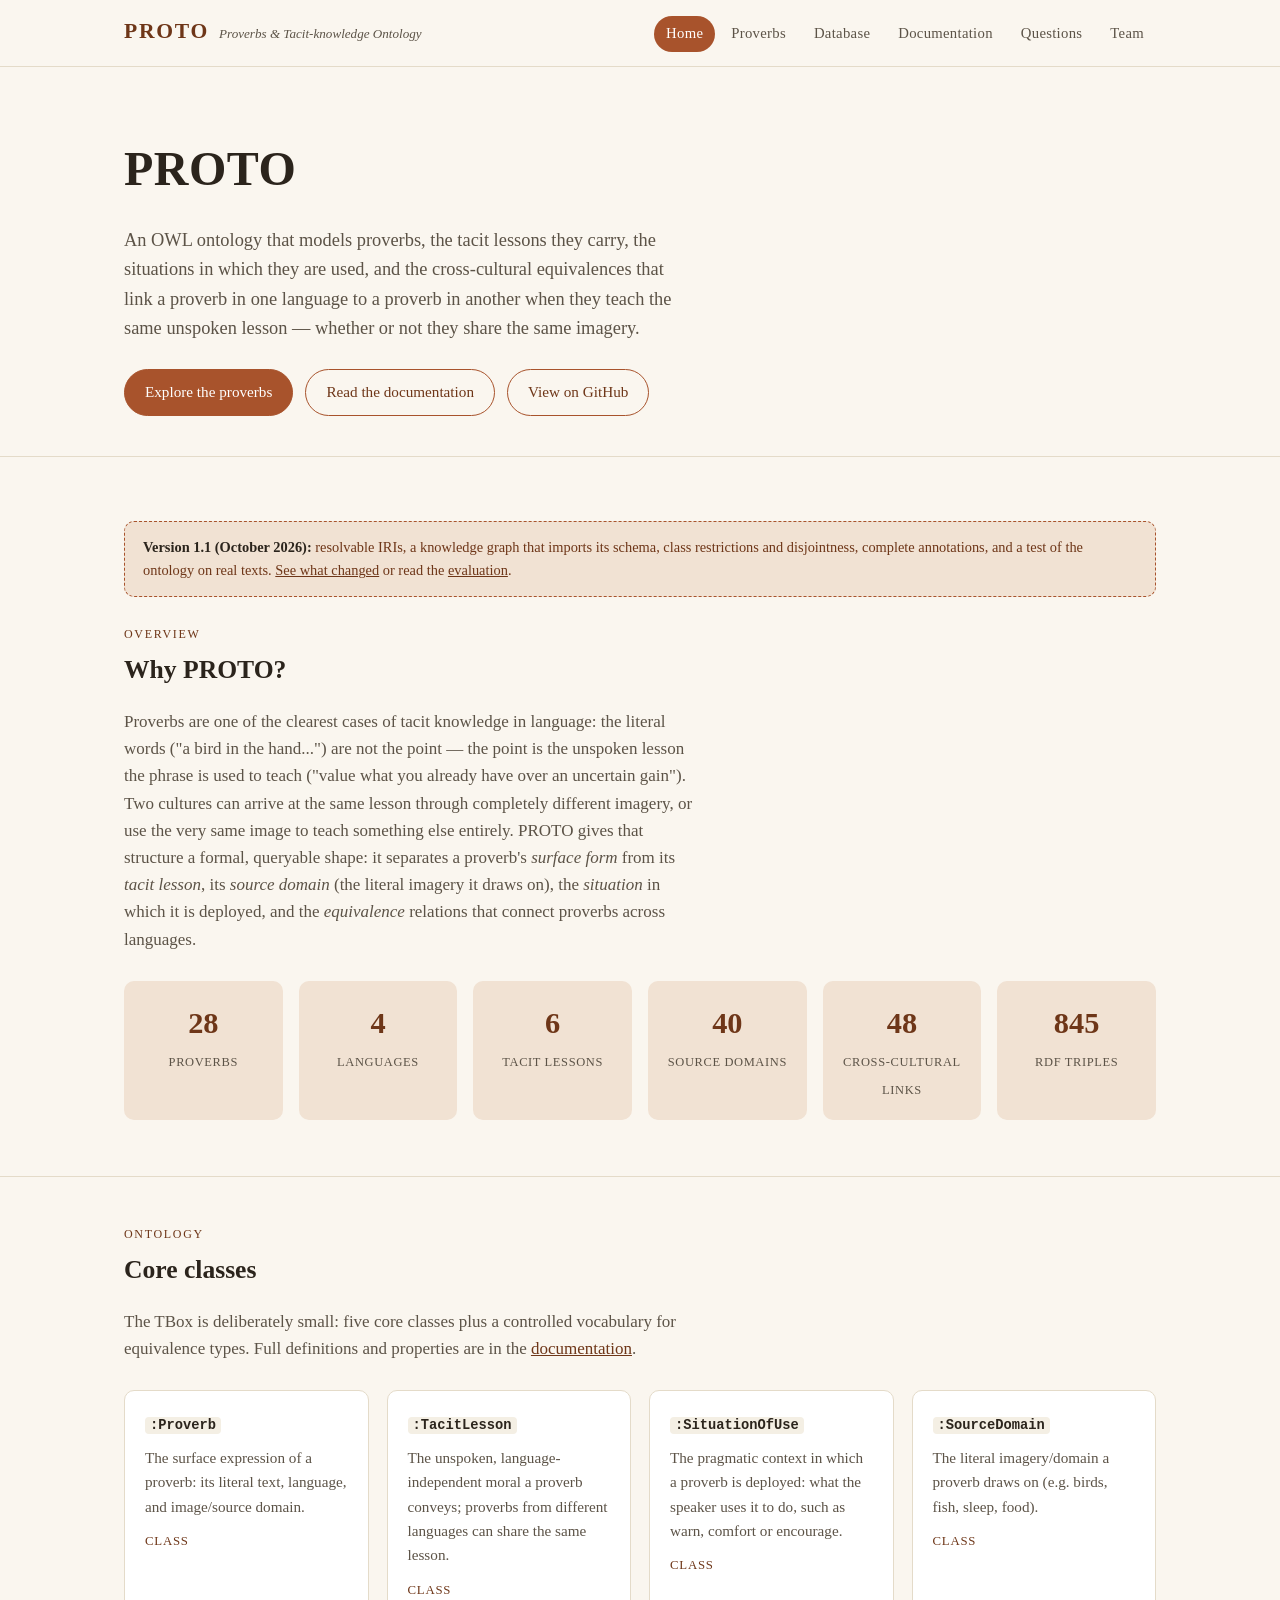
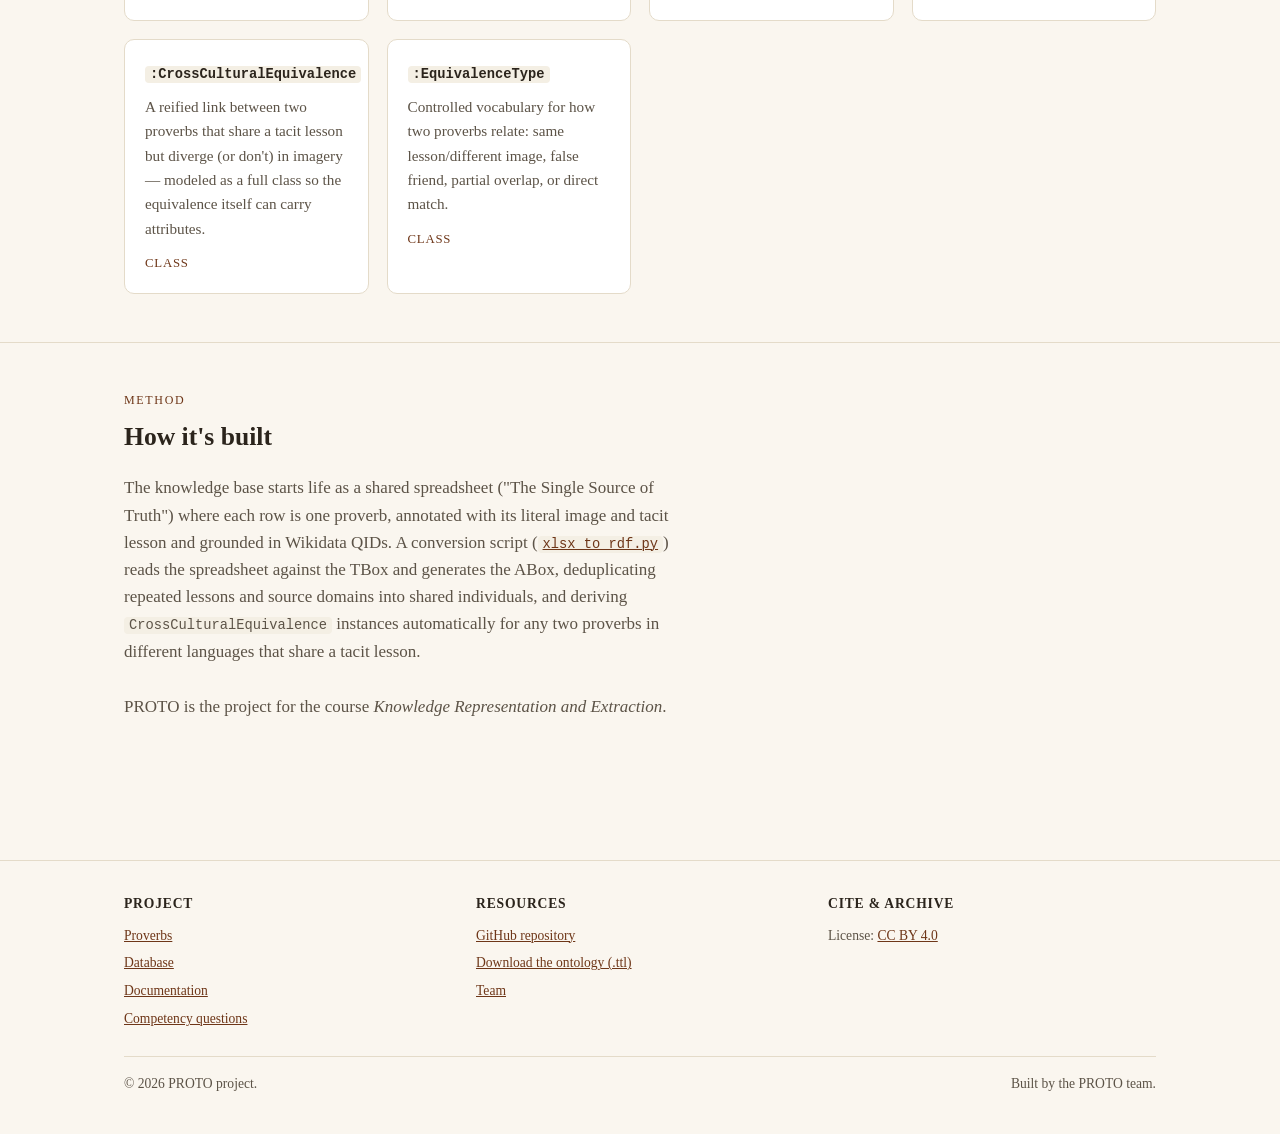
<file: docs/index.html>
<!doctype html>
<html lang="en">
<head>
  <meta charset="utf-8">
  <meta name="viewport" content="width=device-width, initial-scale=1, viewport-fit=cover">
  <title>PROTO — Proverbs &amp; Tacit-knowledge Ontology</title>
  <meta name="description" content="PROTO models proverbs across languages, the unspoken lessons they carry, the situations they're used in, and cross-cultural equivalences between them.">
  <link rel="stylesheet" href="assets/css/style.css">
</head>
<body>

  <header class="site-header">
    <div class="nav-inner">
      <a class="brand" href="index.html">
        <span class="mark">PROTO</span>
        <span class="tagline">Proverbs &amp; Tacit-knowledge Ontology</span>
      </a>
      <nav class="site-nav" aria-label="Main">
        <ul>
          <li><a href="index.html" aria-current="page">Home</a></li>
          <li><a href="proverbs.html">Proverbs</a></li>
          <li><a href="database.html">Database</a></li>
          <li><a href="documentation.html">Documentation</a></li>
          <li><a href="questions.html">Questions</a></li>
          <li><a href="team.html">Team</a></li>
        </ul>
      </nav>
    </div>
  </header>

  <main>
    <section class="hero">
      <div class="wrap">
        <h1>PROTO</h1>
        <p class="lede">
          An OWL ontology that models proverbs, the tacit lessons they carry, the situations
          in which they are used, and the cross-cultural equivalences that link a proverb in
          one language to a proverb in another when they teach the same unspoken lesson —
          whether or not they share the same imagery.
        </p>
        <div class="cta-row">
          <a class="btn solid" href="proverbs.html">Explore the proverbs</a>
          <a class="btn" href="documentation.html">Read the documentation</a>
          <a class="btn" href="https://github.com/callmesevda/KR-Project" target="_blank" rel="noopener">View on GitHub</a>
        </div>
      </div>
    </section>

    <section id="overview">
      <div class="wrap">
        <div class="notice" style="margin-bottom:28px;">
          <strong>Version 1.1 (October 2026):</strong> resolvable IRIs, a knowledge graph that
          imports its schema, class restrictions and disjointness, complete annotations, and
          a test of the ontology on real texts.
          <a href="database.html#v11">See what changed</a> or read the
          <a href="questions.html#evaluation">evaluation</a>.
        </div>
        <p class="section-kicker">Overview</p>
        <h2 class="section-title">Why PROTO?</h2>
        <p class="section-intro">
          Proverbs are one of the clearest cases of tacit knowledge in language: the literal
          words ("a bird in the hand...") are not the point — the point is the unspoken lesson
          the phrase is used to teach ("value what you already have over an uncertain gain").
          Two cultures can arrive at the same lesson through completely different imagery, or
          use the very same image to teach something else entirely. PROTO gives that structure
          a formal, queryable shape: it separates a proverb's <em>surface form</em> from its
          <em>tacit lesson</em>, its <em>source domain</em> (the literal imagery it draws on),
          the <em>situation</em> in which it is deployed, and the <em>equivalence</em> relations
          that connect proverbs across languages.
        </p>

        <div class="stat-row">
          <div class="stat"><span class="num">28</span><span class="label">Proverbs</span></div>
          <div class="stat"><span class="num">4</span><span class="label">Languages</span></div>
          <div class="stat"><span class="num">6</span><span class="label">Tacit lessons</span></div>
          <div class="stat"><span class="num">40</span><span class="label">Source domains</span></div>
          <div class="stat"><span class="num">48</span><span class="label">Cross-cultural links</span></div>
          <div class="stat"><span class="num">845</span><span class="label">RDF triples</span></div>
        </div>
      </div>
    </section>

    <section id="classes">
      <div class="wrap">
        <p class="section-kicker">Ontology</p>
        <h2 class="section-title">Core classes</h2>
        <p class="section-intro">
          The TBox is deliberately small: five core classes plus a controlled vocabulary for
          equivalence types. Full definitions and properties are in the
          <a href="documentation.html">documentation</a>.
        </p>
        <div class="grid">
          <div class="card">
            <h3><code>:Proverb</code></h3>
            <p>The surface expression of a proverb: its literal text, language, and image/source domain.</p>
            <div class="meta">Class</div>
          </div>
          <div class="card">
            <h3><code>:TacitLesson</code></h3>
            <p>The unspoken, language-independent moral a proverb conveys; proverbs from different languages can share the same lesson.</p>
            <div class="meta">Class</div>
          </div>
          <div class="card">
            <h3><code>:SituationOfUse</code></h3>
            <p>The pragmatic context in which a proverb is deployed: what the speaker uses it to do, such as warn, comfort or encourage.</p>
            <div class="meta">Class</div>
          </div>
          <div class="card">
            <h3><code>:SourceDomain</code></h3>
            <p>The literal imagery/domain a proverb draws on (e.g. birds, fish, sleep, food).</p>
            <div class="meta">Class</div>
          </div>
          <div class="card">
            <h3><code>:CrossCulturalEquivalence</code></h3>
            <p>A reified link between two proverbs that share a tacit lesson but diverge (or don't) in imagery — modeled as a full class so the equivalence itself can carry attributes.</p>
            <div class="meta">Class</div>
          </div>
          <div class="card">
            <h3><code>:EquivalenceType</code></h3>
            <p>Controlled vocabulary for how two proverbs relate: same lesson/different image, false friend, partial overlap, or direct match.</p>
            <div class="meta">Class</div>
          </div>
        </div>
      </div>
    </section>

    <section id="pipeline">
      <div class="wrap">
        <p class="section-kicker">Method</p>
        <h2 class="section-title">How it's built</h2>
        <p class="section-intro">
          The knowledge base starts life as a shared spreadsheet ("The Single Source of Truth")
          where each row is one proverb, annotated with its literal image and tacit lesson and
          grounded in Wikidata QIDs. A conversion script
          (<a href="https://github.com/callmesevda/KR-Project/blob/main/xlsx_to_rdf.py" target="_blank" rel="noopener"><code>xlsx_to_rdf.py</code></a>)
          reads the spreadsheet against the TBox and generates the ABox, deduplicating
          repeated lessons and source domains into shared individuals, and deriving
          <code>CrossCulturalEquivalence</code> instances automatically for any two proverbs in
          different languages that share a tacit lesson.
        </p>
        <p class="section-intro">
          PROTO is the project for the course <em>Knowledge Representation and Extraction</em>.
        </p>
      </div>
    </section>
  </main>

  <footer class="site-footer">
    <div class="wrap">
      <div class="footer-cols">
        <div>
          <h4>Project</h4>
          <ul>
            <li><a href="proverbs.html">Proverbs</a></li>
            <li><a href="database.html">Database</a></li>
            <li><a href="documentation.html">Documentation</a></li>
            <li><a href="questions.html">Competency questions</a></li>
          </ul>
        </div>
        <div>
          <h4>Resources</h4>
          <ul>
            <li><a href="https://github.com/callmesevda/KR-Project" target="_blank" rel="noopener">GitHub repository</a></li>
            <li><a href="database.html#downloads">Download the ontology (.ttl)</a></li>
            <li><a href="team.html">Team</a></li>
          </ul>
        </div>
        <div>
          <h4>Cite &amp; archive</h4>
          <ul>
            <li>License: <a href="https://creativecommons.org/licenses/by/4.0/" target="_blank" rel="noopener">CC BY 4.0</a></li>
          </ul>
        </div>
      </div>
      <div class="footer-bottom">
        <span>© 2026 PROTO project.</span>
        <span>Built by the PROTO team.</span>
      </div>
    </div>
  </footer>

</body>
</html>
</file>
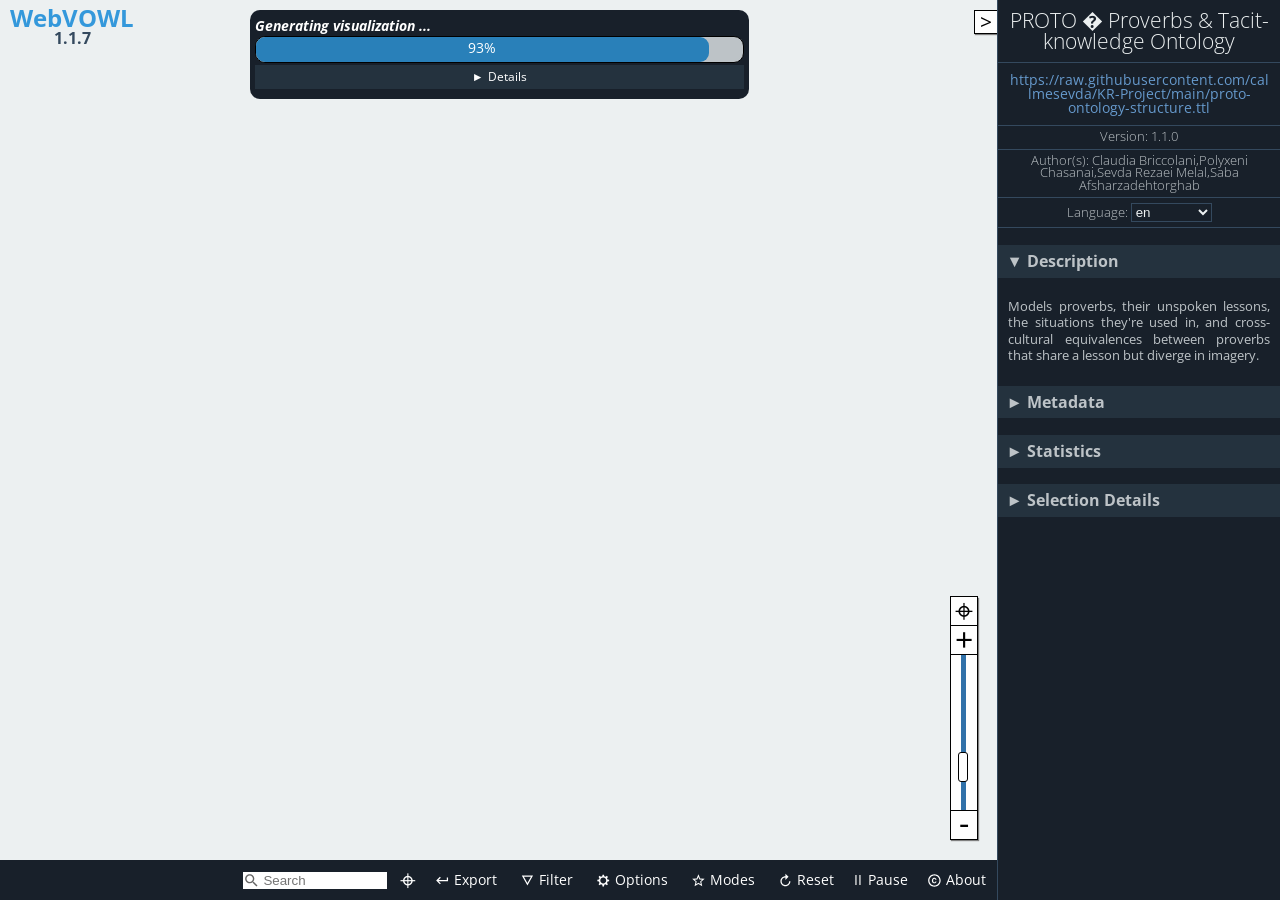
<file: docs/documentation/webvowl/index.html>
<!DOCTYPE html>
<html lang="en-us">

<head>
    <meta charset="utf-8" />
    <meta name="author" content="Vincent Link, Steffen Lohmann, Eduard Marbach, Stefan Negru, Vitalis Wiens" />
    <meta name="keywords" content="webvowl, vowl, visual notation, web ontology language, owl, rdf, ontology visualization, ontologies, semantic web" />
    <meta name="description" content="WebVOWL - Web-based Visualization of Ontologies" />
    <meta name="robots" content="noindex,nofollow" />
    <meta name="viewport" content="width=device-width, initial-scale=1.0, maximum-scale=1.0, user-scalable=no">
    <meta name="apple-mobile-web-app-capable" content="yes">
    <link rel="stylesheet" type="text/css" href="css/webvowl.css" />
    <link rel="stylesheet" type="text/css" href="css/webvowl.app.css" />
    <link rel="icon" href="favicon.ico" type="image/x-icon" />
    <title>WebVOWL</title>
</head>

<body>
    <main>
        <section id="canvasArea">
            <div id="browserCheck" class="hidden">
                WebVOWL does not work properly in Internet Explorer and Microsoft Edge.
                Please use another browser, such as
                <a href="http://www.mozilla.org/firefox/">Mozilla Firefox</a>
                or
                <a href="https://www.google.com/chrome/">Google Chrome</a>,
                to run WebVOWL.
                <label id="killWarning">Hide warning</label>
            </div>

            <div id="logo" class="noselect">
                <h2>WebVOWL
                    <br> <span>1.1.7</span>
                </h2>
            </div>


            <div id="loading-info" class="hidden">
                <div id="loading-progress" style="border-radius: 10px;">
                    <div class="hidden">Loading ontology...</div>
                    <div id="layoutLoadingProgressBarContainer" style="padding-bottom: 0;	white-space: nowrap;	overflow: hidden;	text-overflow: ellipsis;">
                        <h4 id="currentLoadingStep" style="margin: 0;font-style: italic; padding-bottom:0 ;	white-space: nowrap;	overflow: hidden;	text-overflow: ellipsis;">
                            Layout optimization</h4>
                        <div id="progressBarContext">
                            <div id="progressBarValue" class="busyProgressBar"></div>
                        </div>
                    </div>
                    <div id="loadingInfo_msgBox" style="padding-bottom: 0;padding-top:0">
                        <div id="show-loadingInfo-button" class="accordion-trigger noselect">Details</div>
                        <div id="loadingInfo-container">
                            <ul id="bulletPoint_container"></ul>
                        </div>
                    </div>
                    <div>
                        <span id="loadingIndicator_closeButton" class="">Close Warning</span>
                    </div>
                </div>
            </div>

            <div id="additionalInformationContainer">
                <div id="reloadCachedOntology" class="hidden" title="">

                    <svg viewBox="38 -12.5 18 18" class="reloadCachedOntologyIcon btn_shadowed" id="reloadSvgIcon">
                        <g>
                            <text id="svgStringText" dx="5px" dy="-1px" style="font-size:9px;">Reload ontology</text>
                            <path style="fill : #444; stroke-width:0;" d="m 42.277542,5.1367119 c -5.405,0 -10.444,1.577 -14.699,4.282 l -5.75,-5.75 0,16.1100001 16.11,0 -6.395,-6.395 c 3.18,-1.787 6.834,-2.82 10.734,-2.82 12.171,0 22.073,9.902 22.073,22.074 0,2.899 -0.577,5.664 -1.599,8.202 l 4.738,2.762 c 1.47,-3.363 2.288,-7.068 2.288,-10.964 0,-15.164 -12.337,-27.5010001 -27.5,-27.5010001 m 11.5,46.7460001 c -3.179,1.786 -6.826,2.827 -10.726,2.827 -12.171,0 -22.073,-9.902 -22.073,-22.073 0,-2.739 0.524,-5.35 1.439,-7.771 l -4.731,-2.851 c -1.375,3.271 -2.136,6.858 -2.136,10.622 0,15.164 12.336,27.5 27.5,27.5 5.406,0 10.434,-1.584 14.691,-4.289 l 5.758,5.759 0,-16.112 -16.111,0 6.389,6.388 z" transform="matrix(0.20,0,0,0.20,75,-10)">
                            </path>
                        </g>
                    </svg>
                    <span id="reloadCachedOntologyString" class="noselect" style="font-style: italic;font-size: 10px">Loaded cached ontology</span>
                </div>

                <div id="FPS_Statistics" class="hidden debugOption">FPS: 0<br>Nodes: 0<br>Links: 0</div>
                <span class="hidden debugOption" id="modeOfOperationString">mode of operation</span>

            </div>

            <div id="graph"></div>

            <div id="dragDropContainer" class="hidden">
                <div id="drag_dropOverlay"></div>

                <div id="drag_msg">
                    <svg id="drag_svg" style="position: absolute; left:25%;top:25%;width:50%; height:50%">
                        <g id="drag_icon_group">
                            <path id="drag_icon" style="fill : #444; stroke-width:0;" d="m 9.0000002,-8.9899999 -18.0000001,0 c -1.1000001,0 -1.9999991,0.9 -1.9999991,2 l 0,3.99 1.9999991,0 0,-4.01 18.0000001,0 0,14.0299996 -18.0000001,0 0,-4.02 -1.9999991,0 0,4.01 c 0,1.1 0.899999,1.98 1.9999991,1.98 l 18.0000001,0 c 1.1000008,0 2.0000008,-0.88 2.0000008,-1.98 l 0,-13.9999996 c 0,-1.11 -0.9,-2 -2.0000008,-2 z M -1,3.9999997 3.0000001,-3.3898305e-7 -1,-3.9999999 l 0,2.9999996 -9.999999,0 0,1.99999996 9.999999,0 0,3.00000004 z" transform="matrix(5.0,0,0,5.0,0,0)">
                            </path>
                            <path id="drag_icon_drop" class="hidden" style="fill : #444; stroke-width:0;" d="m 8.9900008,8.9999991 0,-18.0000001 c 0,-1.1 -0.9,-1.999999 -2,-1.999999 l -3.99,0 0,1.999999 4.01,0 0,18.0000001 -14.0299996,0 0,-18.0000001 4.02,0 0,-1.999999 -4.01,0 c -1.1,0 -1.98,0.899999 -1.98,1.999999 l 0,18.0000001 c 0,1.1000009 0.88,2.0000009 1.98,2.0000009 l 13.9999996,0 c 1.11,0 2,-0.9 2,-2.0000009 z M -3.9999988,-1.0000011 1.2389831e-6,2.999999 4.0000008,-1.0000011 l -2.9999996,0 0,-9.9999989 -1.99999996,0 0,9.9999989 -3.00000004,0 z" transform="matrix(5.0,0,0,5.0,0,0)">
                            </path>
                        </g>
                    </svg>
                    <span id="drag_msg_text" style="font-size:14px">Drag ontology file here.</span>
                </div>
            </div>
            <div class="noselect">
                <span id="leftSideBarCollapseButton" class="btn_shadowed hidden"> > </span>
            </div>
            <div class="noselect"><span id="sidebarExpandButton" class="btn_shadowed"> > </span></div>

            <div id="containerForLeftSideBar">
                <div id="leftSideBar">
                    <div id="leftSideBarContent" class="hidden">
                        <h2 id="leftHeader">Default Element</h2>
                        <h3 class=" selectedDefaultElement accordion-trigger noselect accordion-trigger-active" id="defaultClass" title="owl:Class">Class: owl:Class
                        </h3>
                        <div id="classContainer" class="accordion-container ">
                        </div>
                        <h3 class="selectedDefaultElement accordion-trigger noselect accordion-trigger-active" title="owl:objectProperty" id="defaultProperty">Property: owl:objectProperty
                        </h3>
                        <div id="propertyContainer" class="accordion-container ">
                        </div>
                        <h3 class="selectedDefaultElement accordion-trigger noselect accordion-trigger-active" title="rdfs:Literal" id="defaultDatatype">Datatype: rdfs:Literal
                        </h3>
                        <div id="datatypeContainer" class="accordion-container ">
                        </div>
                    </div>
                </div>
            </div>
            <div id="menuContainer">
                <!--Ontology Menu-->
                <ul id="m_select" class="toolTipMenu noselect">
                    <li><a href="#foaf" id="foaf">Friend of a Friend (FOAF) vocabulary</a></li>
                    <li><a href="#goodrelations" id="goodrelations">GoodRelations Vocabulary for E-Commerce</a></li>
                    <li><a href="#muto" id="muto">Modular and Unified Tagging Ontology (MUTO)</a></li>
                    <li><a href="#ontovibe" id="ontovibe">Ontology Visualization Benchmark (OntoViBe)</a></li>
                    <li><a href="#personasonto" id="personasonto">Personas Ontology (PersonasOnto)</a></li>
                    <li><a href="#sioc" id="sioc">SIOC (Semantically-Interlinked Online Communities) Core Ontology</a></li>


                    <li class="option" id="converter-option">
                        <form class="converter-form" id="iri-converter-form">
                            <label for="iri-converter-input">Custom Ontology:</label>

                            <input type="text" id="iri-converter-input" placeholder="Enter ontology IRI">
                            <button type="submit" id="iri-converter-button" disabled>Visualize</button>
                        </form>
                        <div class="converter-form">
                            <input class="hidden" type="file" id="file-converter-input" autocomplete="off">
                            <label class="truncate" id="file-converter-label" for="file-converter-input">Select ontology
                                file</label>
                            <button type="submit" id="file-converter-button" disabled>
                                Upload
                            </button>

                        </div>
                        <div id="emptyContainer">
                            <a href="#opts=editorMode=true;#new_ontology1" id="empty" style="pointer-events:none; padding-left:0">Create new ontology</a>
                        </div>
                        <div>
                            <!--<button class="debugOption" type="submit" id="direct-text-input">-->
                            <!--Direct input-->
                            <!--</button>-->
                        </div>
                    </li>

                </ul>
                <!--Export Menu-->
                <ul id="m_export" class="toolTipMenu noselect">
                    <li><a href="#" download id="exportJson">Export as JSON</a></li>
                    <li><a href="#" download id="exportSvg">Export as SVG</a></li>
                    <li><a href="#" download id="exportTex">Export as TeX <label style="font-size: 10px">(alpha)</label></a>
                    </li>
                    <li><a href="#" download id="exportTurtle">Export as TTL <label style="font-size: 10px">(alpha)</label></a>
                    </li>

                    <li class="option" id="emptyLiHover">
                        <div>
                            <form class="converter-form" id="url-copy-form">
                                <label for="exportedUrl">Export as URL:</label>
                                <input type="text" id="exportedUrl" placeholder="#">
                                <button id="copyBt" title="Copy to clipboard">Copy</button>
                            </form>
                        </div>
                    </li>
                </ul>
                <!--Filter Menu-->
                <ul id="m_filter" class="toolTipMenu noselect">
                    <li class="toggleOption" id="datatypeFilteringOption"></li>
                    <li class="toggleOption" id="objectPropertyFilteringOption"></li>
                    <li class="toggleOption" id="subclassFilteringOption"></li>
                    <li class="toggleOption" id="disjointFilteringOption"></li>
                    <li class="toggleOption" id="setOperatorFilteringOption"></li>
                    <li class="slideOption" id="nodeDegreeFilteringOption"></li>
                </ul>
                <!--Options Menu -->
                <ul id="m_config" class="toolTipMenu noselect">
                    <li class="toggleOption" id="zoomSliderOption"></li>

                    <li class="slideOption" id="classSliderOption"></li>
                    <li class="slideOption" id="datatypeSliderOption"></li>
                    <li class="toggleOption" id="dynamicLabelWidth"></li>
                    <li class="slideOption" id="maxLabelWidthSliderOption"></li>
                    <li class="toggleOption" id="nodeScalingOption"></li>
                    <li class="toggleOption" id="compactNotationOption"></li>
                    <li class="toggleOption" id="colorExternalsOption"></li>
                </ul>
                <!--Modes Menu -->
                <ul id="m_modes" class="toolTipMenu noselect">
                    <li class="toggleOption" id="editMode"></li>
                    <li class="toggleOption" id="pickAndPinOption"></li>
                </ul>

                <!--Debug Menu -->
                <ul id="m_debug" class="toolTipMenu noselect">
                    <li class=" toggleOption" id="useAccuracyHelper"></li>
                    <li class=" toggleOption" id="showDraggerObject"></li>
                    <li class=" toggleOption" id="showFPS_Statistics"></li>
                    <li class=" toggleOption" id="showModeOfOperation"></li>
                </ul>


                <!--About Menu-->
                <ul id="m_about" class="toolTipMenu">
                    <li><a href="license.txt" target="_blank">MIT License &copy; 2014-2019</a></li>
                    <li id="credits" class="option">WebVOWL Developers:<br />
                        Vincent Link, Steffen Lohmann, Eduard Marbach, Stefan Negru, Vitalis Wiens
                    </li>
                    <li id="credits" class="option">WIDOCO integration:<br /> Daniel Garijo, Jacobus Geluk
                    </li>

                    <li><a href="http://vowl.visualdataweb.org/webvowl.html#releases" target="_blank">Version: <%= version
                    %><br />(release history)</a></li>

                    <li><a href="http://purl.org/vowl/" target="_blank">VOWL Specification &raquo;</a></li>
                </ul>
                <ul id="m_search" class="toolTipMenu"></ul>
            </div>
            <div class="noselect" id="swipeBarContainer">
                <ul id="menuElementContainer">
                    <li id="c_search" class="inner-addon left-addon">
                        <i class="searchIcon">
                            <svg viewBox="0 0 24 24" height="100%" width="100%" style="pointer-events: none; display: block;">
                                <g>
                                    <path id="magnifyingGlass" style="fill : #666; stroke-width:0;" d="M15.5 14h-.79l-.28-.27C15.41 12.59 16 11.11 16 9.5 16 5.91 13.09 3 9.5 3S3 5.91 3 9.5 5.91 16 9.5 16c1.61 0 3.09-.59 4.23-1.57l.27.28v.79l5 4.99L20.49 19l-4.99-5zm-6 0C7.01 14 5 11.99 5 9.5S7.01 5 9.5 5 14 7.01 14 9.5 11.99 14 9.5 14z">
                                    </path>
                                </g>
                            </svg>
                        </i>
                        <input class="searchInputText" type="text" id="search-input-text" placeholder="Search">
                    </li>
                    <li id="c_locate">
                        <a style="padding: 0 8px 5px 8px;" draggable="false" title="Nothing to locate, enter search term." href="#" id="locateSearchResult">&#8982;
                        </a>
                    </li>
                    <!--
                    <li id="c_select">
                        <a draggable="false" href="#">
                            <i>
                                <svg viewBox="0 0 24 24" class="menuElementSvgElement">
                                    <g>
                                        <path style="fill : #fff; stroke-width:0;" d="M3 15h18v-2H3v2zm0 4h18v-2H3v2zm0-8h18V9H3v2zm0-6v2h18V5H3z" transform="matrix(0.75,0,0,0.75,3.5,2.5)">
                                        </path>
                                    </g>
                                </svg>
                            </i> Ontology</a>
                    </li>-->
                    <li id="c_export"><a draggable="false" href="#">
                            <i>
                                <svg viewBox="0 0 24 24" class="menuElementSvgElement">
                                    <g>
                                        <path style="fill : #fff; stroke-width:0;" d="M19 7v4H5.83l3.58-3.59L8 6l-6 6 6 6 1.41-1.41L5.83 13H21V7z" transform="matrix(0.75,0,0,0.75,3.5,2.5)">
                                        </path>
                                    </g>
                                </svg>
                            </i> Export</a></li>
                    <li id="c_filter"><a draggable="false" href="#">
                            <i>
                                <svg viewBox="0 0 24 24" class="menuElementSvgElement">
                                    <g>
                                        <path style="fill : #fff; stroke-width:0;" d="M3 4l9 16 9-16H3zm3.38 2h11.25L12 16 6.38 6z" transform="matrix(0.75,0,0,0.75,3.5,2.5)">
                                        </path>
                                    </g>
                                </svg>
                            </i>Filter</a></li>
                    <li id="c_config"><a draggable="false" href="#">
                            <i>
                                <svg viewBox="0 0 24 24" class="menuElementSvgElement">
                                    <g>
                                        <path style="fill : #fff; stroke-width:0;" d="m 21.163138,13.127428 0,-2.356764 -2.546629,-0.424622 C 18.439272,9.5807939 18.137791,8.8661419 17.733863,8.218291 L 19.2356,6.116978 17.569296,4.450673 15.466841,5.951269 C 14.818953,5.548483 14.104338,5.24586 13.33909,5.067482 l -0.424622,-2.545488 -2.356764,0 -0.424622,2.545488 C 9.3689769,5.24586 8.6531829,5.548519 8.0053319,5.951269 l -2.102455,-1.500596 -1.666304,1.666305 1.501737,2.101313 c -0.403928,0.6467469 -0.705409,1.3625029 -0.882646,2.127751 l -2.546629,0.424622 0,2.356764 2.546629,0.424622 c 0.177237,0.765248 0.478718,1.4799 0.882646,2.127751 l -1.501737,2.102455 1.666304,1.666304 2.103596,-1.501737 c 0.646747,0.403928 1.362504,0.705409 2.1266091,0.882646 l 0.424622,2.546629 2.356764,0 0.424622,-2.546629 c 0.764106,-0.177237 1.4799,-0.478718 2.127751,-0.882646 l 2.102455,1.501737 1.666304,-1.666304 -1.501737,-2.102455 c 0.403928,-0.647888 0.705409,-1.363645 0.882646,-2.127751 l 2.546629,-0.424622 z m -9.427053,3.535144 c -2.6030431,0 -4.7135241,-2.110517 -4.7135241,-4.713527 0,-2.6030071 2.110518,-4.713525 4.7135241,-4.713525 2.60301,0 4.713527,2.1105179 4.713527,4.713525 0,2.60301 -2.110481,4.713527 -4.713527,4.713527 z" transform="matrix(0.75,0,0,0.75,3.5,2.5)">
                                        </path>
                                    </g>
                                </svg>
                            </i>Options</a>
                    </li>
                    <li id="c_modes"><a draggable="false" href="#">
                            <i>
                                <svg viewBox="0 0 24 24" class="menuElementSvgElement">
                                    <g>
                                        <path style="fill : #fff; stroke-width:0;" d="M22 9.24l-7.19-.62L12 2 9.19 8.63 2 9.24l5.46 4.73L5.82 21 12 17.27 18.18 21l-1.63-7.03L22 9.24zM12 15.4l-3.76 2.27 1-4.28-3.32-2.88 4.38-.38L12 6.1l1.71 4.04 4.38.38-3.32 2.88 1 4.28L12 15.4z" transform="matrix(0.75,0,0,0.75,3.5,2.5)">
                                        </path>
                                    </g>
                                </svg>
                            </i>Modes</a></li>
                    <li id="c_reset"><a draggable="false" id="reset-button" href="#" type="reset">
                            <i>
                                <svg viewBox="0 0 24 24" class="menuElementSvgElement">
                                    <g>
                                        <path style="fill : #fff; stroke-width:0;" d="m 12,5 0,-4 5,5 -5,5 0,-4 c -3.31,0 -6,2.69 -6,6 0,3.31 2.69,6 6,6 3.31,0 6,-2.69 6,-6 l 2,0 c 0,4.42 -3.58,8 -8,8 C 7.58,21 4,17.42 4,13 4,8.58 7.58,5 12,5 Z" transform="matrix(0.75,0,0,0.75,3.5,2.5)">
                                        </path>
                                    </g>
                                </svg>
                            </i>Reset</a></li>
                    <li id="c_pause"><a draggable="false" id="pause-button" href="#" style="padding: 9px 8px 12px 8px;">Pause</a>
                    </li>
                    <li id="c_debug" class="debugOption"><a id="debugMenuHref" draggable="false" href="#">
                            <i>
                                <svg viewBox="0 0 24 24" class="menuElementSvgElement">
                                    <g>
                                        <path style="fill : #fff; stroke-width:0;" d="M 20,8 17.19,8 C 16.74,7.22 16.12,6.55 15.37,6.04 L 17,4.41 15.59,3 13.42,5.17 C 12.96,5.06 12.49,5 12,5 11.51,5 11.04,5.06 10.59,5.17 L 8.41,3 7,4.41 8.62,6.04 C 7.88,6.55 7.26,7.22 6.81,8 L 4,8 4,10 6.09,10 C 6.04,10.33 6,10.66 6,11 l 0,1 -2,0 0,2 2,0 0,1 c 0,0.34 0.04,0.67 0.09,1 L 4,16 l 0,2 2.81,0 c 1.04,1.79 2.97,3 5.19,3 2.22,0 4.15,-1.21 5.19,-3 l 2.81,0 0,-2 -2.09,0 C 17.96,15.67 18,15.34 18,15 l 0,-1 2,0 0,-2 -2,0 0,-1 c 0,-0.34 -0.04,-0.67 -0.09,-1 L 20,10 Z m -4,4 0,3 c 0,0.22 -0.03,0.47 -0.07,0.7 L 15.83,16.35 15.46,17 C 14.74,18.24 13.42,19 12,19 10.58,19 9.26,18.23 8.54,17 L 8.17,16.36 8.07,15.71 C 8.03,15.47 8,15.22 8,15 L 8,11 C 8,10.78 8.03,10.53 8.07,10.3 L 8.17,9.65 8.54,9 C 8.84,8.48 9.26,8.03 9.75,7.69 L 10.32,7.3 11.06,7.12 C 11.37,7.04 11.69,7 12,7 c 0.32,0 0.63,0.04 0.95,0.12 l 0.68,0.16 0.61,0.42 c 0.5,0.34 0.91,0.78 1.21,1.31 l 0.38,0.65 0.1,0.65 C 15.97,10.53 16,10.78 16,11 Z" transform="matrix(0.75,0,0,0.75,3.5,2.5)">
                                        </path>
                                    </g>
                                </svg>
                            </i>
                            Debug</a></li>
                    <li id="c_about"><a draggable="false" href="#">
                            <i>
                                <svg viewBox="0 0 24 24" class="menuElementSvgElement">
                                    <g>
                                        <path style="fill : #fff; stroke-width:0;" d="m 10.08,10.86 c 0.05,-0.33 0.16,-0.62 0.3,-0.87 0.14,-0.25 0.34,-0.46 0.59,-0.62 0.24,-0.15 0.54,-0.22 0.91,-0.23 0.23,0.01 0.44,0.05 0.63,0.13 0.2,0.09 0.38,0.21 0.52,0.36 0.14,0.15 0.25,0.33 0.34,0.53 0.09,0.2 0.13,0.42 0.14,0.64 l 1.79,0 C 15.28,10.33 15.19,9.9 15.02,9.51 14.85,9.12 14.62,8.78 14.32,8.5 14.02,8.22 13.66,8 13.24,7.84 12.82,7.68 12.36,7.61 11.85,7.61 11.2,7.61 10.63,7.72 10.15,7.95 9.67,8.18 9.27,8.48 8.95,8.87 8.63,9.26 8.39,9.71 8.24,10.23 8.09,10.75 8,11.29 8,11.87 l 0,0.27 c 0,0.58 0.08,1.12 0.23,1.64 0.15,0.52 0.39,0.97 0.71,1.35 0.32,0.38 0.72,0.69 1.2,0.91 0.48,0.22 1.05,0.34 1.7,0.34 0.47,0 0.91,-0.08 1.32,-0.23 0.41,-0.15 0.77,-0.36 1.08,-0.63 0.31,-0.27 0.56,-0.58 0.74,-0.94 0.18,-0.36 0.29,-0.74 0.3,-1.15 l -1.79,0 c -0.01,0.21 -0.06,0.4 -0.15,0.58 -0.09,0.18 -0.21,0.33 -0.36,0.46 -0.15,0.13 -0.32,0.23 -0.52,0.3 -0.19,0.07 -0.39,0.09 -0.6,0.1 C 11.5,14.86 11.2,14.79 10.97,14.64 10.72,14.48 10.52,14.27 10.38,14.02 10.24,13.77 10.13,13.47 10.08,13.14 10.03,12.81 10,12.47 10,12.14 l 0,-0.27 c 0,-0.35 0.03,-0.68 0.08,-1.01 z M 12,2 C 6.48,2 2,6.48 2,12 2,17.52 6.48,22 12,22 17.52,22 22,17.52 22,12 22,6.48 17.52,2 12,2 Z m 0,18 C 7.59,20 4,16.41 4,12 4,7.59 7.59,4 12,4 c 4.41,0 8,3.59 8,8 0,4.41 -3.59,8 -8,8 z" transform="matrix(0.75,0,0,0.75,3.5,2.5)">
                                        </path>
                                    </g>
                                </svg>
                            </i>
                            About</a></li>
                </ul>
            </div>
            <div class="noselect" id="scrollRightButton"></div>
            <div class="noselect" id="scrollLeftButton"></div>
            <div id="zoomSlider" class="btn_shadowed">
                <p class="noselect" id="centerGraphButton">&#8982;</p>
                <p class="noselect" id="zoomInButton">+</p>
                <p class="noselect" id="zoomSliderParagraph"></p>
                <p class="noselect" id="zoomOutButton">-</p>
            </div>
        </section>
        <aside id="detailsArea" style="background-color: #18202A;">
            <section id="generalDetailsEdit" class="hidden">
                <h1 id="editHeader" style="font-size: 1.1em;">Editing Options</h1>
                <h3 class="accordion-trigger noselect accordion-trigger-active">Ontology</h3>
                <div>
                    <!--begin of ontology metaData -->
                    <div class="textLineEditWithLabel">
                        <form class="converter-form-Editor " id="titleEditForm">
                            <label class="EditLabelForInput" id="titleEditor-label" for="titleEditor" title="Ontology title as dc:title">Title:</label>
                            <input class="modifiedInputStyle" type="text" id="titleEditor" autocomplete="off" value="">
                        </form>
                    </div>
                    <div class="textLineEditWithLabel">
                        <form class="converter-form-Editor " id="iriEditForm">
                            <label class="EditLabelForInput" id="iriEditor-label" for="iriEditor">IRI:</label>
                            <input type="text" id="iriEditor" autocomplete="off" value="">
                        </form>
                    </div>
                    <div class="textLineEditWithLabel">
                        <form class="converter-form-Editor " id="versionEditForm">
                            <label class="EditLabelForInput" id="versionEditor-label" for="versionEditor" title="Ontology version number as owl:versionInfo">Version:</label>
                            <input type="text" id="versionEditor" value="" autocomplete="off">
                        </form>
                    </div>
                    <div class="textLineEditWithLabel">
                        <form class="converter-form-Editor " id="authorsEditForm">
                            <label class="EditLabelForInput" id="authorsEditor-label" for="authorsEditor" title="Ontology authors as dc:creator">Authors:</label>
                            <input type="text" id="authorsEditor" value="" autocomplete="off">
                        </form>
                    </div>
                    <h4 class="subAccordion accordion-trigger noselect">Prefix</h4>
                    <div class="subAccordionDescription" id="containerForPrefixURL">
                        <div id="prefixURL_Description">
                            <span class="boxed ">Prefix</span>
                            <span class="boxed">IRI</span>
                        </div>
                        <div id="prefixURL_Container"></div>
                        <div align="center" id="containerForAddPrefixButton">
                            <button id="addPrefixButton">Add Prefix</button>
                        </div>
                    </div>
                </div>
                <!--end of ontology metaData -->

                <h3 class="accordion-trigger noselect">Description</h3>
                <div>
                    <textarea rows="4" cols="25" title="Ontology description as dc:description" class="descriptionTextClass" id="descriptionEditor"></textarea>
                </div>
                <h3 class="accordion-trigger noselect accordion-trigger-active">Selected Element</h3>
                <div>
                    <div id="selectedElementProperties" class="hidden">
                        <div class="textLineEditWithLabel">
                            <form class="converter-form-Editor " id="element_iriEditForm">
                                <label class="EditLabelForInput" id="element_iriEditor-label" for="element_iriEditor">IRI:</label>
                                <input type="text" id="element_iriEditor" autocomplete="off" value="">
                            </form>
                        </div>
                        <div class="textLineEditWithLabel">
                            <form class="converter-form-Editor " id="element_labelEditForm">
                                <label class="EditLabelForInput" id="element_labelEditor-label" for="element_labelEditor">Label:</label>
                                <input type="text" id="element_labelEditor" autocomplete="off" value="">
                            </form>
                        </div>
                        <div class="textLineEditWithLabel">
                            <form class="converter-form-Editor" id="typeEditForm">
                                <label class="EditLabelForInput" id="typeEditor-label" for="typeEditor">Type:</label>
                                <select id="typeEditor" class="dropdownMenuClass"></select>
                            </form>
                            <form class="converter-form-Editor" id="typeEditForm_datatype">
                                <label class="EditLabelForInput" id="typeEditor_datatype-label" for="typeEditor_datatype">Datatype:</label>
                                <select id="typeEditor_datatype" class="dropdownMenuClass"></select>
                            </form>
                        </div>
                        <div class="textLineEditWithLabel" id="property_characteristics_Container"> Characteristics:
                            <div id="property_characteristics_Selection" style="padding-top:2px;"></div>
                        </div>

                    </div>
                    <div id="selectedElementPropertiesEmptyHint">
                        Select an element in the visualization.
                    </div>
                </div>

            </section>
            <section id="generalDetails" class="hidden">
                <h1 id="title"></h1>
                <span><a id="about" href=""></a></span>
                <h5>Version: <span id="version"></span></h5>
                <h5>Author(s): <span id="authors"></span></h5>
                <h5>
                    <label>Language: <select id="language" name="language" size="1"></select></label>
                </h5>
                <h3 class="accordion-trigger noselect accordion-trigger-active">Description</h3>
                <div class="accordion-container scrollable">
                    <p id="description"></p>
                </div>
                <h3 class="accordion-trigger noselect">Metadata</h3>
                <div id="ontology-metadata" class="accordion-container"></div>
                <h3 class="accordion-trigger noselect">Statistics</h3>
                <div class="accordion-container">
                    <p class="statisticDetails">Classes: <span id="classCount"></span></p>
                    <p class="statisticDetails">Object prop.: <span id="objectPropertyCount"></span></p>
                    <p class="statisticDetails">Datatype prop.: <span id="datatypePropertyCount"></span></p>
                    <div class="small-whitespace-separator"></div>
                    <p class="statisticDetails">Individuals: <span id="individualCount"></span></p>
                    <div class="small-whitespace-separator"></div>
                    <p class="statisticDetails">Nodes: <span id="nodeCount"></span></p>
                    <p class="statisticDetails">Edges: <span id="edgeCount"></span></p>
                </div>
                <h3 class="accordion-trigger noselect" id="selection-details-trigger">Selection Details</h3>
                <div class="accordion-container" id="selection-details">
                    <div id="classSelectionInformation" class="hidden">
                        <p class="propDetails">Name: <span id="name"></span></p>
                        <p class="propDetails">Type: <span id="typeNode"></span></p>
                        <p class="propDetails">Equiv.: <span id="classEquivUri"></span></p>
                        <p class="propDetails">Disjoint: <span id="disjointNodes"></span></p>
                        <p class="propDetails">Charac.: <span id="classAttributes"></span></p>
                        <p class="propDetails">Individuals: <span id="individuals"></span></p>
                        <p class="propDetails">Description: <span id="nodeDescription"></span></p>
                        <p class="propDetails">Comment: <span id="nodeComment"></span></p>
                    </div>
                    <div id="propertySelectionInformation" class="hidden">
                        <p class="propDetails">Name: <span id="propname"></span></p>
                        <p class="propDetails">Type: <span id="typeProp"></span></p>
                        <p id="inverse" class="propDetails">Inverse: <span></span></p>
                        <p class="propDetails">Domain: <span id="domain"></span></p>
                        <p class="propDetails">Range: <span id="range"></span></p>
                        <p class="propDetails">Subprop.: <span id="subproperties"></span></p>
                        <p class="propDetails">Superprop.: <span id="superproperties"></span></p>
                        <p class="propDetails">Equiv.: <span id="propEquivUri"></span></p>
                        <p id="infoCardinality" class="propDetails">Cardinality: <span></span></p>
                        <p id="minCardinality" class="propDetails">Min. cardinality: <span></span></p>
                        <p id="maxCardinality" class="propDetails">Max. cardinality: <span></span></p>
                        <p class="propDetails">Charac.: <span id="propAttributes"></span></p>
                        <p class="propDetails">Description: <span id="propDescription"></span></p>
                        <p class="propDetails">Comment: <span id="propComment"></span></p>
                    </div>
                    <div id="noSelectionInformation">
                        <p><span>Select an element in the visualization.</span></p>
                    </div>
                </div>
            </section>
        </aside>
        <div id="blockGraphInteractions" class="hidden"></div>
        <div id="WarningErrorMessagesContainer" class="">
            <div id="WarningErrorMessages" class="">
            </div>
        </div>

        <div id="DirectInputContent" class="hidden">
            <div id="direct-text-input-container">
                <textarea rows="4" cols="25" title="Direct Text input as JSON(experimental)" class="directTextInputStyle" id="directInputTextArea"></textarea>
                <div id="di_controls">
                    <ul>
                        <li>
                            <button id="directUploadBtn">Upload</button>
                        </li>
                        <li>
                            <button id="close_directUploadBtn">Close</button>
                        </li>
                        <li id="Error_onLoad" class="hidden">Some text if ERROR</li>
                    </ul>
                </div>
            </div>


        </div>


    </main>
    <script src="js/d3.min.js"></script>
    <script src="js/webvowl.js"></script>
    <script src="js/webvowl.app.js"></script>
    <script>
        window.onload = webvowl.app().initialize;
    </script>
</body>

</html>
</file>
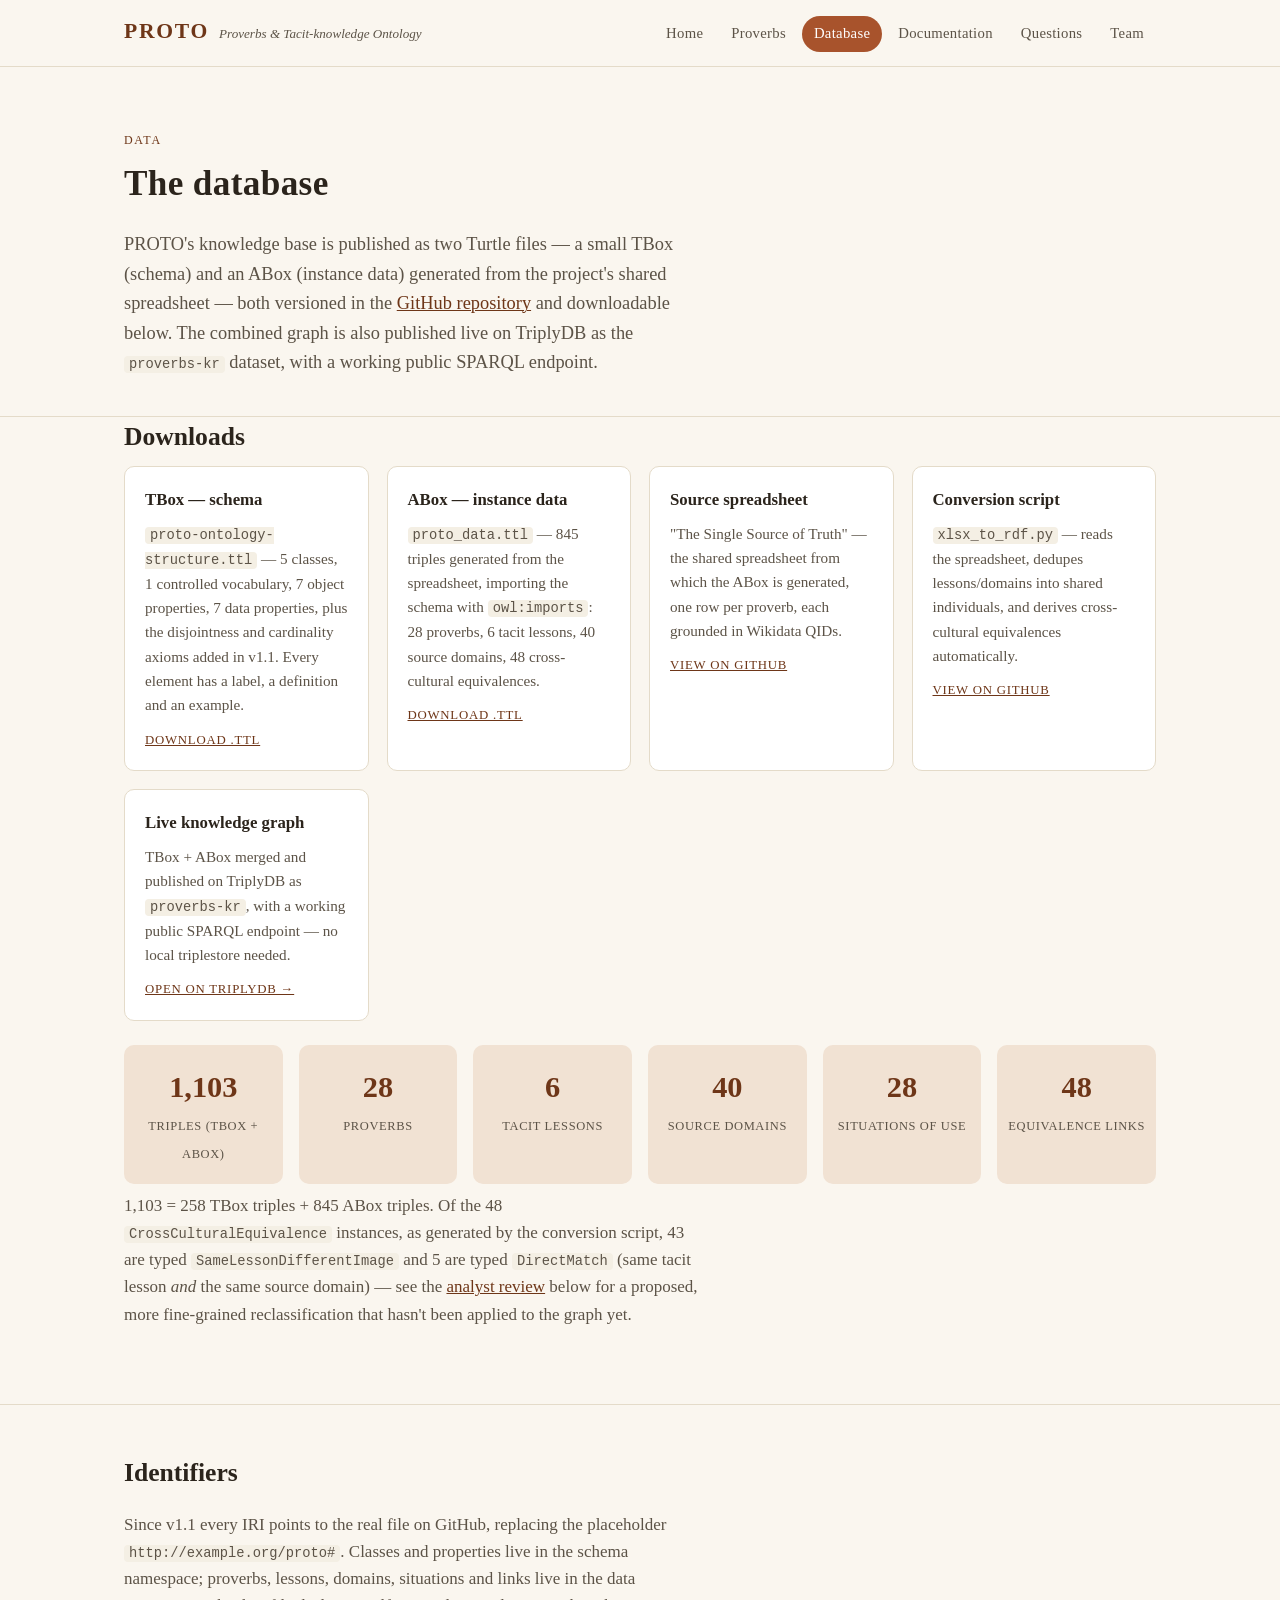
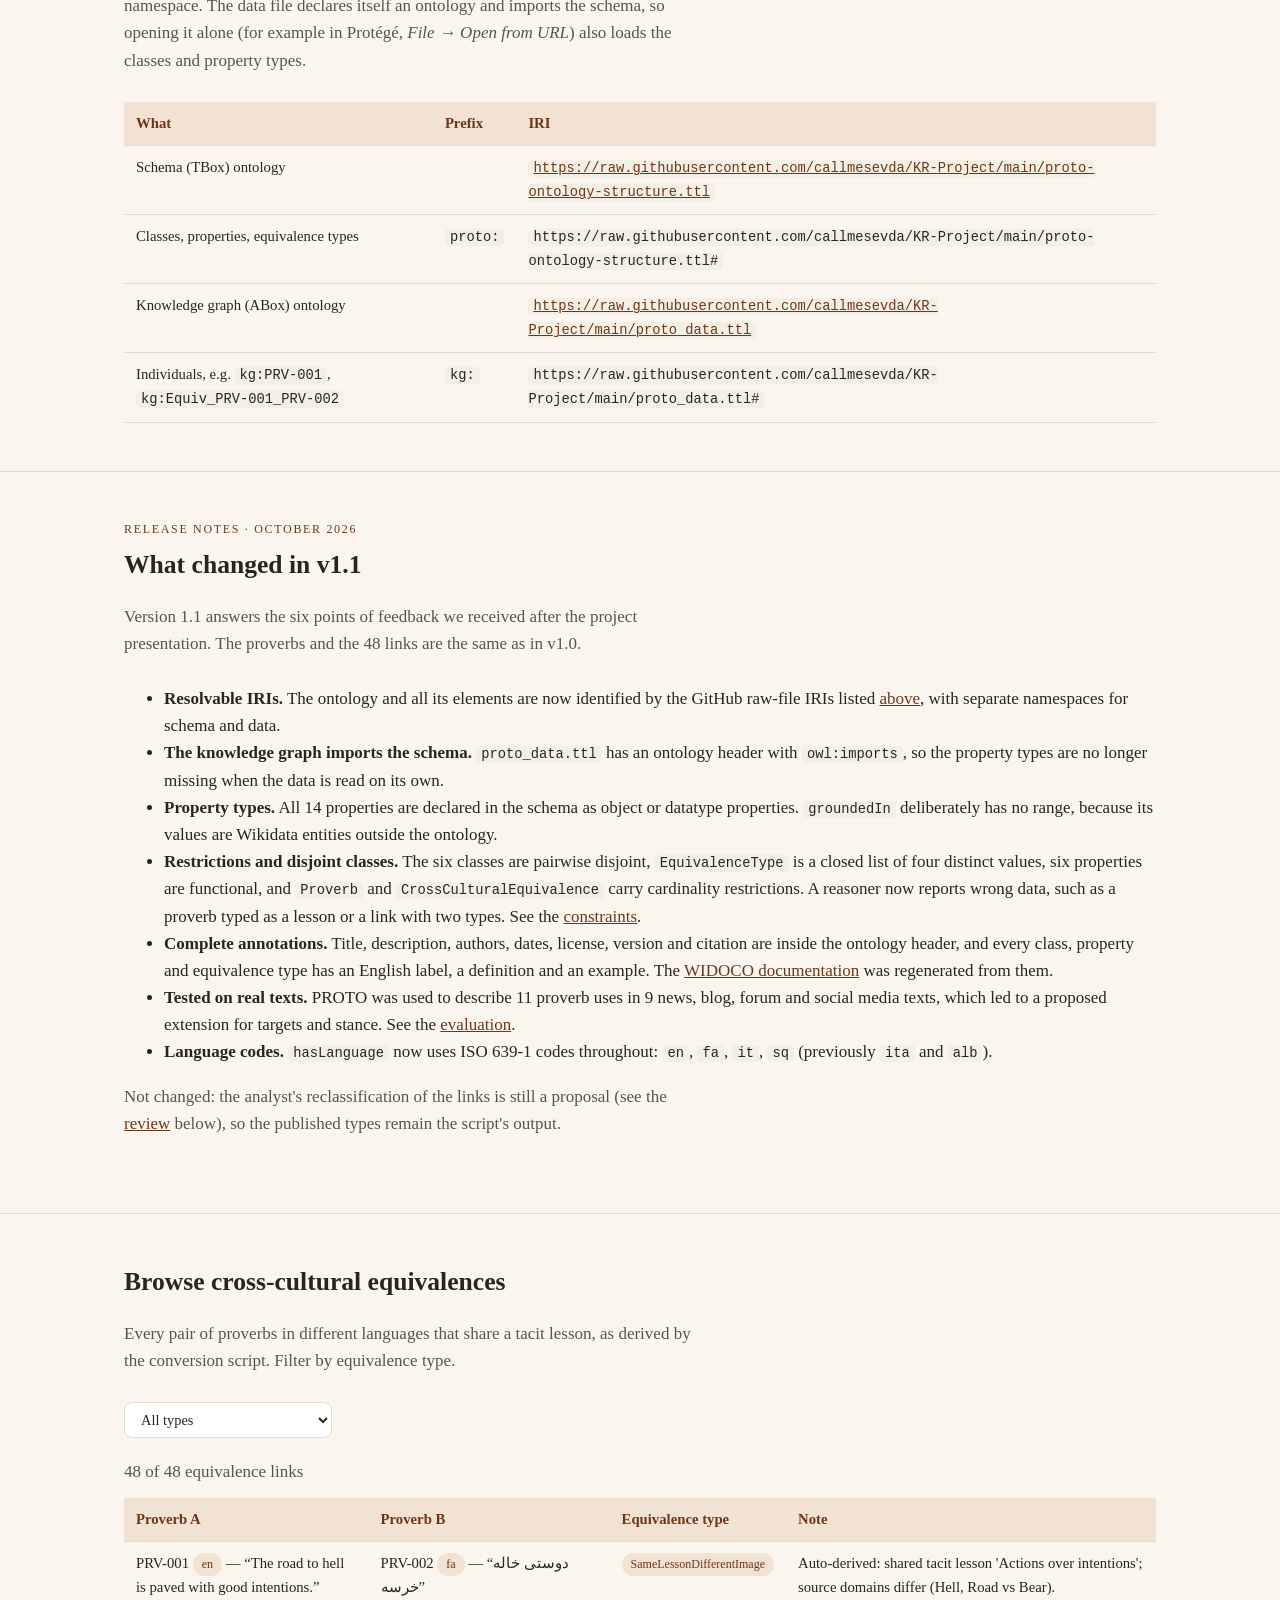
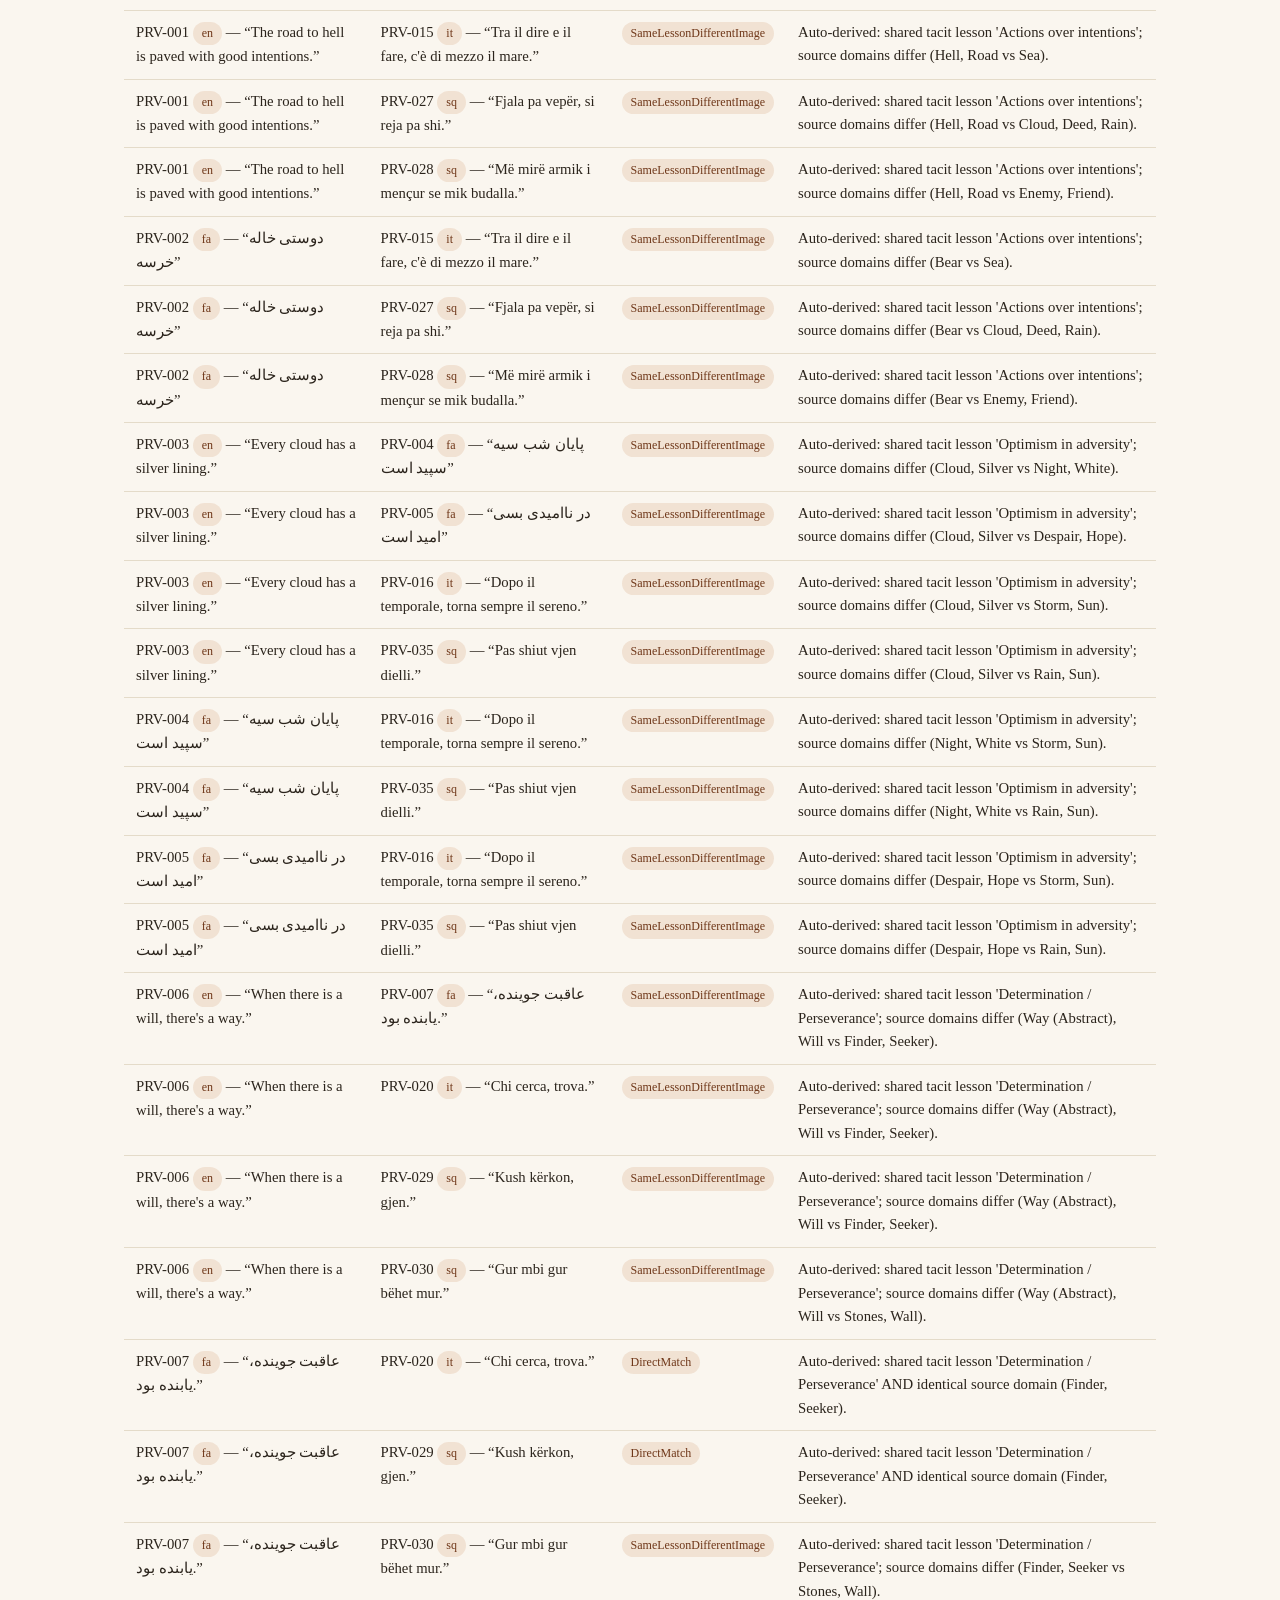
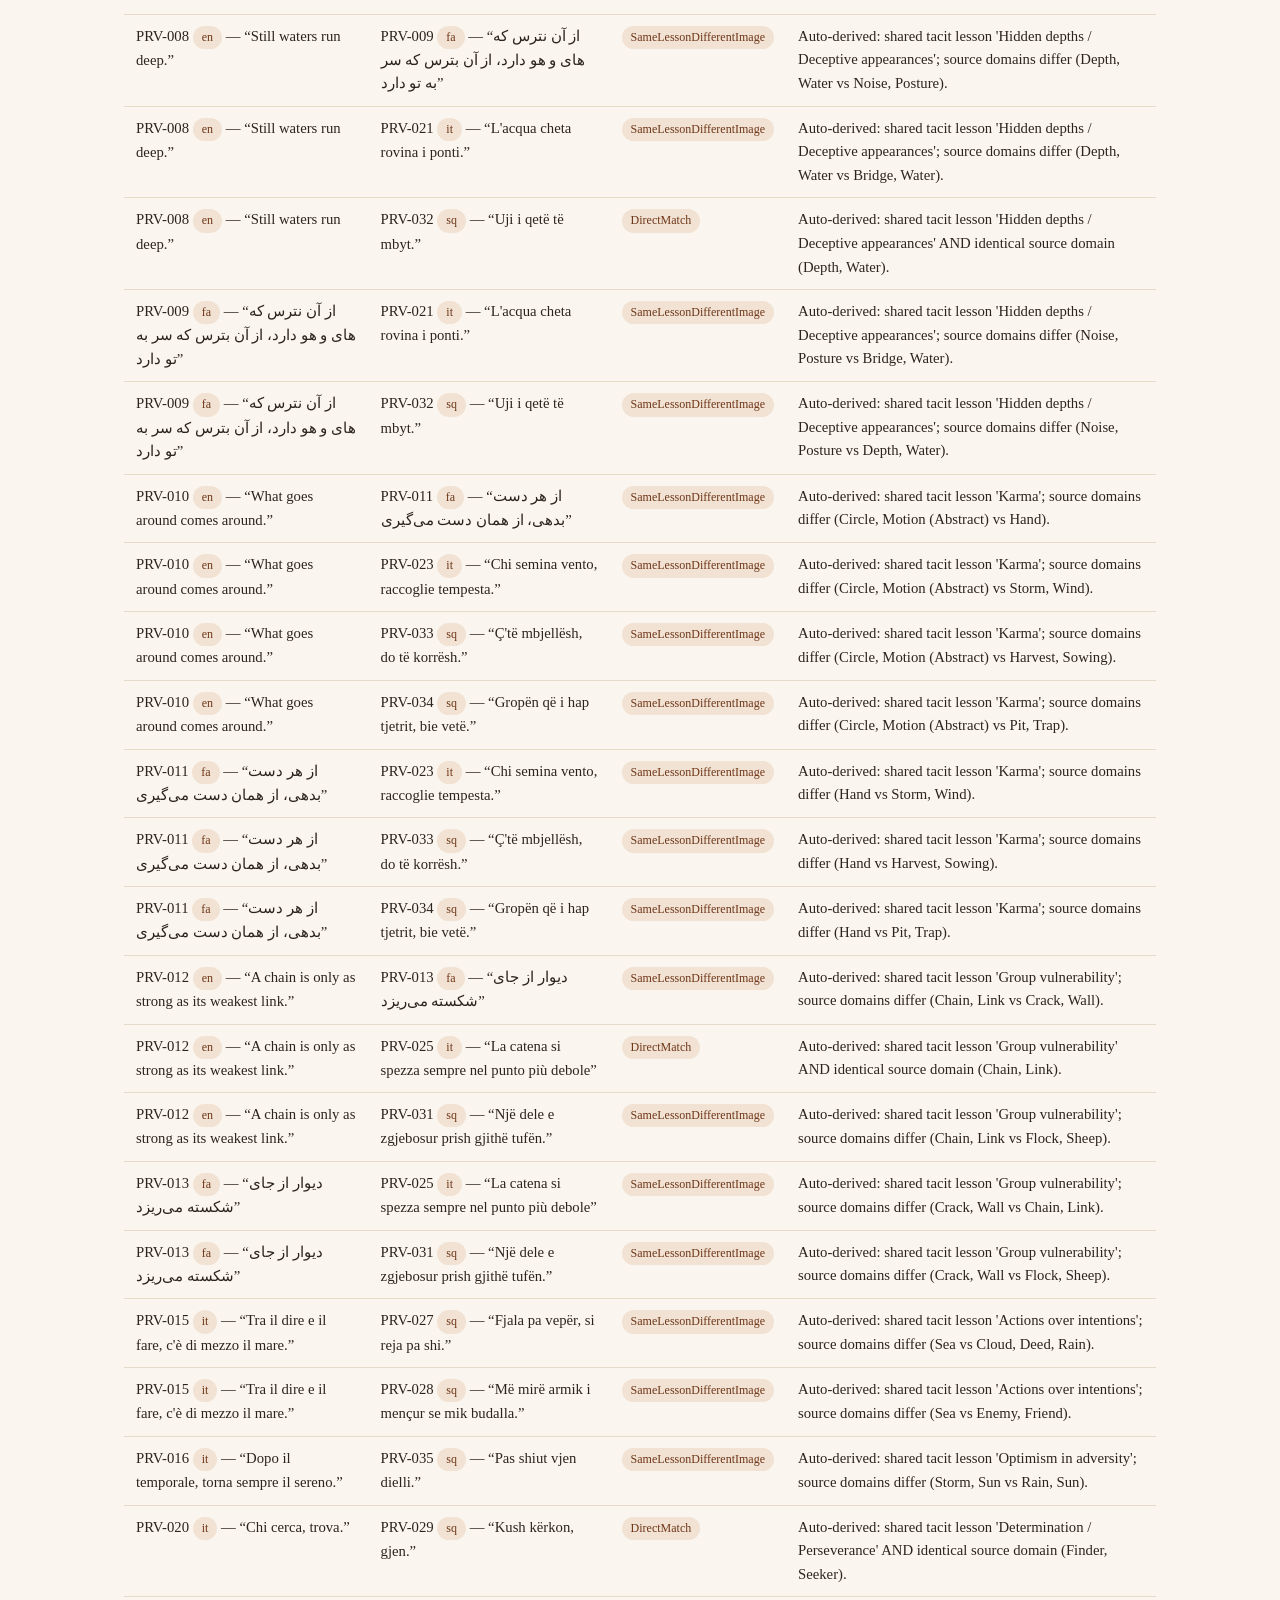
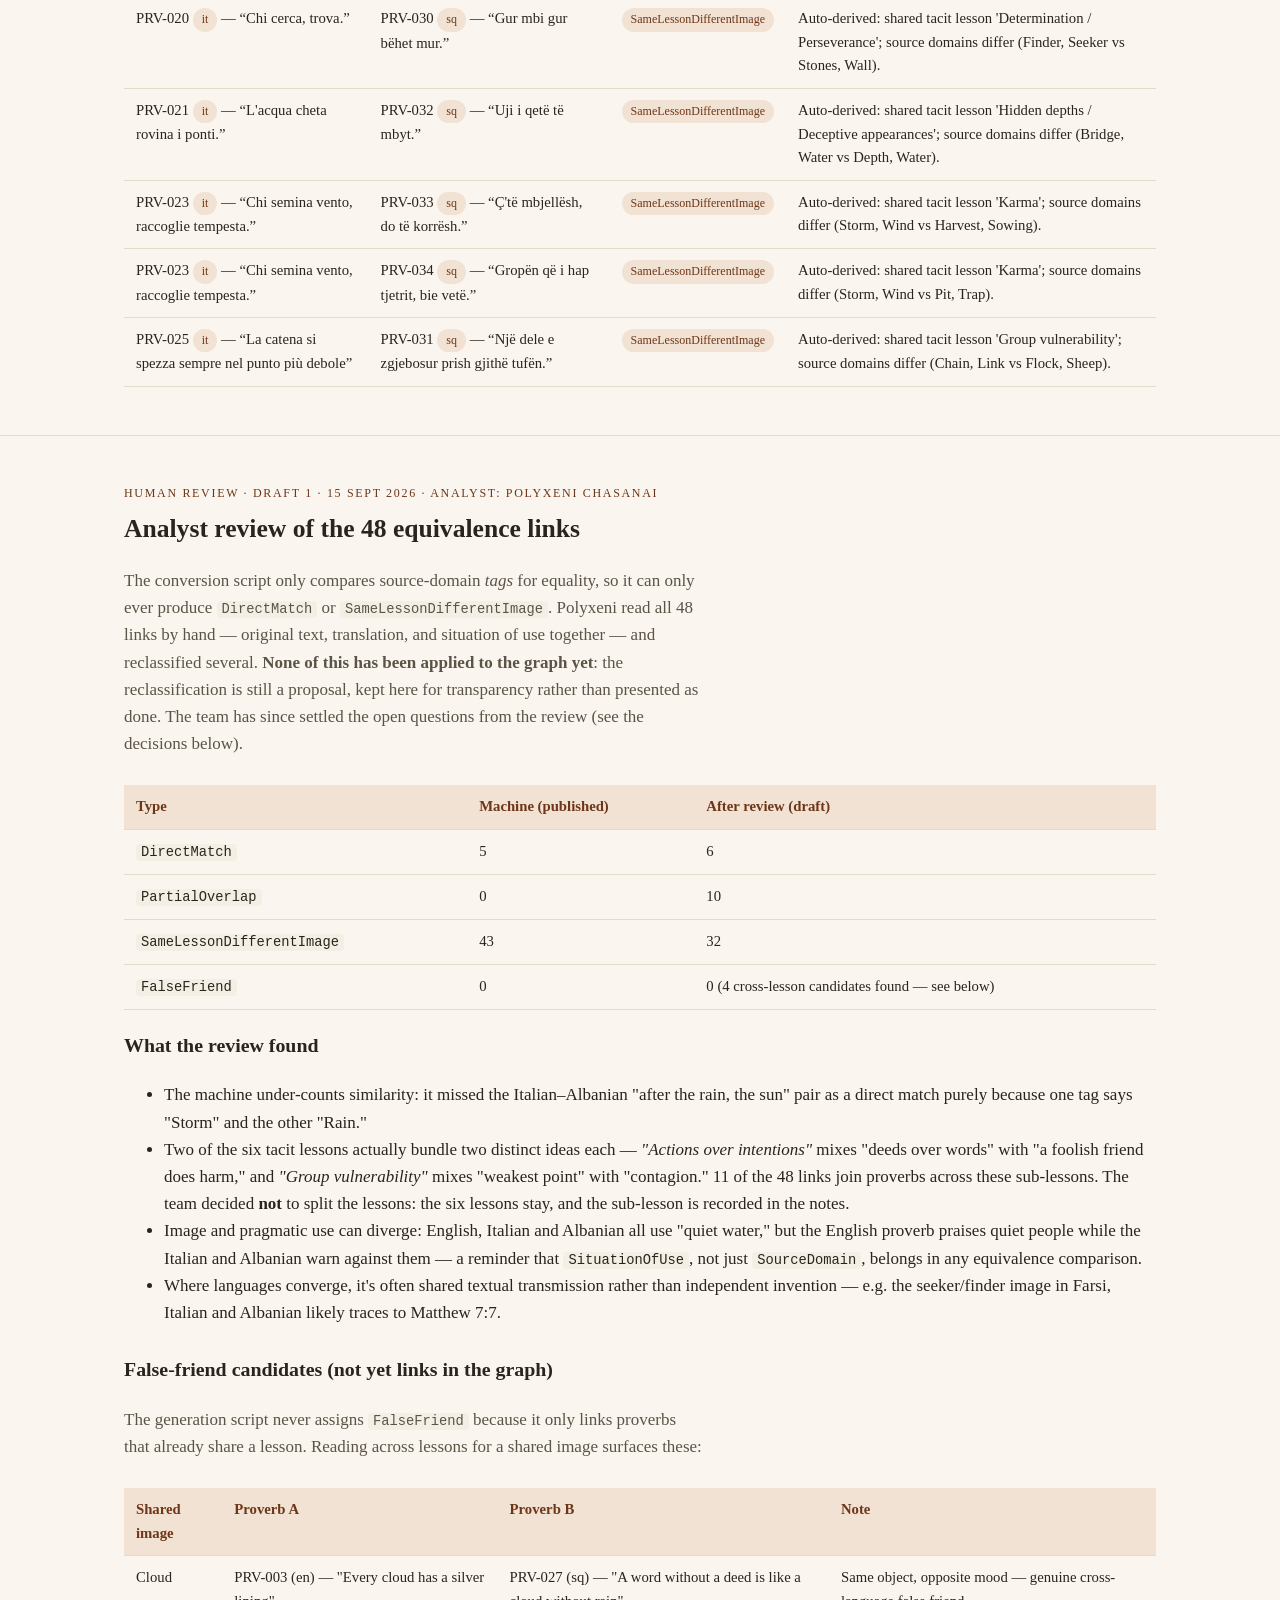
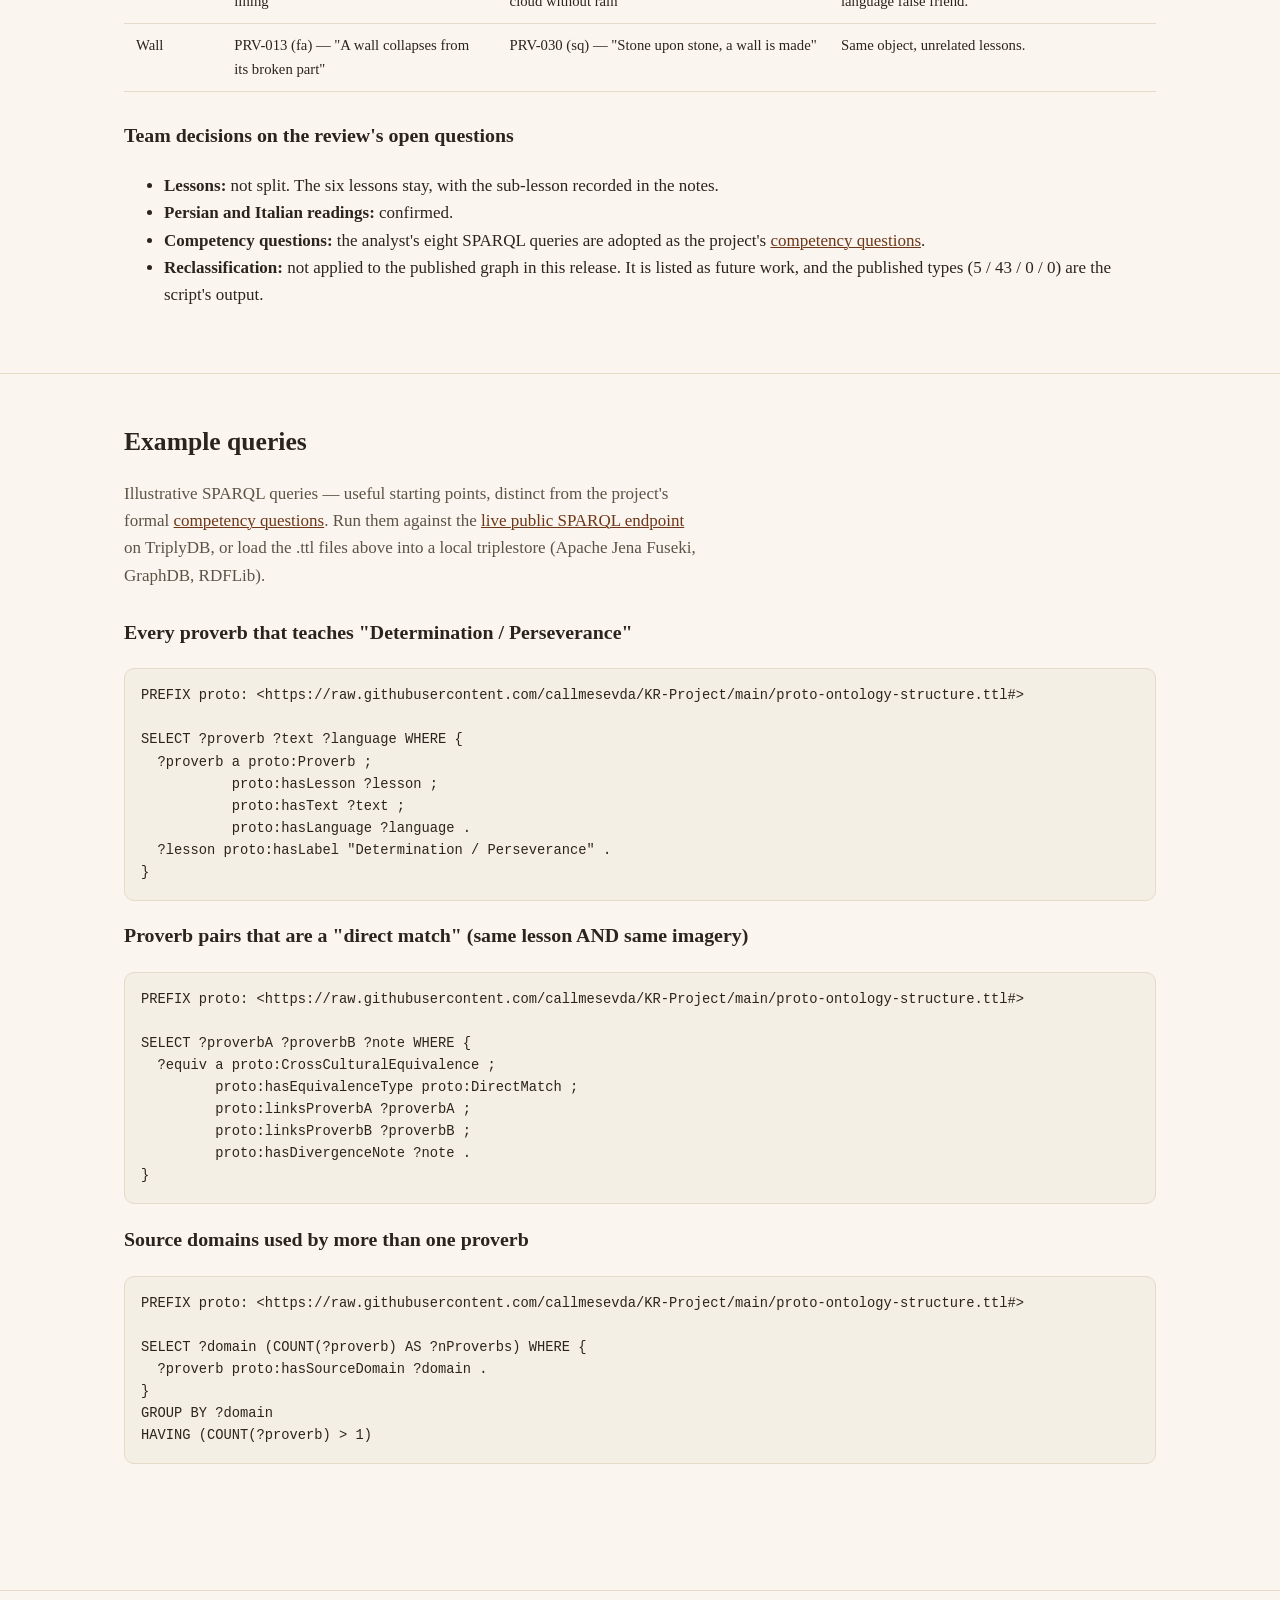
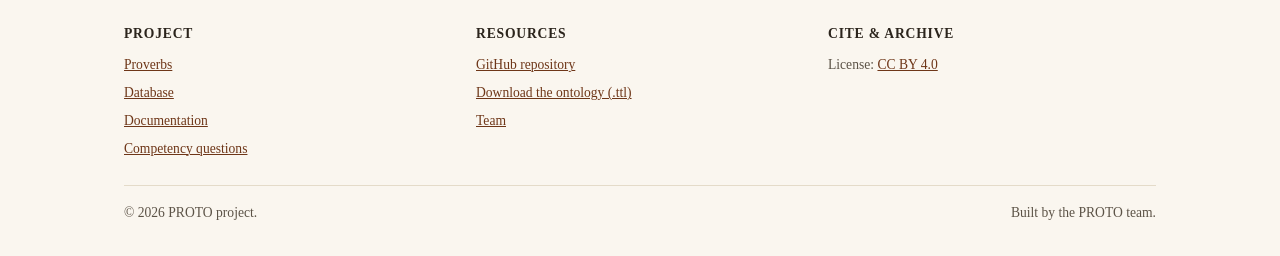
<file: docs/database.html>
<!doctype html>
<html lang="en">
<head>
  <meta charset="utf-8">
  <meta name="viewport" content="width=device-width, initial-scale=1, viewport-fit=cover">
  <title>Database — PROTO</title>
  <meta name="description" content="Download the PROTO TBox and ABox, see dataset statistics, browse cross-cultural equivalences, and example SPARQL queries.">
  <link rel="stylesheet" href="assets/css/style.css">
</head>
<body>

  <header class="site-header">
    <div class="nav-inner">
      <a class="brand" href="index.html">
        <span class="mark">PROTO</span>
        <span class="tagline">Proverbs &amp; Tacit-knowledge Ontology</span>
      </a>
      <nav class="site-nav" aria-label="Main">
        <ul>
          <li><a href="index.html">Home</a></li>
          <li><a href="proverbs.html">Proverbs</a></li>
          <li><a href="database.html" aria-current="page">Database</a></li>
          <li><a href="documentation.html">Documentation</a></li>
          <li><a href="questions.html">Questions</a></li>
          <li><a href="team.html">Team</a></li>
        </ul>
      </nav>
    </div>
  </header>

  <main>
    <section class="hero" style="padding-bottom:20px;">
      <div class="wrap">
        <p class="section-kicker">Data</p>
        <h1 style="font-size:2.2rem;">The database</h1>
        <p class="lede">
          PROTO's knowledge base is published as two Turtle files — a small TBox (schema) and
          an ABox (instance data) generated from the project's shared spreadsheet — both
          versioned in the <a href="https://github.com/callmesevda/KR-Project" target="_blank" rel="noopener">GitHub repository</a>
          and downloadable below. The combined graph is also published live on TriplyDB as
          the <code>proverbs-kr</code> dataset, with a working public SPARQL endpoint.
        </p>
      </div>
    </section>

    <section id="downloads" style="padding-top:0;">
      <div class="wrap">
        <h2 class="section-title">Downloads</h2>
        <div class="grid">
          <div class="card">
            <h3>TBox — schema</h3>
            <p><code>proto-ontology-structure.ttl</code> — 5 classes, 1 controlled vocabulary, 7 object properties, 7 data properties, plus the disjointness and cardinality axioms added in v1.1. Every element has a label, a definition and an example.</p>
            <div class="meta"><a href="data/proto-ontology-structure.ttl" download>Download .ttl</a></div>
          </div>
          <div class="card">
            <h3>ABox — instance data</h3>
            <p><code>proto_data.ttl</code> — 845 triples generated from the spreadsheet, importing the schema with <code>owl:imports</code>: 28 proverbs, 6 tacit lessons, 40 source domains, 48 cross-cultural equivalences.</p>
            <div class="meta"><a href="data/proto_data.ttl" download>Download .ttl</a></div>
          </div>
          <div class="card">
            <h3>Source spreadsheet</h3>
            <p>"The Single Source of Truth" — the shared spreadsheet from which the ABox is generated, one row per proverb, each grounded in Wikidata QIDs.</p>
            <div class="meta"><a href="https://github.com/callmesevda/KR-Project/blob/main/The%20Single%20Source%20of%20Truth%20-%20Formatted.xlsx" target="_blank" rel="noopener">View on GitHub</a></div>
          </div>
          <div class="card">
            <h3>Conversion script</h3>
            <p><code>xlsx_to_rdf.py</code> — reads the spreadsheet, dedupes lessons/domains into shared individuals, and derives cross-cultural equivalences automatically.</p>
            <div class="meta"><a href="https://github.com/callmesevda/KR-Project/blob/main/xlsx_to_rdf.py" target="_blank" rel="noopener">View on GitHub</a></div>
          </div>
          <div class="card">
            <h3>Live knowledge graph</h3>
            <p>TBox + ABox merged and published on TriplyDB as <code>proverbs-kr</code>, with a
              working public SPARQL endpoint — no local triplestore needed.</p>
            <div class="meta"><a href="https://triplydb.com/SevdaRezaeiMelal/proverbs-kr" target="_blank" rel="noopener">Open on TriplyDB →</a></div>
          </div>
        </div>

        <div class="stat-row">
          <div class="stat"><span class="num">1,103</span><span class="label">Triples (TBox + ABox)</span></div>
          <div class="stat"><span class="num">28</span><span class="label">Proverbs</span></div>
          <div class="stat"><span class="num">6</span><span class="label">Tacit lessons</span></div>
          <div class="stat"><span class="num">40</span><span class="label">Source domains</span></div>
          <div class="stat"><span class="num">28</span><span class="label">Situations of use</span></div>
          <div class="stat"><span class="num">48</span><span class="label">Equivalence links</span></div>
        </div>
        <p class="section-intro" style="margin-top:8px;">
          1,103 = 258 TBox triples + 845 ABox triples. Of the 48 <code>CrossCulturalEquivalence</code> instances, as generated by
          the conversion script, 43 are typed <code>SameLessonDifferentImage</code> and 5 are
          typed <code>DirectMatch</code> (same tacit lesson <em>and</em> the same source
          domain) — see the <a href="#review">analyst review</a> below for a proposed, more
          fine-grained reclassification that hasn't been applied to the graph yet.
        </p>
      </div>
    </section>

    <section id="iris">
      <div class="wrap">
        <h2 class="section-title">Identifiers</h2>
        <p class="section-intro">
          Since v1.1 every IRI points to the real file on GitHub, replacing the placeholder
          <code>http://example.org/proto#</code>. Classes and properties live in the schema
          namespace; proverbs, lessons, domains, situations and links live in the data
          namespace. The data file declares itself an ontology and imports the schema, so
          opening it alone (for example in Protégé, <em>File → Open from URL</em>) also
          loads the classes and property types.
        </p>
        <div class="table-scroll">
          <table class="data-table">
            <thead><tr><th>What</th><th>Prefix</th><th>IRI</th></tr></thead>
            <tbody>
              <tr><td>Schema (TBox) ontology</td><td>&nbsp;</td><td><a href="https://raw.githubusercontent.com/callmesevda/KR-Project/main/proto-ontology-structure.ttl" target="_blank" rel="noopener"><code>https://raw.githubusercontent.com/callmesevda/KR-Project/main/proto-ontology-structure.ttl</code></a></td></tr>
              <tr><td>Classes, properties, equivalence types</td><td><code>proto:</code></td><td><code>https://raw.githubusercontent.com/callmesevda/KR-Project/main/proto-ontology-structure.ttl#</code></td></tr>
              <tr><td>Knowledge graph (ABox) ontology</td><td>&nbsp;</td><td><a href="https://raw.githubusercontent.com/callmesevda/KR-Project/main/proto_data.ttl" target="_blank" rel="noopener"><code>https://raw.githubusercontent.com/callmesevda/KR-Project/main/proto_data.ttl</code></a></td></tr>
              <tr><td>Individuals, e.g. <code>kg:PRV-001</code>, <code>kg:Equiv_PRV-001_PRV-002</code></td><td><code>kg:</code></td><td><code>https://raw.githubusercontent.com/callmesevda/KR-Project/main/proto_data.ttl#</code></td></tr>
            </tbody>
          </table>
        </div>
      </div>
    </section>

    <section id="v11">
      <div class="wrap">
        <p class="section-kicker">Release notes · October 2026</p>
        <h2 class="section-title">What changed in v1.1</h2>
        <p class="section-intro">
          Version 1.1 answers the six points of feedback we received after the project
          presentation. The proverbs and the 48 links are the same as in v1.0.
        </p>
        <ul class="bullets" style="margin-top:8px; gap:12px;">
          <li><strong>Resolvable IRIs.</strong> The ontology and all its elements are now identified by the GitHub raw-file IRIs listed <a href="#iris">above</a>, with separate namespaces for schema and data.</li>
          <li><strong>The knowledge graph imports the schema.</strong> <code>proto_data.ttl</code> has an ontology header with <code>owl:imports</code>, so the property types are no longer missing when the data is read on its own.</li>
          <li><strong>Property types.</strong> All 14 properties are declared in the schema as object or datatype properties. <code>groundedIn</code> deliberately has no range, because its values are Wikidata entities outside the ontology.</li>
          <li><strong>Restrictions and disjoint classes.</strong> The six classes are pairwise disjoint, <code>EquivalenceType</code> is a closed list of four distinct values, six properties are functional, and <code>Proverb</code> and <code>CrossCulturalEquivalence</code> carry cardinality restrictions. A reasoner now reports wrong data, such as a proverb typed as a lesson or a link with two types. See the <a href="documentation.html#constraints">constraints</a>.</li>
          <li><strong>Complete annotations.</strong> Title, description, authors, dates, license, version and citation are inside the ontology header, and every class, property and equivalence type has an English label, a definition and an example. The <a href="documentation.html">WIDOCO documentation</a> was regenerated from them.</li>
          <li><strong>Tested on real texts.</strong> PROTO was used to describe 11 proverb uses in 9 news, blog, forum and social media texts, which led to a proposed extension for targets and stance. See the <a href="questions.html#evaluation">evaluation</a>.</li>
          <li><strong>Language codes.</strong> <code>hasLanguage</code> now uses ISO 639-1 codes throughout: <code>en</code>, <code>fa</code>, <code>it</code>, <code>sq</code> (previously <code>ita</code> and <code>alb</code>).</li>
        </ul>
        <p class="section-intro" style="margin-top:16px;">
          Not changed: the analyst's reclassification of the links is still a proposal (see the
          <a href="#review">review</a> below), so the published types remain the script's output.
        </p>
      </div>
    </section>

    <section id="equivalences">
      <div class="wrap">
        <h2 class="section-title">Browse cross-cultural equivalences</h2>
        <p class="section-intro">
          Every pair of proverbs in different languages that share a tacit lesson, as derived
          by the conversion script. Filter by equivalence type.
        </p>
        <div class="filter-bar">
          <select id="equiv-type-filter" aria-label="Filter by equivalence type">
            <option value="">All types</option>
          </select>
        </div>
        <p id="equiv-count" class="section-intro" style="margin-bottom:12px;"></p>
        <div class="table-scroll">
          <table class="data-table">
            <thead>
              <tr>
                <th>Proverb A</th>
                <th>Proverb B</th>
                <th>Equivalence type</th>
                <th>Note</th>
              </tr>
            </thead>
            <tbody id="equiv-body">
              <tr><td colspan="4">Loading…</td></tr>
            </tbody>
          </table>
        </div>
      </div>
    </section>

    <section id="review">
      <div class="wrap">
        <p class="section-kicker">Human review · Draft 1 · 15 Sept 2026 · Analyst: Polyxeni Chasanai</p>
        <h2 class="section-title">Analyst review of the 48 equivalence links</h2>
        <p class="section-intro">
          The conversion script only compares source-domain <em>tags</em> for equality, so it
          can only ever produce <code>DirectMatch</code> or <code>SameLessonDifferentImage</code>.
          Polyxeni read all 48 links by hand — original text, translation, and situation of use
          together — and reclassified several. <strong>None of this has been applied to the
          graph yet</strong>: the reclassification is still a proposal, kept here for
          transparency rather than presented as done. The team has since settled the open
          questions from the review (see the decisions below).
        </p>

        <div class="table-scroll">
          <table class="data-table">
            <thead><tr><th>Type</th><th>Machine (published)</th><th>After review (draft)</th></tr></thead>
            <tbody>
              <tr><td><code>DirectMatch</code></td><td>5</td><td>6</td></tr>
              <tr><td><code>PartialOverlap</code></td><td>0</td><td>10</td></tr>
              <tr><td><code>SameLessonDifferentImage</code></td><td>43</td><td>32</td></tr>
              <tr><td><code>FalseFriend</code></td><td>0</td><td>0 (4 cross-lesson candidates found — see below)</td></tr>
            </tbody>
          </table>
        </div>

        <h3>What the review found</h3>
        <ul class="bullets" style="margin-top:8px; gap:12px;">
          <li>The machine under-counts similarity: it missed the Italian–Albanian "after the rain, the sun" pair as a direct match purely because one tag says "Storm" and the other "Rain."</li>
          <li>Two of the six tacit lessons actually bundle two distinct ideas each — <em>"Actions over intentions"</em> mixes "deeds over words" with "a foolish friend does harm," and <em>"Group vulnerability"</em> mixes "weakest point" with "contagion." 11 of the 48 links join proverbs across these sub-lessons. The team decided <strong>not</strong> to split the lessons: the six lessons stay, and the sub-lesson is recorded in the notes.</li>
          <li>Image and pragmatic use can diverge: English, Italian and Albanian all use "quiet water," but the English proverb praises quiet people while the Italian and Albanian warn against them — a reminder that <code>SituationOfUse</code>, not just <code>SourceDomain</code>, belongs in any equivalence comparison.</li>
          <li>Where languages converge, it's often shared textual transmission rather than independent invention — e.g. the seeker/finder image in Farsi, Italian and Albanian likely traces to Matthew 7:7.</li>
        </ul>

        <h3 style="margin-top:28px;">False-friend candidates (not yet links in the graph)</h3>
        <p class="section-intro">The generation script never assigns <code>FalseFriend</code> because it only links proverbs that already share a lesson. Reading across lessons for a shared image surfaces these:</p>
        <div class="table-scroll">
          <table class="data-table">
            <thead><tr><th>Shared image</th><th>Proverb A</th><th>Proverb B</th><th>Note</th></tr></thead>
            <tbody>
              <tr><td>Cloud</td><td>PRV-003 (en) — "Every cloud has a silver lining"</td><td>PRV-027 (sq) — "A word without a deed is like a cloud without rain"</td><td>Same object, opposite mood — genuine cross-language false friend.</td></tr>
              <tr><td>Wall</td><td>PRV-013 (fa) — "A wall collapses from its broken part"</td><td>PRV-030 (sq) — "Stone upon stone, a wall is made"</td><td>Same object, unrelated lessons.</td></tr>
            </tbody>
          </table>
        </div>

        <h3 style="margin-top:28px;">Team decisions on the review's open questions</h3>
        <ul class="bullets" style="margin-top:8px; gap:10px;">
          <li><strong>Lessons:</strong> not split. The six lessons stay, with the sub-lesson recorded in the notes.</li>
          <li><strong>Persian and Italian readings:</strong> confirmed.</li>
          <li><strong>Competency questions:</strong> the analyst's eight SPARQL queries are adopted as the project's <a href="questions.html">competency questions</a>.</li>
          <li><strong>Reclassification:</strong> not applied to the published graph in this release. It is listed as future work, and the published types (5 / 43 / 0 / 0) are the script's output.</li>
        </ul>
      </div>
    </section>

    <section id="sparql">
      <div class="wrap">
        <h2 class="section-title">Example queries</h2>
        <p class="section-intro">
          Illustrative SPARQL queries — useful starting points, distinct from the project's
          formal <a href="questions.html">competency questions</a>. Run them against the
          <a href="https://triplydb.com/SevdaRezaeiMelal/proverbs-kr/sparql" target="_blank" rel="noopener">live public SPARQL endpoint</a>
          on TriplyDB, or load the .ttl files above into a local triplestore (Apache Jena
          Fuseki, GraphDB, RDFLib).
        </p>

        <h3>Every proverb that teaches "Determination / Perseverance"</h3>
        <pre><code>PREFIX proto: &lt;https://raw.githubusercontent.com/callmesevda/KR-Project/main/proto-ontology-structure.ttl#&gt;

SELECT ?proverb ?text ?language WHERE {
  ?proverb a proto:Proverb ;
           proto:hasLesson ?lesson ;
           proto:hasText ?text ;
           proto:hasLanguage ?language .
  ?lesson proto:hasLabel "Determination / Perseverance" .
}</code></pre>

        <h3>Proverb pairs that are a "direct match" (same lesson AND same imagery)</h3>
        <pre><code>PREFIX proto: &lt;https://raw.githubusercontent.com/callmesevda/KR-Project/main/proto-ontology-structure.ttl#&gt;

SELECT ?proverbA ?proverbB ?note WHERE {
  ?equiv a proto:CrossCulturalEquivalence ;
         proto:hasEquivalenceType proto:DirectMatch ;
         proto:linksProverbA ?proverbA ;
         proto:linksProverbB ?proverbB ;
         proto:hasDivergenceNote ?note .
}</code></pre>

        <h3>Source domains used by more than one proverb</h3>
        <pre><code>PREFIX proto: &lt;https://raw.githubusercontent.com/callmesevda/KR-Project/main/proto-ontology-structure.ttl#&gt;

SELECT ?domain (COUNT(?proverb) AS ?nProverbs) WHERE {
  ?proverb proto:hasSourceDomain ?domain .
}
GROUP BY ?domain
HAVING (COUNT(?proverb) &gt; 1)</code></pre>
      </div>
    </section>
  </main>

  <footer class="site-footer">
    <div class="wrap">
      <div class="footer-cols">
        <div>
          <h4>Project</h4>
          <ul>
            <li><a href="proverbs.html">Proverbs</a></li>
            <li><a href="database.html">Database</a></li>
            <li><a href="documentation.html">Documentation</a></li>
            <li><a href="questions.html">Competency questions</a></li>
          </ul>
        </div>
        <div>
          <h4>Resources</h4>
          <ul>
            <li><a href="https://github.com/callmesevda/KR-Project" target="_blank" rel="noopener">GitHub repository</a></li>
            <li><a href="database.html#downloads">Download the ontology (.ttl)</a></li>
            <li><a href="team.html">Team</a></li>
          </ul>
        </div>
        <div>
          <h4>Cite &amp; archive</h4>
          <ul>
            <li>License: <a href="https://creativecommons.org/licenses/by/4.0/" target="_blank" rel="noopener">CC BY 4.0</a></li>
          </ul>
        </div>
      </div>
      <div class="footer-bottom">
        <span>© 2026 PROTO project.</span>
        <span>Built by the PROTO team.</span>
      </div>
    </div>
  </footer>

  <script src="assets/js/proto-data.js"></script>
  <script src="assets/js/equivalences.js"></script>
</body>
</html>
</file>
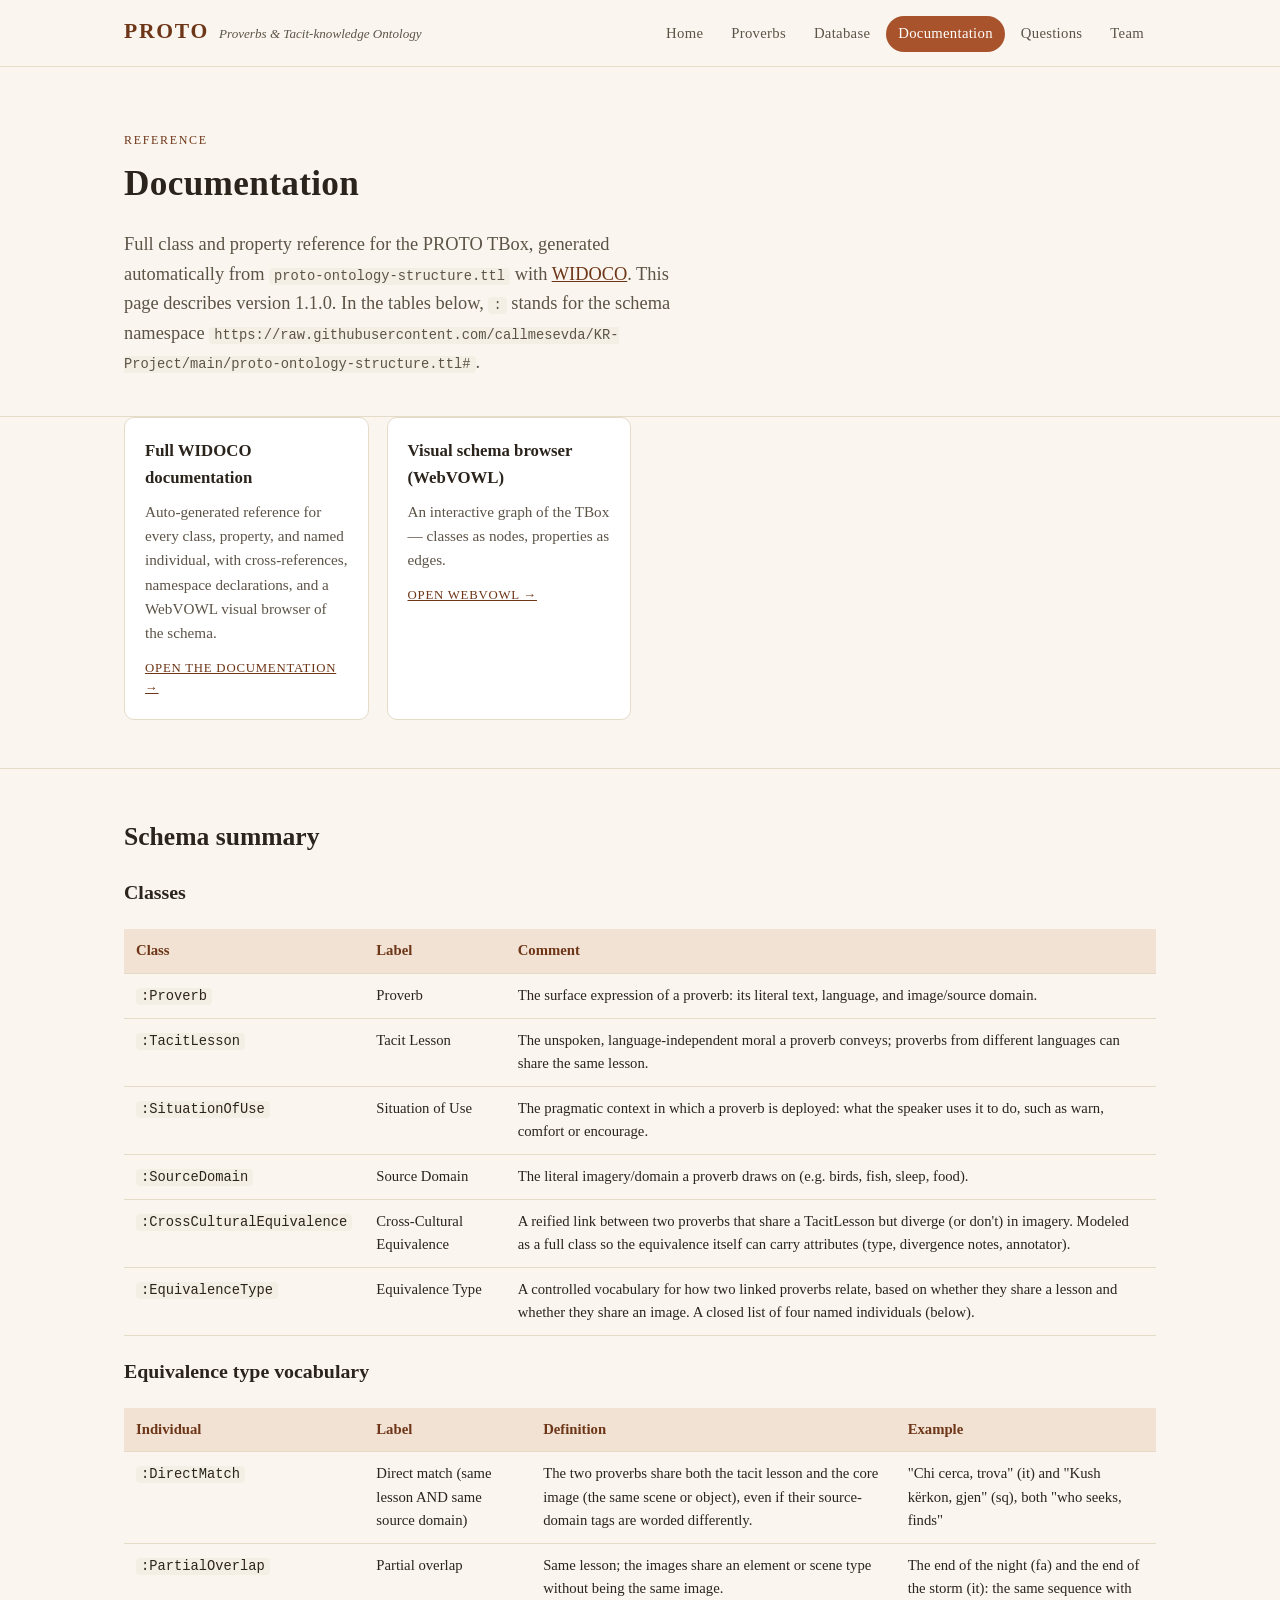
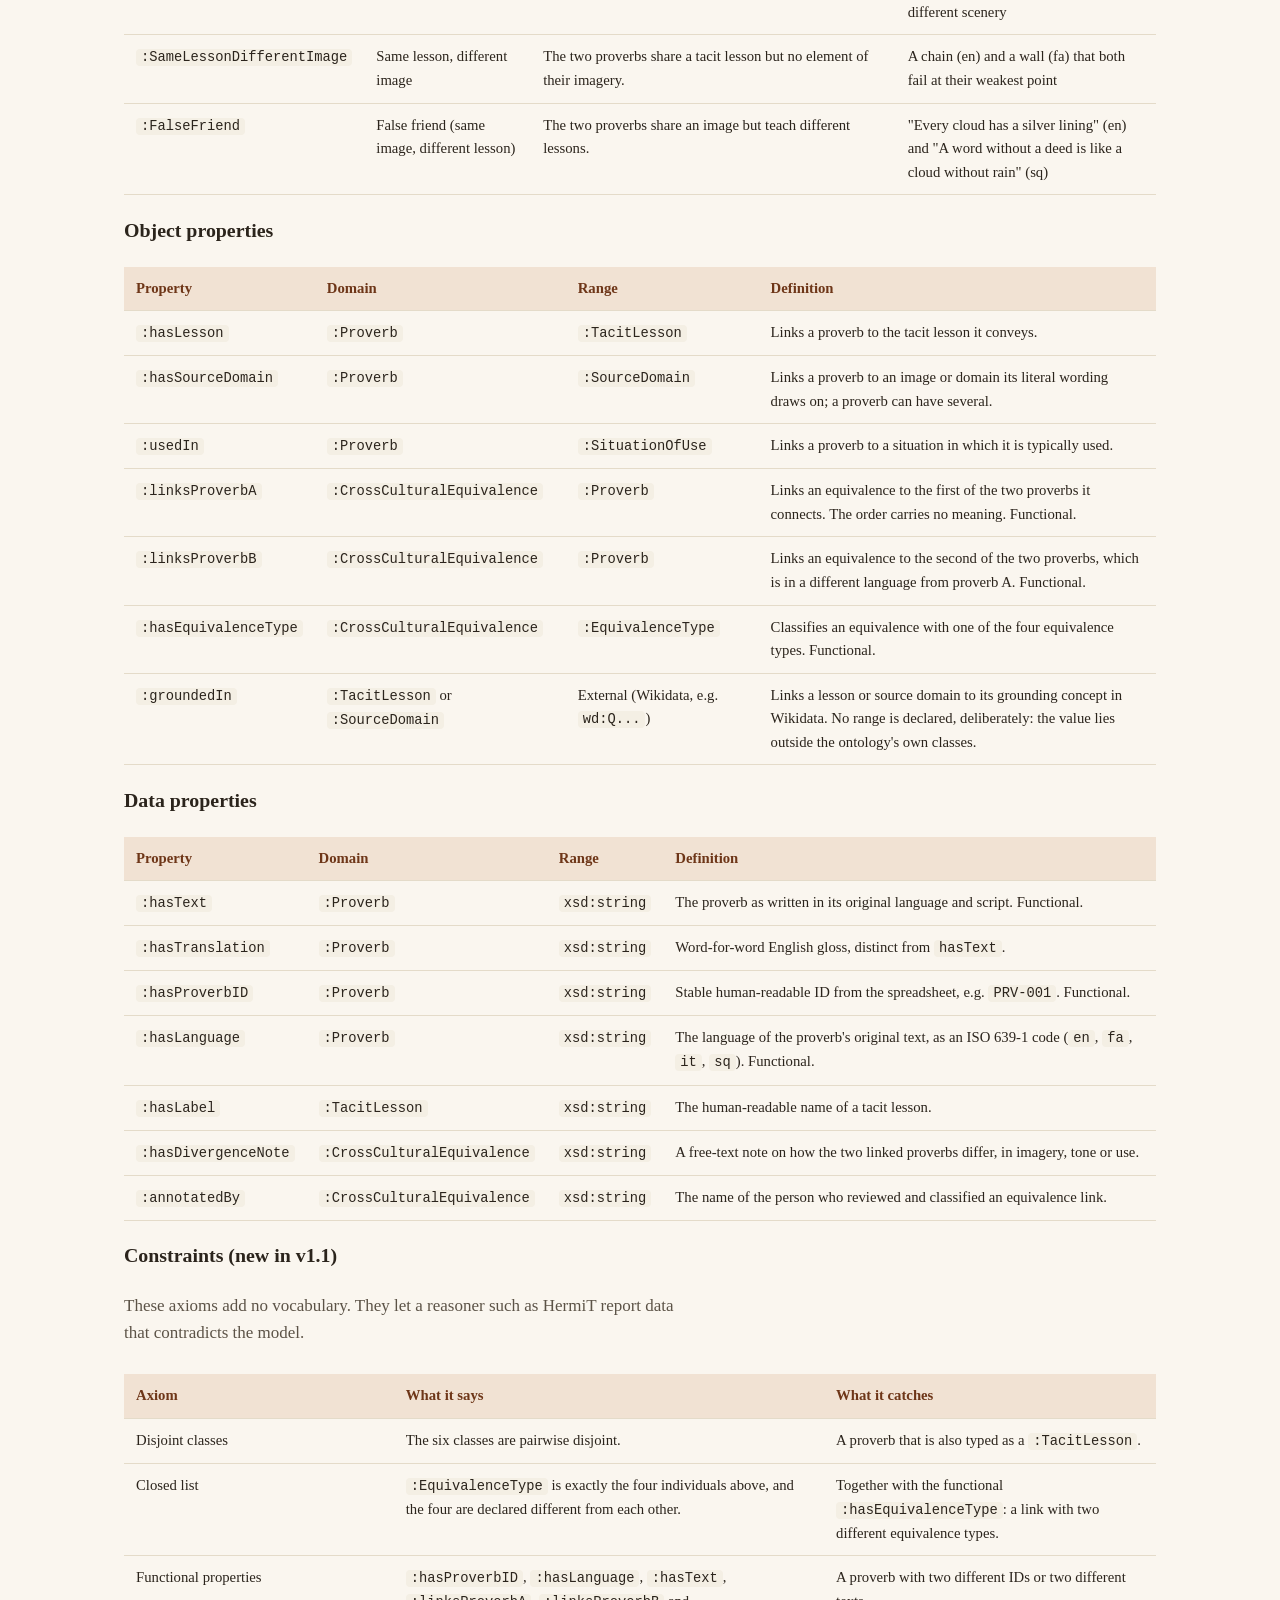
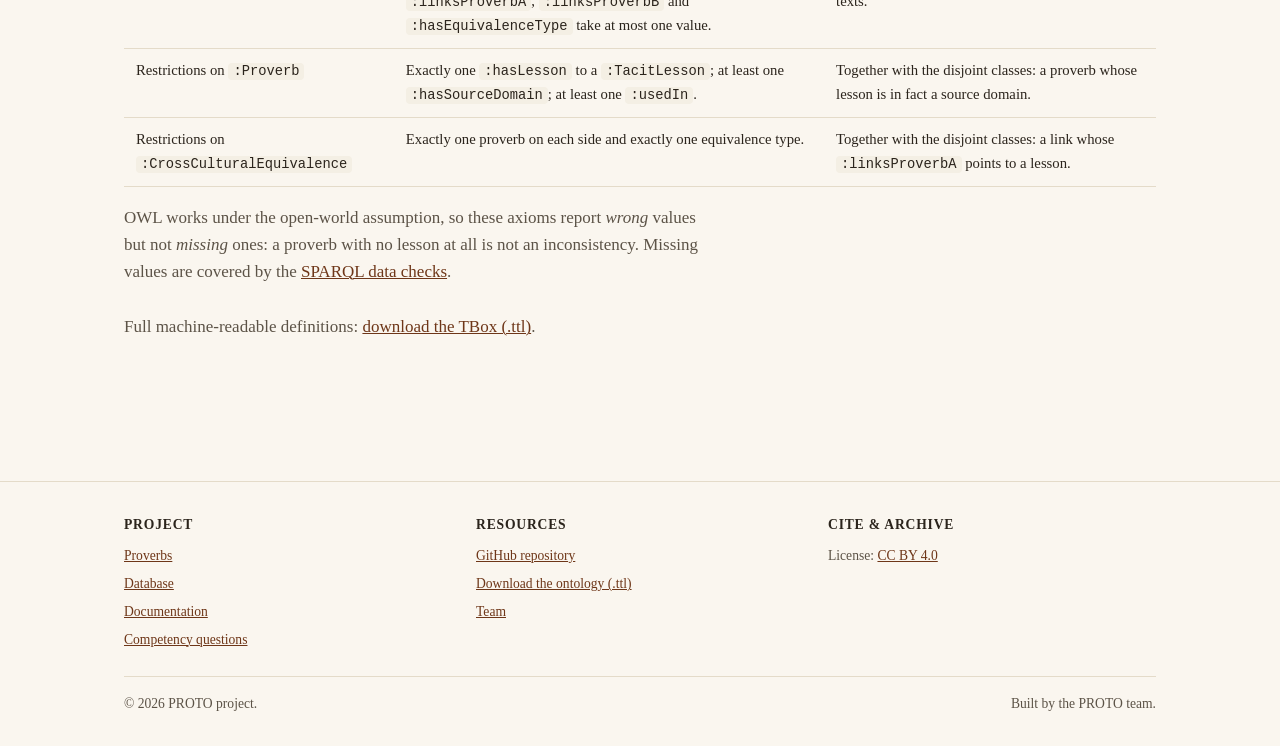
<file: docs/documentation.html>
<!doctype html>
<html lang="en">
<head>
  <meta charset="utf-8">
  <meta name="viewport" content="width=device-width, initial-scale=1, viewport-fit=cover">
  <title>Documentation — PROTO</title>
  <meta name="description" content="Auto-generated WIDOCO documentation for the PROTO ontology, plus a human-readable schema summary.">
  <link rel="stylesheet" href="assets/css/style.css">
</head>
<body>

  <header class="site-header">
    <div class="nav-inner">
      <a class="brand" href="index.html">
        <span class="mark">PROTO</span>
        <span class="tagline">Proverbs &amp; Tacit-knowledge Ontology</span>
      </a>
      <nav class="site-nav" aria-label="Main">
        <ul>
          <li><a href="index.html">Home</a></li>
          <li><a href="proverbs.html">Proverbs</a></li>
          <li><a href="database.html">Database</a></li>
          <li><a href="documentation.html" aria-current="page">Documentation</a></li>
          <li><a href="questions.html">Questions</a></li>
          <li><a href="team.html">Team</a></li>
        </ul>
      </nav>
    </div>
  </header>

  <main>
    <section class="hero" style="padding-bottom:20px;">
      <div class="wrap">
        <p class="section-kicker">Reference</p>
        <h1 style="font-size:2.2rem;">Documentation</h1>
        <p class="lede">
          Full class and property reference for the PROTO TBox, generated automatically from
          <code>proto-ontology-structure.ttl</code> with
          <a href="https://github.com/dgarijo/Widoco" target="_blank" rel="noopener">WIDOCO</a>.
          This page describes version 1.1.0. In the tables below, <code>:</code> stands for
          the schema namespace <code>https://raw.githubusercontent.com/callmesevda/KR-Project/main/proto-ontology-structure.ttl#</code>.
        </p>
      </div>
    </section>

    <section id="widoco-status" style="padding-top:0;">
      <div class="wrap">
        <div class="grid">
          <div class="card">
            <h3>Full WIDOCO documentation</h3>
            <p>Auto-generated reference for every class, property, and named individual, with
              cross-references, namespace declarations, and a WebVOWL visual browser of the
              schema.</p>
            <div class="meta"><a href="documentation/index-en.html">Open the documentation →</a></div>
          </div>
          <div class="card">
            <h3>Visual schema browser (WebVOWL)</h3>
            <p>An interactive graph of the TBox — classes as nodes, properties as edges.</p>
            <div class="meta"><a href="documentation/webvowl/index.html">Open WebVOWL →</a></div>
          </div>
        </div>
      </div>
    </section>

    <section id="schema-summary">
      <div class="wrap">
        <h2 class="section-title">Schema summary</h2>

        <h3>Classes</h3>
        <div class="table-scroll">
          <table class="data-table">
            <thead><tr><th>Class</th><th>Label</th><th>Comment</th></tr></thead>
            <tbody>
              <tr><td><code>:Proverb</code></td><td>Proverb</td><td>The surface expression of a proverb: its literal text, language, and image/source domain.</td></tr>
              <tr><td><code>:TacitLesson</code></td><td>Tacit Lesson</td><td>The unspoken, language-independent moral a proverb conveys; proverbs from different languages can share the same lesson.</td></tr>
              <tr><td><code>:SituationOfUse</code></td><td>Situation of Use</td><td>The pragmatic context in which a proverb is deployed: what the speaker uses it to do, such as warn, comfort or encourage.</td></tr>
              <tr><td><code>:SourceDomain</code></td><td>Source Domain</td><td>The literal imagery/domain a proverb draws on (e.g. birds, fish, sleep, food).</td></tr>
              <tr><td><code>:CrossCulturalEquivalence</code></td><td>Cross-Cultural Equivalence</td><td>A reified link between two proverbs that share a TacitLesson but diverge (or don't) in imagery. Modeled as a full class so the equivalence itself can carry attributes (type, divergence notes, annotator).</td></tr>
              <tr><td><code>:EquivalenceType</code></td><td>Equivalence Type</td><td>A controlled vocabulary for how two linked proverbs relate, based on whether they share a lesson and whether they share an image. A closed list of four named individuals (below).</td></tr>
            </tbody>
          </table>
        </div>

        <h3>Equivalence type vocabulary</h3>
        <div class="table-scroll">
          <table class="data-table">
            <thead><tr><th>Individual</th><th>Label</th><th>Definition</th><th>Example</th></tr></thead>
            <tbody>
              <tr><td><code>:DirectMatch</code></td><td>Direct match (same lesson AND same source domain)</td><td>The two proverbs share both the tacit lesson and the core image (the same scene or object), even if their source-domain tags are worded differently.</td><td>"Chi cerca, trova" (it) and "Kush kërkon, gjen" (sq), both "who seeks, finds"</td></tr>
              <tr><td><code>:PartialOverlap</code></td><td>Partial overlap</td><td>Same lesson; the images share an element or scene type without being the same image.</td><td>The end of the night (fa) and the end of the storm (it): the same sequence with different scenery</td></tr>
              <tr><td><code>:SameLessonDifferentImage</code></td><td>Same lesson, different image</td><td>The two proverbs share a tacit lesson but no element of their imagery.</td><td>A chain (en) and a wall (fa) that both fail at their weakest point</td></tr>
              <tr><td><code>:FalseFriend</code></td><td>False friend (same image, different lesson)</td><td>The two proverbs share an image but teach different lessons.</td><td>"Every cloud has a silver lining" (en) and "A word without a deed is like a cloud without rain" (sq)</td></tr>
            </tbody>
          </table>
        </div>

        <h3>Object properties</h3>
        <div class="table-scroll">
          <table class="data-table">
            <thead><tr><th>Property</th><th>Domain</th><th>Range</th><th>Definition</th></tr></thead>
            <tbody>
              <tr><td><code>:hasLesson</code></td><td><code>:Proverb</code></td><td><code>:TacitLesson</code></td><td>Links a proverb to the tacit lesson it conveys.</td></tr>
              <tr><td><code>:hasSourceDomain</code></td><td><code>:Proverb</code></td><td><code>:SourceDomain</code></td><td>Links a proverb to an image or domain its literal wording draws on; a proverb can have several.</td></tr>
              <tr><td><code>:usedIn</code></td><td><code>:Proverb</code></td><td><code>:SituationOfUse</code></td><td>Links a proverb to a situation in which it is typically used.</td></tr>
              <tr><td><code>:linksProverbA</code></td><td><code>:CrossCulturalEquivalence</code></td><td><code>:Proverb</code></td><td>Links an equivalence to the first of the two proverbs it connects. The order carries no meaning. Functional.</td></tr>
              <tr><td><code>:linksProverbB</code></td><td><code>:CrossCulturalEquivalence</code></td><td><code>:Proverb</code></td><td>Links an equivalence to the second of the two proverbs, which is in a different language from proverb A. Functional.</td></tr>
              <tr><td><code>:hasEquivalenceType</code></td><td><code>:CrossCulturalEquivalence</code></td><td><code>:EquivalenceType</code></td><td>Classifies an equivalence with one of the four equivalence types. Functional.</td></tr>
              <tr><td><code>:groundedIn</code></td><td><code>:TacitLesson</code> or <code>:SourceDomain</code></td><td>External (Wikidata, e.g. <code>wd:Q...</code>)</td><td>Links a lesson or source domain to its grounding concept in Wikidata. No range is declared, deliberately: the value lies outside the ontology's own classes.</td></tr>
            </tbody>
          </table>
        </div>

        <h3>Data properties</h3>
        <div class="table-scroll">
          <table class="data-table">
            <thead><tr><th>Property</th><th>Domain</th><th>Range</th><th>Definition</th></tr></thead>
            <tbody>
              <tr><td><code>:hasText</code></td><td><code>:Proverb</code></td><td><code>xsd:string</code></td><td>The proverb as written in its original language and script. Functional.</td></tr>
              <tr><td><code>:hasTranslation</code></td><td><code>:Proverb</code></td><td><code>xsd:string</code></td><td>Word-for-word English gloss, distinct from <code>hasText</code>.</td></tr>
              <tr><td><code>:hasProverbID</code></td><td><code>:Proverb</code></td><td><code>xsd:string</code></td><td>Stable human-readable ID from the spreadsheet, e.g. <code>PRV-001</code>. Functional.</td></tr>
              <tr><td><code>:hasLanguage</code></td><td><code>:Proverb</code></td><td><code>xsd:string</code></td><td>The language of the proverb's original text, as an ISO 639-1 code (<code>en</code>, <code>fa</code>, <code>it</code>, <code>sq</code>). Functional.</td></tr>
              <tr><td><code>:hasLabel</code></td><td><code>:TacitLesson</code></td><td><code>xsd:string</code></td><td>The human-readable name of a tacit lesson.</td></tr>
              <tr><td><code>:hasDivergenceNote</code></td><td><code>:CrossCulturalEquivalence</code></td><td><code>xsd:string</code></td><td>A free-text note on how the two linked proverbs differ, in imagery, tone or use.</td></tr>
              <tr><td><code>:annotatedBy</code></td><td><code>:CrossCulturalEquivalence</code></td><td><code>xsd:string</code></td><td>The name of the person who reviewed and classified an equivalence link.</td></tr>
            </tbody>
          </table>
        </div>

        <h3 id="constraints">Constraints (new in v1.1)</h3>
        <p class="section-intro">
          These axioms add no vocabulary. They let a reasoner such as HermiT report data that
          contradicts the model.
        </p>
        <div class="table-scroll">
          <table class="data-table">
            <thead><tr><th>Axiom</th><th>What it says</th><th>What it catches</th></tr></thead>
            <tbody>
              <tr><td>Disjoint classes</td><td>The six classes are pairwise disjoint.</td><td>A proverb that is also typed as a <code>:TacitLesson</code>.</td></tr>
              <tr><td>Closed list</td><td><code>:EquivalenceType</code> is exactly the four individuals above, and the four are declared different from each other.</td><td>Together with the functional <code>:hasEquivalenceType</code>: a link with two different equivalence types.</td></tr>
              <tr><td>Functional properties</td><td><code>:hasProverbID</code>, <code>:hasLanguage</code>, <code>:hasText</code>, <code>:linksProverbA</code>, <code>:linksProverbB</code> and <code>:hasEquivalenceType</code> take at most one value.</td><td>A proverb with two different IDs or two different texts.</td></tr>
              <tr><td>Restrictions on <code>:Proverb</code></td><td>Exactly one <code>:hasLesson</code> to a <code>:TacitLesson</code>; at least one <code>:hasSourceDomain</code>; at least one <code>:usedIn</code>.</td><td>Together with the disjoint classes: a proverb whose lesson is in fact a source domain.</td></tr>
              <tr><td>Restrictions on <code>:CrossCulturalEquivalence</code></td><td>Exactly one proverb on each side and exactly one equivalence type.</td><td>Together with the disjoint classes: a link whose <code>:linksProverbA</code> points to a lesson.</td></tr>
            </tbody>
          </table>
        </div>
        <p class="section-intro">
          OWL works under the open-world assumption, so these axioms report <em>wrong</em>
          values but not <em>missing</em> ones: a proverb with no lesson at all is not an
          inconsistency. Missing values are covered by the
          <a href="questions.html#checks">SPARQL data checks</a>.
        </p>

        <p class="section-intro">
          Full machine-readable definitions: <a href="data/proto-ontology-structure.ttl" download>download the TBox (.ttl)</a>.
        </p>
      </div>
    </section>
  </main>

  <footer class="site-footer">
    <div class="wrap">
      <div class="footer-cols">
        <div>
          <h4>Project</h4>
          <ul>
            <li><a href="proverbs.html">Proverbs</a></li>
            <li><a href="database.html">Database</a></li>
            <li><a href="documentation.html">Documentation</a></li>
            <li><a href="questions.html">Competency questions</a></li>
          </ul>
        </div>
        <div>
          <h4>Resources</h4>
          <ul>
            <li><a href="https://github.com/callmesevda/KR-Project" target="_blank" rel="noopener">GitHub repository</a></li>
            <li><a href="database.html#downloads">Download the ontology (.ttl)</a></li>
            <li><a href="team.html">Team</a></li>
          </ul>
        </div>
        <div>
          <h4>Cite &amp; archive</h4>
          <ul>
            <li>License: <a href="https://creativecommons.org/licenses/by/4.0/" target="_blank" rel="noopener">CC BY 4.0</a></li>
          </ul>
        </div>
      </div>
      <div class="footer-bottom">
        <span>© 2026 PROTO project.</span>
        <span>Built by the PROTO team.</span>
      </div>
    </div>
  </footer>

</body>
</html>
</file>
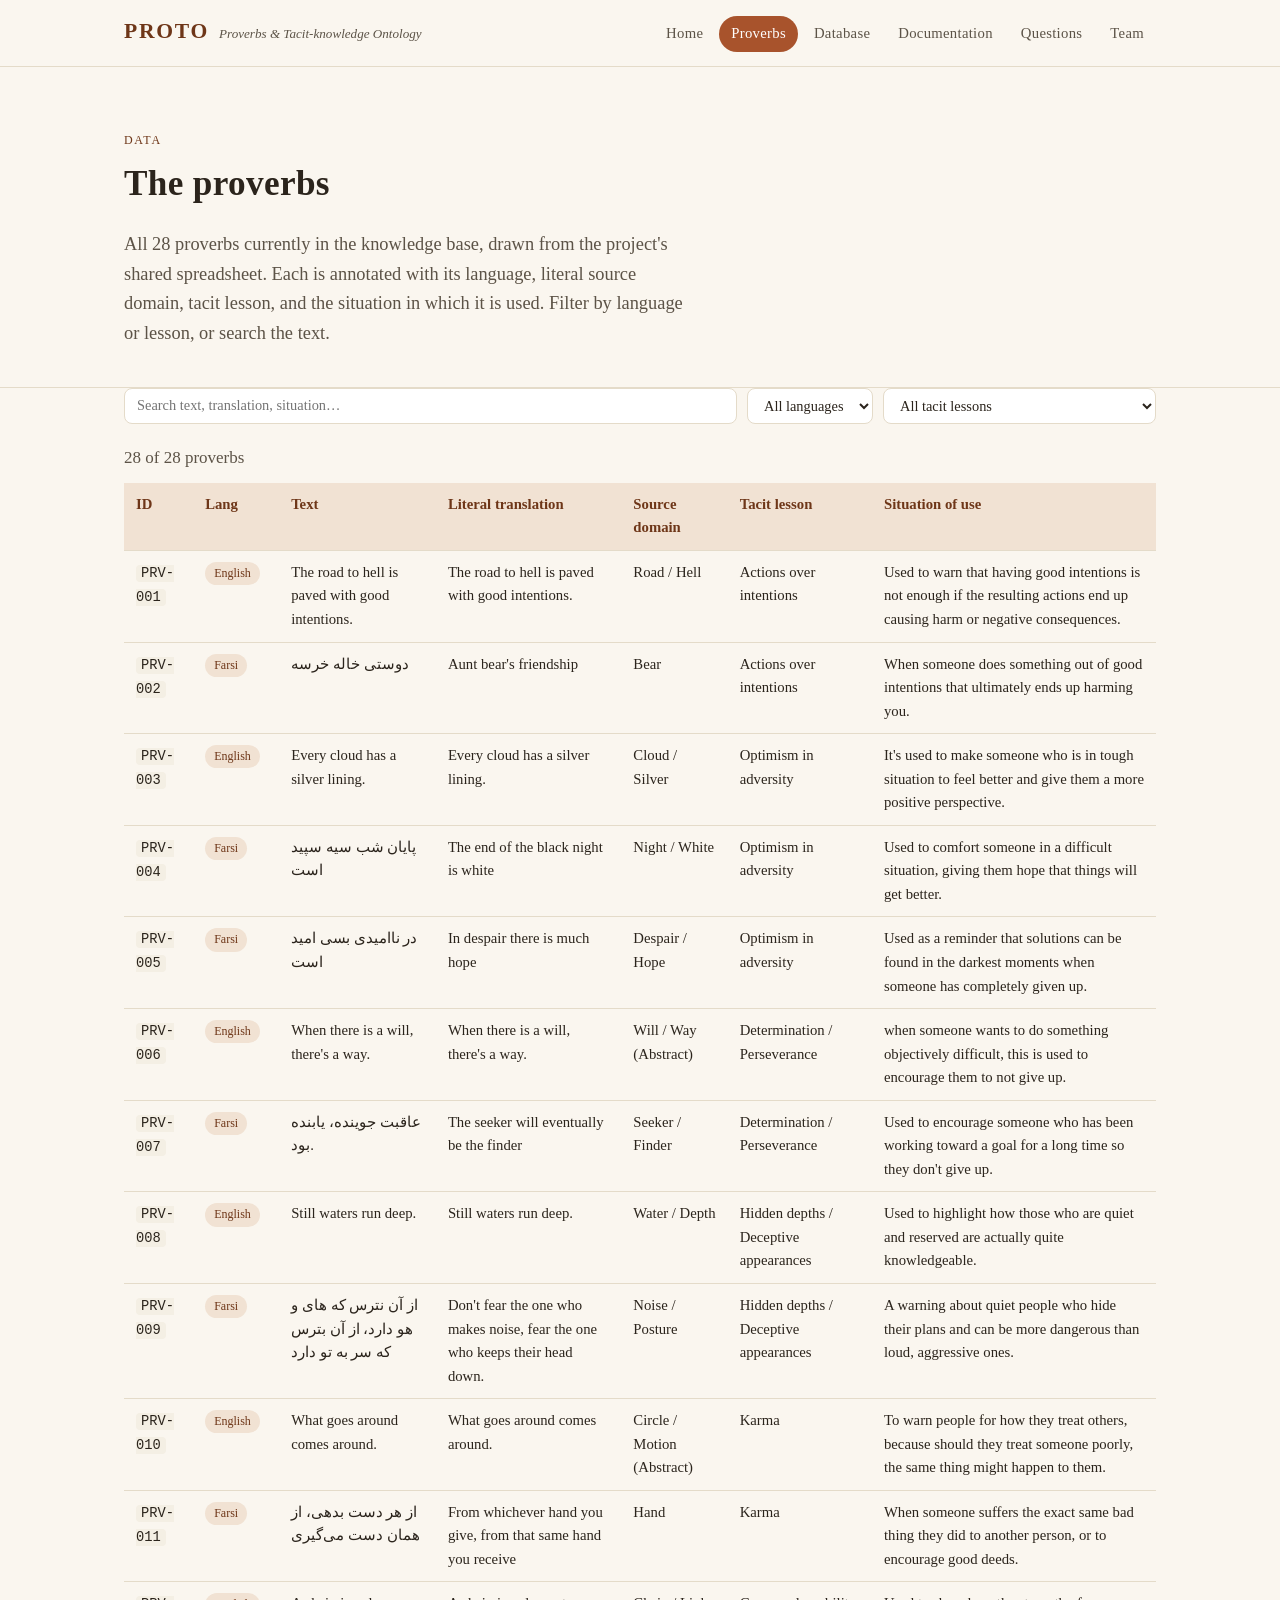
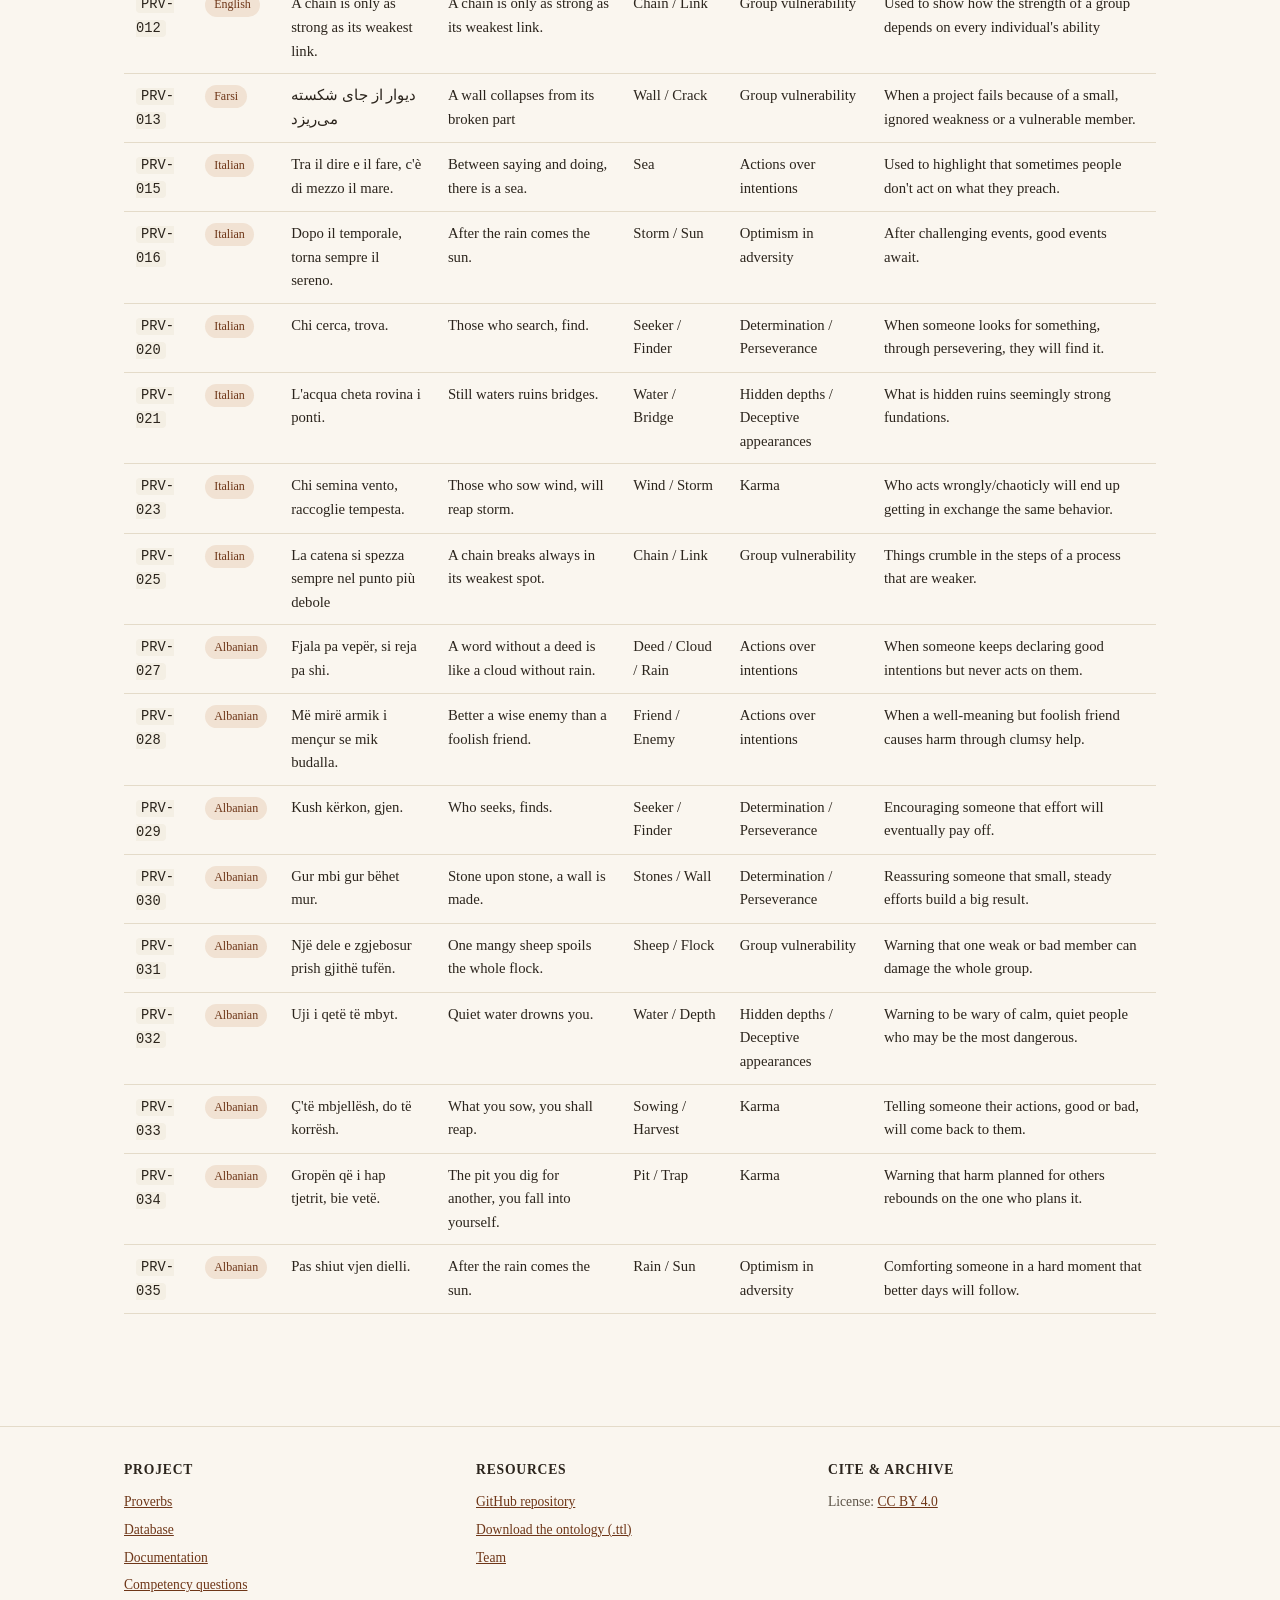
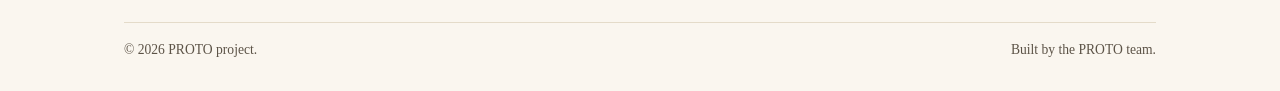
<file: docs/proverbs.html>
<!doctype html>
<html lang="en">
<head>
  <meta charset="utf-8">
  <meta name="viewport" content="width=device-width, initial-scale=1, viewport-fit=cover">
  <title>Proverbs — PROTO</title>
  <meta name="description" content="Browse all 28 proverbs in the PROTO knowledge base, filterable by language and tacit lesson.">
  <link rel="stylesheet" href="assets/css/style.css">
</head>
<body>

  <header class="site-header">
    <div class="nav-inner">
      <a class="brand" href="index.html">
        <span class="mark">PROTO</span>
        <span class="tagline">Proverbs &amp; Tacit-knowledge Ontology</span>
      </a>
      <nav class="site-nav" aria-label="Main">
        <ul>
          <li><a href="index.html">Home</a></li>
          <li><a href="proverbs.html" aria-current="page">Proverbs</a></li>
          <li><a href="database.html">Database</a></li>
          <li><a href="documentation.html">Documentation</a></li>
          <li><a href="questions.html">Questions</a></li>
          <li><a href="team.html">Team</a></li>
        </ul>
      </nav>
    </div>
  </header>

  <main>
    <section class="hero" style="padding-bottom:20px;">
      <div class="wrap">
        <p class="section-kicker">Data</p>
        <h1 style="font-size:2.2rem;">The proverbs</h1>
        <p class="lede">
          All 28 proverbs currently in the knowledge base, drawn from the project's shared
          spreadsheet. Each is annotated with its language, literal source domain, tacit
          lesson, and the situation in which it is used. Filter by language or lesson, or
          search the text.
        </p>
      </div>
    </section>

    <section style="padding-top:0;">
      <div class="wrap">
        <div class="filter-bar">
          <input type="search" id="search" placeholder="Search text, translation, situation…" aria-label="Search proverbs">
          <select id="lang-filter" aria-label="Filter by language">
            <option value="">All languages</option>
          </select>
          <select id="lesson-filter" aria-label="Filter by tacit lesson">
            <option value="">All tacit lessons</option>
          </select>
        </div>

        <p id="result-count" class="section-intro" style="margin-bottom:12px;"></p>

        <div class="table-scroll">
          <table class="data-table" id="proverb-table">
            <thead>
              <tr>
                <th>ID</th>
                <th>Lang</th>
                <th>Text</th>
                <th>Literal translation</th>
                <th>Source domain</th>
                <th>Tacit lesson</th>
                <th>Situation of use</th>
              </tr>
            </thead>
            <tbody id="proverb-body">
              <tr><td colspan="7">Loading…</td></tr>
            </tbody>
          </table>
        </div>
      </div>
    </section>
  </main>

  <footer class="site-footer">
    <div class="wrap">
      <div class="footer-cols">
        <div>
          <h4>Project</h4>
          <ul>
            <li><a href="proverbs.html">Proverbs</a></li>
            <li><a href="database.html">Database</a></li>
            <li><a href="documentation.html">Documentation</a></li>
            <li><a href="questions.html">Competency questions</a></li>
          </ul>
        </div>
        <div>
          <h4>Resources</h4>
          <ul>
            <li><a href="https://github.com/callmesevda/KR-Project" target="_blank" rel="noopener">GitHub repository</a></li>
            <li><a href="database.html#downloads">Download the ontology (.ttl)</a></li>
            <li><a href="team.html">Team</a></li>
          </ul>
        </div>
        <div>
          <h4>Cite &amp; archive</h4>
          <ul>
            <li>License: <a href="https://creativecommons.org/licenses/by/4.0/" target="_blank" rel="noopener">CC BY 4.0</a></li>
          </ul>
        </div>
      </div>
      <div class="footer-bottom">
        <span>© 2026 PROTO project.</span>
        <span>Built by the PROTO team.</span>
      </div>
    </div>
  </footer>

  <script src="assets/js/proto-data.js"></script>
  <script src="assets/js/proverbs.js"></script>
</body>
</html>
</file>
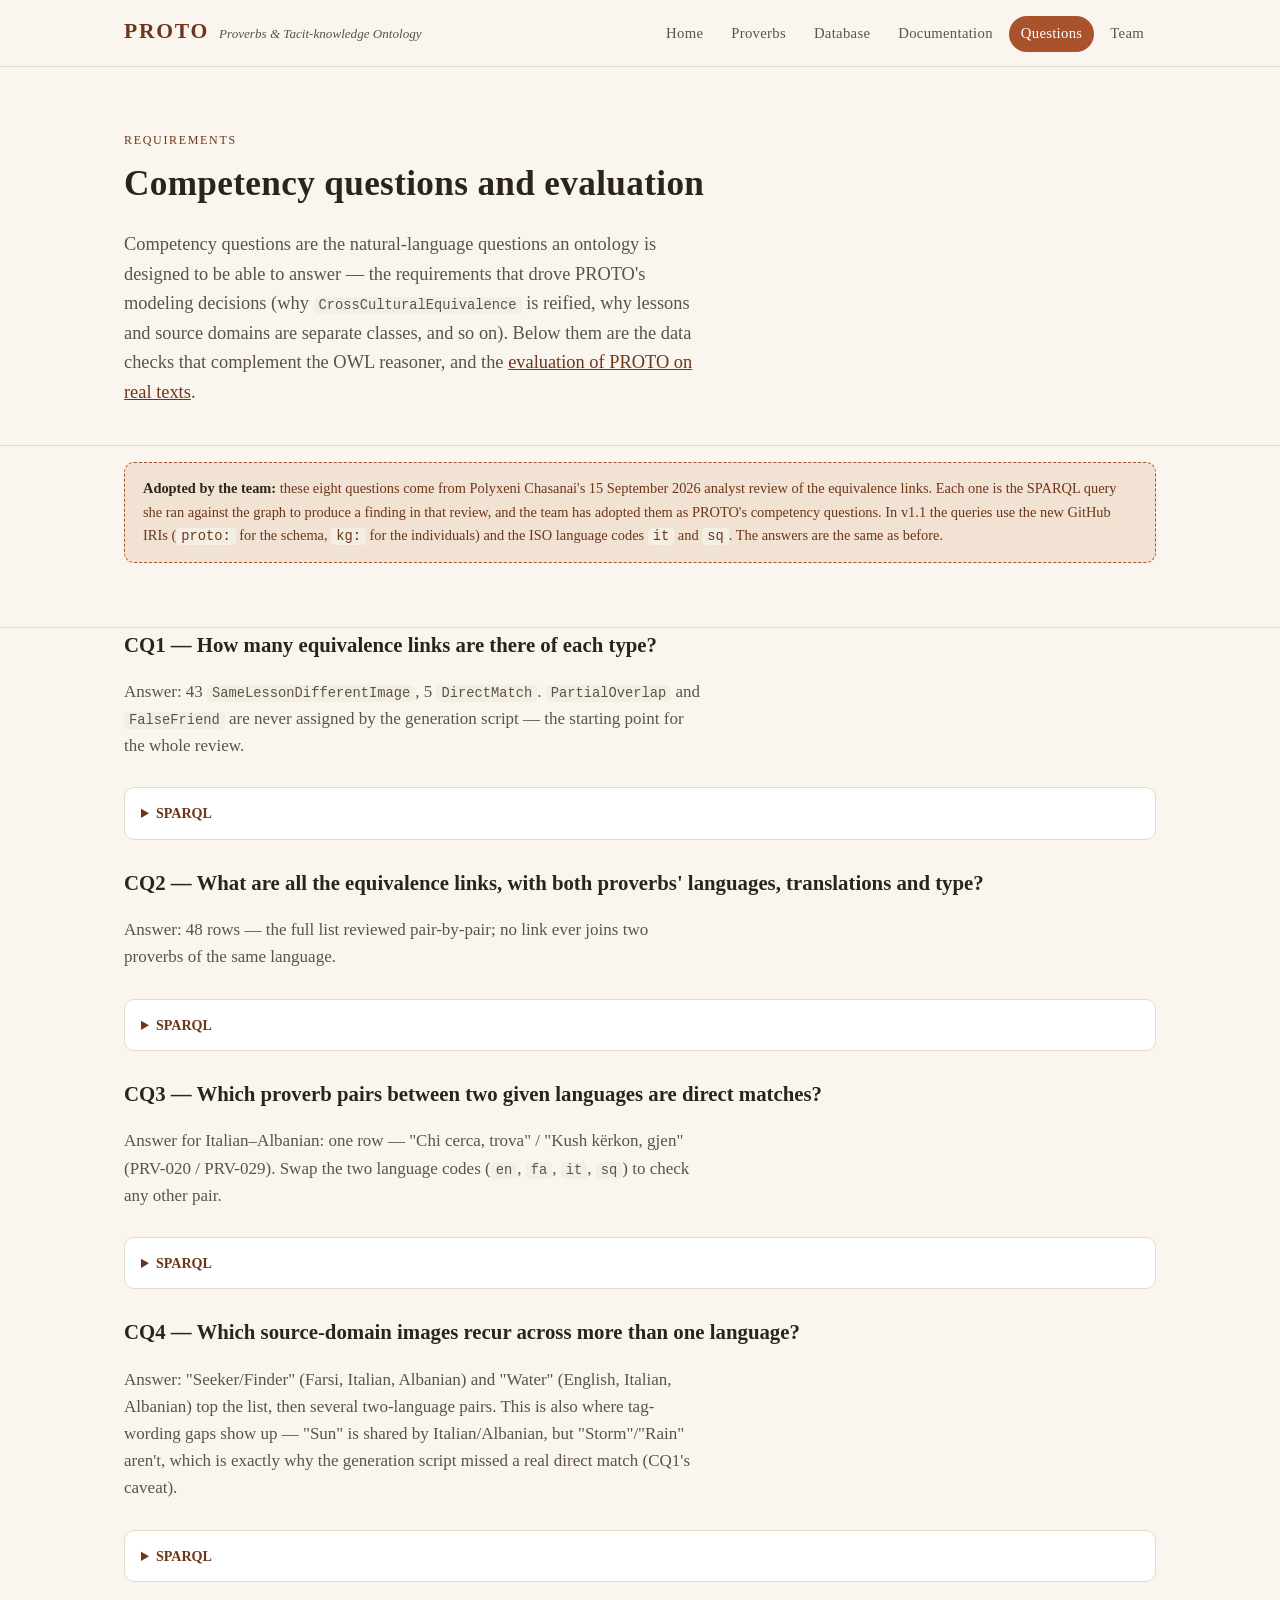
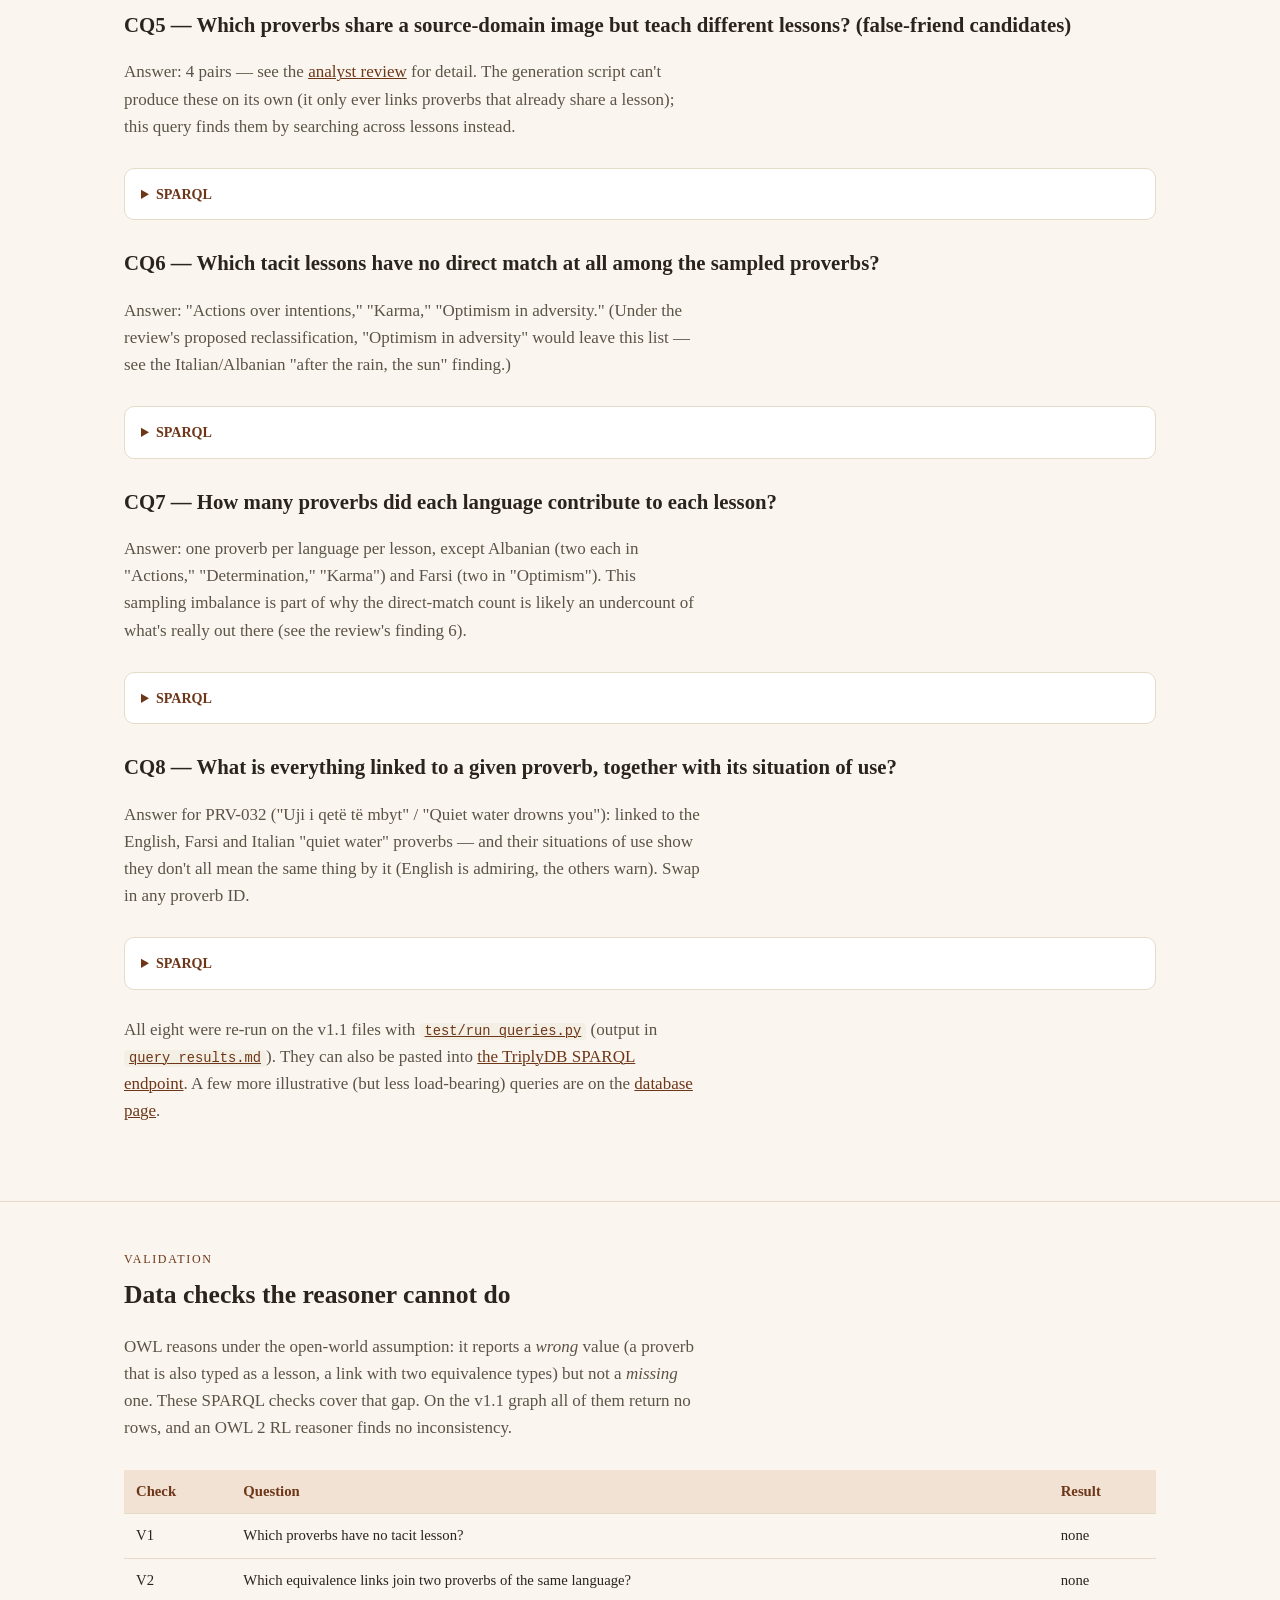
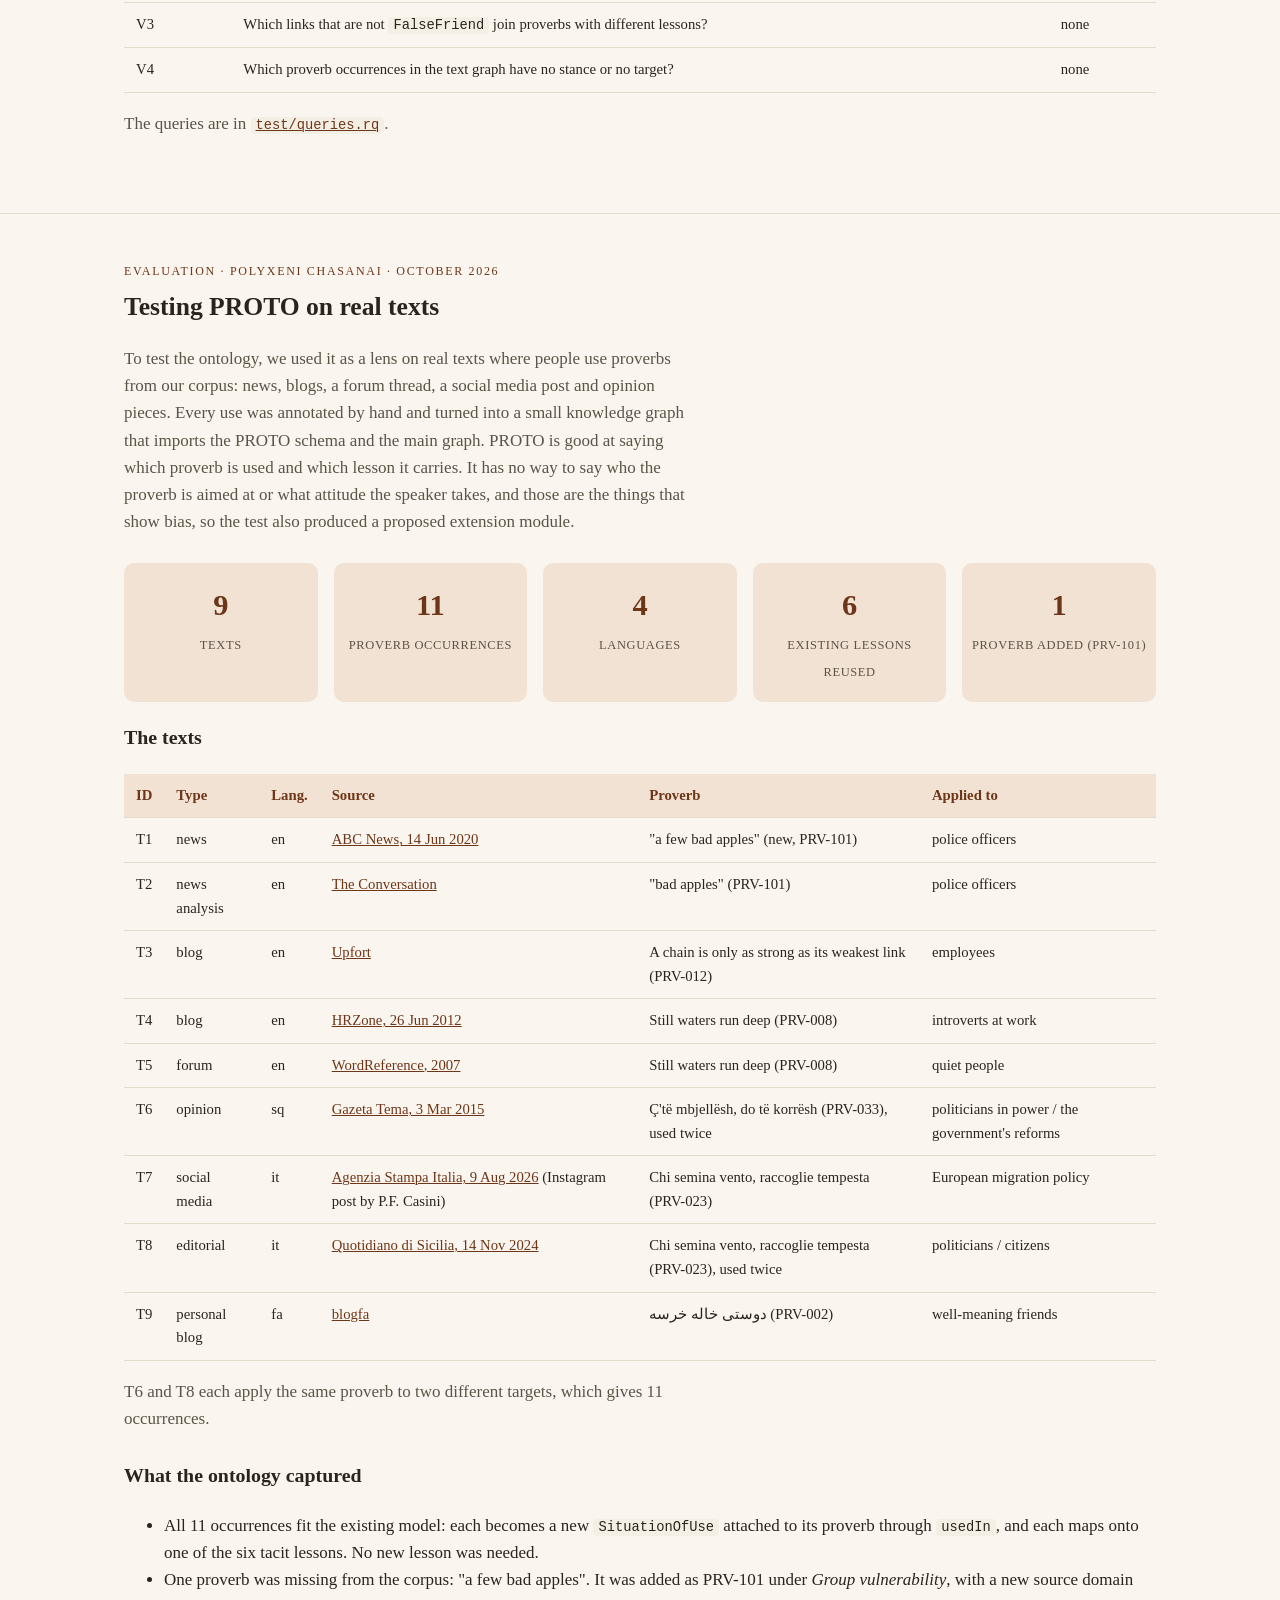
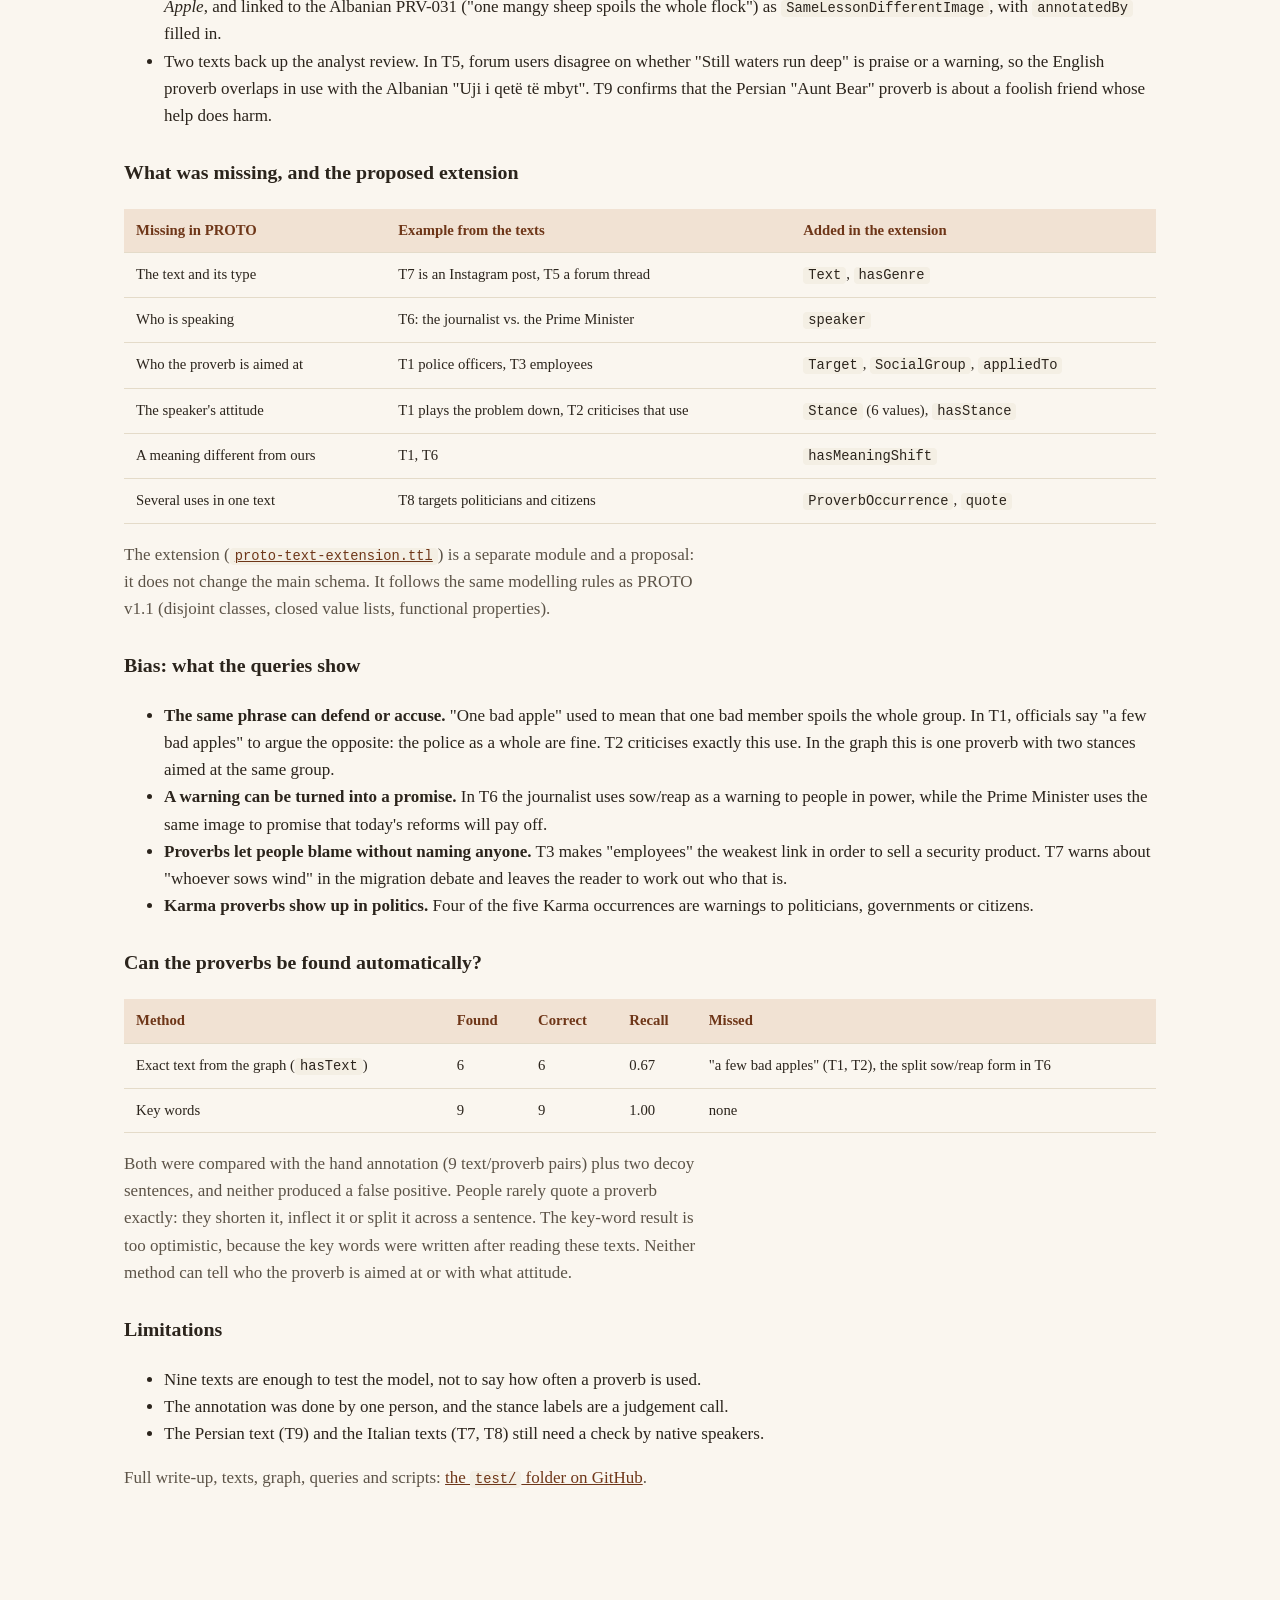
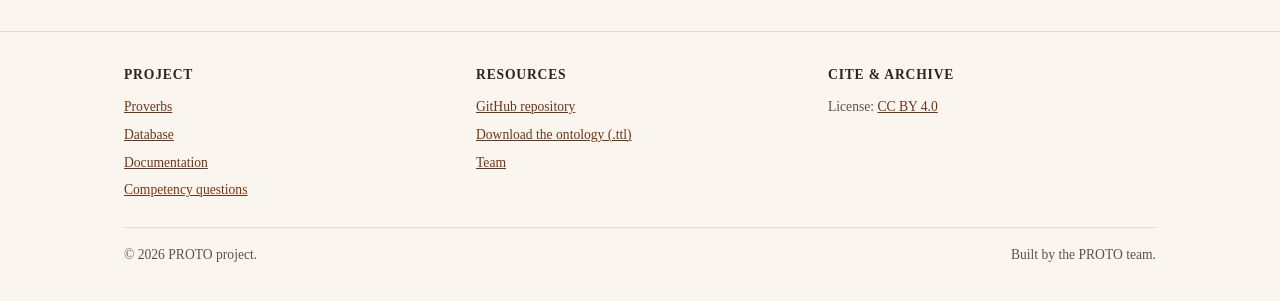
<file: docs/questions.html>
<!doctype html>
<html lang="en">
<head>
  <meta charset="utf-8">
  <meta name="viewport" content="width=device-width, initial-scale=1, viewport-fit=cover">
  <title>Competency questions and evaluation — PROTO</title>
  <meta name="description" content="The competency questions PROTO is designed to answer.">
  <link rel="stylesheet" href="assets/css/style.css">
</head>
<body>

  <header class="site-header">
    <div class="nav-inner">
      <a class="brand" href="index.html">
        <span class="mark">PROTO</span>
        <span class="tagline">Proverbs &amp; Tacit-knowledge Ontology</span>
      </a>
      <nav class="site-nav" aria-label="Main">
        <ul>
          <li><a href="index.html">Home</a></li>
          <li><a href="proverbs.html">Proverbs</a></li>
          <li><a href="database.html">Database</a></li>
          <li><a href="documentation.html">Documentation</a></li>
          <li><a href="questions.html" aria-current="page">Questions</a></li>
          <li><a href="team.html">Team</a></li>
        </ul>
      </nav>
    </div>
  </header>

  <main>
    <section class="hero" style="padding-bottom:20px;">
      <div class="wrap">
        <p class="section-kicker">Requirements</p>
        <h1 style="font-size:2.2rem;">Competency questions and evaluation</h1>
        <p class="lede">
          Competency questions are the natural-language questions an ontology is designed to
          be able to answer — the requirements that drove PROTO's modeling decisions (why
          <code>CrossCulturalEquivalence</code> is reified, why lessons and source domains
          are separate classes, and so on). Below them are the data checks that complement
          the OWL reasoner, and the <a href="#evaluation">evaluation of PROTO on real texts</a>.
        </p>
      </div>
    </section>

    <section style="padding-top:0;">
      <div class="wrap">
        <div class="notice">
          <strong>Adopted by the team:</strong> these eight questions come from Polyxeni Chasanai's
          15 September 2026 analyst review of the equivalence links. Each one is the SPARQL
          query she ran against the graph to produce a finding in that review, and the
          team has adopted them as PROTO's competency questions. In v1.1 the queries use the
          new GitHub IRIs (<code>proto:</code> for the schema, <code>kg:</code> for the
          individuals) and the ISO language codes <code>it</code> and <code>sq</code>. The
          answers are the same as before.
        </div>
      </div>
    </section>

    <section style="padding-top:0;">
      <div class="wrap">

        <h2 class="section-title" style="font-size:1.3rem;">CQ1 — How many equivalence links are there of each type?</h2>
        <p class="section-intro">Answer: 43 <code>SameLessonDifferentImage</code>, 5 <code>DirectMatch</code>. <code>PartialOverlap</code> and <code>FalseFriend</code> are never assigned by the generation script — the starting point for the whole review.</p>
        <details style="margin-bottom:26px;">
          <summary>SPARQL</summary>
          <pre><code>PREFIX proto: &lt;https://raw.githubusercontent.com/callmesevda/KR-Project/main/proto-ontology-structure.ttl#&gt;
SELECT ?type (COUNT(*) AS ?links)
WHERE { ?e a proto:CrossCulturalEquivalence ; proto:hasEquivalenceType ?type }
GROUP BY ?type
ORDER BY DESC(?links)</code></pre>
        </details>

        <h2 class="section-title" style="font-size:1.3rem;">CQ2 — What are all the equivalence links, with both proverbs' languages, translations and type?</h2>
        <p class="section-intro">Answer: 48 rows — the full list reviewed pair-by-pair; no link ever joins two proverbs of the same language.</p>
        <details style="margin-bottom:26px;">
          <summary>SPARQL</summary>
          <pre><code>PREFIX proto: &lt;https://raw.githubusercontent.com/callmesevda/KR-Project/main/proto-ontology-structure.ttl#&gt;
SELECT ?pair ?langA ?proverbA ?langB ?proverbB ?type
WHERE {
  ?pair a proto:CrossCulturalEquivalence ;
        proto:linksProverbA ?a ; proto:linksProverbB ?b ; proto:hasEquivalenceType ?type .
  ?a proto:hasLanguage ?langA ; proto:hasTranslation ?proverbA .
  ?b proto:hasLanguage ?langB ; proto:hasTranslation ?proverbB .
}
ORDER BY ?pair</code></pre>
        </details>

        <h2 class="section-title" style="font-size:1.3rem;">CQ3 — Which proverb pairs between two given languages are direct matches?</h2>
        <p class="section-intro">Answer for Italian–Albanian: one row — "Chi cerca, trova" / "Kush kërkon, gjen" (PRV-020 / PRV-029). Swap the two language codes (<code>en</code>, <code>fa</code>, <code>it</code>, <code>sq</code>) to check any other pair.</p>
        <details style="margin-bottom:26px;">
          <summary>SPARQL</summary>
          <pre><code>PREFIX proto: &lt;https://raw.githubusercontent.com/callmesevda/KR-Project/main/proto-ontology-structure.ttl#&gt;
SELECT ?proverbA ?proverbB
WHERE {
  ?pair proto:hasEquivalenceType proto:DirectMatch ;
        proto:linksProverbA ?a ; proto:linksProverbB ?b .
  ?a proto:hasLanguage "it" ; proto:hasText ?proverbA .
  ?b proto:hasLanguage "sq" ; proto:hasText ?proverbB .
}</code></pre>
        </details>

        <h2 class="section-title" style="font-size:1.3rem;">CQ4 — Which source-domain images recur across more than one language?</h2>
        <p class="section-intro">Answer: "Seeker/Finder" (Farsi, Italian, Albanian) and "Water" (English, Italian, Albanian) top the list, then several two-language pairs. This is also where tag-wording gaps show up — "Sun" is shared by Italian/Albanian, but "Storm"/"Rain" aren't, which is exactly why the generation script missed a real direct match (CQ1's caveat).</p>
        <details style="margin-bottom:26px;">
          <summary>SPARQL</summary>
          <pre><code>PREFIX proto: &lt;https://raw.githubusercontent.com/callmesevda/KR-Project/main/proto-ontology-structure.ttl#&gt;
PREFIX rdfs:  &lt;http://www.w3.org/2000/01/rdf-schema#&gt;
SELECT ?domain (GROUP_CONCAT(DISTINCT ?lang; separator=", ") AS ?languages)
       (COUNT(DISTINCT ?lang) AS ?n)
WHERE { ?prov proto:hasSourceDomain ?d ; proto:hasLanguage ?lang . ?d rdfs:label ?domain }
GROUP BY ?domain
HAVING (COUNT(DISTINCT ?lang) &gt; 1)
ORDER BY DESC(?n) ?domain</code></pre>
        </details>

        <h2 class="section-title" style="font-size:1.3rem;">CQ5 — Which proverbs share a source-domain image but teach different lessons? (false-friend candidates)</h2>
        <p class="section-intro">Answer: 4 pairs — see the <a href="database.html#review">analyst review</a> for detail. The generation script can't produce these on its own (it only ever links proverbs that already share a lesson); this query finds them by searching across lessons instead.</p>
        <details style="margin-bottom:26px;">
          <summary>SPARQL</summary>
          <pre><code>PREFIX proto: &lt;https://raw.githubusercontent.com/callmesevda/KR-Project/main/proto-ontology-structure.ttl#&gt;
PREFIX rdfs:  &lt;http://www.w3.org/2000/01/rdf-schema#&gt;
SELECT ?domain ?a ?lessonA ?b ?lessonB
WHERE {
  ?a proto:hasSourceDomain ?d ; proto:hasLesson ?lessonA .
  ?b proto:hasSourceDomain ?d ; proto:hasLesson ?lessonB .
  ?d rdfs:label ?domain .
  FILTER (?lessonA != ?lessonB &amp;&amp; STR(?a) &lt; STR(?b))
}
ORDER BY ?domain</code></pre>
        </details>

        <h2 class="section-title" style="font-size:1.3rem;">CQ6 — Which tacit lessons have no direct match at all among the sampled proverbs?</h2>
        <p class="section-intro">Answer: "Actions over intentions," "Karma," "Optimism in adversity." (Under the review's proposed reclassification, "Optimism in adversity" would leave this list — see the Italian/Albanian "after the rain, the sun" finding.)</p>
        <details style="margin-bottom:26px;">
          <summary>SPARQL</summary>
          <pre><code>PREFIX proto: &lt;https://raw.githubusercontent.com/callmesevda/KR-Project/main/proto-ontology-structure.ttl#&gt;
SELECT ?lesson
WHERE {
  ?l a proto:TacitLesson ; proto:hasLabel ?lesson .
  FILTER NOT EXISTS {
    ?e proto:hasEquivalenceType proto:DirectMatch ; proto:linksProverbA ?x .
    ?x proto:hasLesson ?l
  }
}
ORDER BY ?lesson</code></pre>
        </details>

        <h2 class="section-title" style="font-size:1.3rem;">CQ7 — How many proverbs did each language contribute to each lesson?</h2>
        <p class="section-intro">Answer: one proverb per language per lesson, except Albanian (two each in "Actions," "Determination," "Karma") and Farsi (two in "Optimism"). This sampling imbalance is part of why the direct-match count is likely an undercount of what's really out there (see the review's finding 6).</p>
        <details style="margin-bottom:26px;">
          <summary>SPARQL</summary>
          <pre><code>PREFIX proto: &lt;https://raw.githubusercontent.com/callmesevda/KR-Project/main/proto-ontology-structure.ttl#&gt;
SELECT ?lesson ?lang (COUNT(?prov) AS ?proverbs)
WHERE { ?prov a proto:Proverb ; proto:hasLesson ?l ; proto:hasLanguage ?lang . ?l proto:hasLabel ?lesson }
GROUP BY ?lesson ?lang
ORDER BY ?lesson ?lang</code></pre>
        </details>

        <h2 class="section-title" style="font-size:1.3rem;">CQ8 — What is everything linked to a given proverb, together with its situation of use?</h2>
        <p class="section-intro">Answer for PRV-032 ("Uji i qetë të mbyt" / "Quiet water drowns you"): linked to the English, Farsi and Italian "quiet water" proverbs — and their situations of use show they don't all mean the same thing by it (English is admiring, the others warn). Swap in any proverb ID.</p>
        <details style="margin-bottom:26px;">
          <summary>SPARQL</summary>
          <pre><code>PREFIX proto: &lt;https://raw.githubusercontent.com/callmesevda/KR-Project/main/proto-ontology-structure.ttl#&gt;
PREFIX kg:    &lt;https://raw.githubusercontent.com/callmesevda/KR-Project/main/proto_data.ttl#&gt;
PREFIX rdfs:  &lt;http://www.w3.org/2000/01/rdf-schema#&gt;
SELECT ?other ?lang ?proverb ?type ?situation
WHERE {
  { ?e proto:linksProverbA kg:PRV-032 ; proto:linksProverbB ?other }
  UNION
  { ?e proto:linksProverbB kg:PRV-032 ; proto:linksProverbA ?other }
  ?e proto:hasEquivalenceType ?type .
  ?other proto:hasLanguage ?lang ; proto:hasTranslation ?proverb ; proto:usedIn ?s .
  ?s rdfs:label ?situation .
}
ORDER BY ?other</code></pre>
        </details>

        <p class="section-intro">All eight were re-run on the v1.1 files with
          <a href="https://github.com/callmesevda/KR-Project/blob/main/test/run_queries.py" target="_blank" rel="noopener"><code>test/run_queries.py</code></a>
          (output in <a href="https://github.com/callmesevda/KR-Project/blob/main/test/query_results.md" target="_blank" rel="noopener"><code>query_results.md</code></a>).
          They can also be pasted into
          <a href="https://triplydb.com/SevdaRezaeiMelal/proverbs-kr/sparql" target="_blank" rel="noopener">the TriplyDB SPARQL endpoint</a>.
          A few more illustrative (but less load-bearing) queries are on the
          <a href="database.html#sparql">database page</a>.
        </p>
      </div>
    </section>

    <section id="checks">
      <div class="wrap">
        <p class="section-kicker">Validation</p>
        <h2 class="section-title">Data checks the reasoner cannot do</h2>
        <p class="section-intro">
          OWL reasons under the open-world assumption: it reports a <em>wrong</em> value (a
          proverb that is also typed as a lesson, a link with two equivalence types) but not
          a <em>missing</em> one. These SPARQL checks cover that gap. On the v1.1 graph all
          of them return no rows, and an OWL 2 RL reasoner finds no inconsistency.
        </p>
        <div class="table-scroll">
          <table class="data-table">
            <thead><tr><th>Check</th><th>Question</th><th>Result</th></tr></thead>
            <tbody>
              <tr><td>V1</td><td>Which proverbs have no tacit lesson?</td><td>none</td></tr>
              <tr><td>V2</td><td>Which equivalence links join two proverbs of the same language?</td><td>none</td></tr>
              <tr><td>V3</td><td>Which links that are not <code>FalseFriend</code> join proverbs with different lessons?</td><td>none</td></tr>
              <tr><td>V4</td><td>Which proverb occurrences in the text graph have no stance or no target?</td><td>none</td></tr>
            </tbody>
          </table>
        </div>
        <p class="section-intro">
          The queries are in <a href="https://github.com/callmesevda/KR-Project/blob/main/test/queries.rq" target="_blank" rel="noopener"><code>test/queries.rq</code></a>.
        </p>
      </div>
    </section>

    <section id="evaluation">
      <div class="wrap">
        <p class="section-kicker">Evaluation · Polyxeni Chasanai · October 2026</p>
        <h2 class="section-title">Testing PROTO on real texts</h2>
        <p class="section-intro">
          To test the ontology, we used it as a lens on real texts where people use proverbs
          from our corpus: news, blogs, a forum thread, a social media post and opinion
          pieces. Every use was annotated by hand and turned into a small knowledge graph
          that imports the PROTO schema and the main graph. PROTO is good at saying which
          proverb is used and which lesson it carries. It has no way to say who the proverb
          is aimed at or what attitude the speaker takes, and those are the things that show
          bias, so the test also produced a proposed extension module.
        </p>

        <div class="stat-row">
          <div class="stat"><span class="num">9</span><span class="label">Texts</span></div>
          <div class="stat"><span class="num">11</span><span class="label">Proverb occurrences</span></div>
          <div class="stat"><span class="num">4</span><span class="label">Languages</span></div>
          <div class="stat"><span class="num">6</span><span class="label">Existing lessons reused</span></div>
          <div class="stat"><span class="num">1</span><span class="label">Proverb added (PRV-101)</span></div>
        </div>

        <h3>The texts</h3>
        <div class="table-scroll">
          <table class="data-table">
            <thead><tr><th>ID</th><th>Type</th><th>Lang.</th><th>Source</th><th>Proverb</th><th>Applied to</th></tr></thead>
            <tbody>
              <tr><td>T1</td><td>news</td><td>en</td><td><a href="https://abcnews.com/US/bad-apples-phrase-describing-rotten-police-officers-meaning/story?id=71201096" target="_blank" rel="noopener">ABC News, 14 Jun 2020</a></td><td>"a few bad apples" (new, PRV-101)</td><td>police officers</td></tr>
              <tr><td>T2</td><td>news analysis</td><td>en</td><td><a href="https://theconversation.com/police-violence-in-the-united-states-what-lies-behind-the-bad-apples-narrative-139931" target="_blank" rel="noopener">The Conversation</a></td><td>"bad apples" (PRV-101)</td><td>police officers</td></tr>
              <tr><td>T3</td><td>blog</td><td>en</td><td><a href="https://www.upfort.com/blog-articles/no-more-weakest-links-why-every-employee-needs-cybersecurity-protection" target="_blank" rel="noopener">Upfort</a></td><td>A chain is only as strong as its weakest link (PRV-012)</td><td>employees</td></tr>
              <tr><td>T4</td><td>blog</td><td>en</td><td><a href="https://www.hrzone.com/talent/development/blog-still-waters-run-deep-never-underestimate-an-introvert" target="_blank" rel="noopener">HRZone, 26 Jun 2012</a></td><td>Still waters run deep (PRV-008)</td><td>introverts at work</td></tr>
              <tr><td>T5</td><td>forum</td><td>en</td><td><a href="https://forum.wordreference.com/threads/still-water-runs-deep.448648/" target="_blank" rel="noopener">WordReference, 2007</a></td><td>Still waters run deep (PRV-008)</td><td>quiet people</td></tr>
              <tr><td>T6</td><td>opinion</td><td>sq</td><td><a href="https://www.gazetatema.net/web/2015/03/03/historia-e-te-forteve-ne-politike-ose-cfare-te-mbjellesh-do-korresh" target="_blank" rel="noopener">Gazeta Tema, 3 Mar 2015</a></td><td>Ç'të mbjellësh, do të korrësh (PRV-033), used twice</td><td>politicians in power / the government&#x27;s reforms</td></tr>
              <tr><td>T7</td><td>social media</td><td>it</td><td><a href="https://agenziastampaitalia.it/politica/politica-nazionale/74957-migranti-casini-avviso-ai-naviganti-chi-semina-vento-raccoglie-tempesta" target="_blank" rel="noopener">Agenzia Stampa Italia, 9 Aug 2026</a> (Instagram post by P.F. Casini)</td><td>Chi semina vento, raccoglie tempesta (PRV-023)</td><td>European migration policy</td></tr>
              <tr><td>T8</td><td>editorial</td><td>it</td><td><a href="https://qds.it/chi-semina-vento-raccoglie-tempesta/" target="_blank" rel="noopener">Quotidiano di Sicilia, 14 Nov 2024</a></td><td>Chi semina vento, raccoglie tempesta (PRV-023), used twice</td><td>politicians / citizens</td></tr>
              <tr><td>T9</td><td>personal blog</td><td>fa</td><td><a href="https://nahidkhirolahi.blogfa.com/post/199" target="_blank" rel="noopener">blogfa</a></td><td>دوستی خاله خرسه (PRV-002)</td><td>well-meaning friends</td></tr>
            </tbody>
          </table>
        </div>
        <p class="section-intro">T6 and T8 each apply the same proverb to two different targets, which gives 11 occurrences.</p>

        <h3>What the ontology captured</h3>
        <ul class="bullets" style="margin-top:8px; gap:12px;">
          <li>All 11 occurrences fit the existing model: each becomes a new <code>SituationOfUse</code> attached to its proverb through <code>usedIn</code>, and each maps onto one of the six tacit lessons. No new lesson was needed.</li>
          <li>One proverb was missing from the corpus: "a few bad apples". It was added as PRV-101 under <em>Group vulnerability</em>, with a new source domain <em>Apple</em>, and linked to the Albanian PRV-031 ("one mangy sheep spoils the whole flock") as <code>SameLessonDifferentImage</code>, with <code>annotatedBy</code> filled in.</li>
          <li>Two texts back up the analyst review. In T5, forum users disagree on whether "Still waters run deep" is praise or a warning, so the English proverb overlaps in use with the Albanian "Uji i qetë të mbyt". T9 confirms that the Persian "Aunt Bear" proverb is about a foolish friend whose help does harm.</li>
        </ul>

        <h3 style="margin-top:28px;">What was missing, and the proposed extension</h3>
        <div class="table-scroll">
          <table class="data-table">
            <thead><tr><th>Missing in PROTO</th><th>Example from the texts</th><th>Added in the extension</th></tr></thead>
            <tbody>
              <tr><td>The text and its type</td><td>T7 is an Instagram post, T5 a forum thread</td><td><code>Text</code>, <code>hasGenre</code></td></tr>
              <tr><td>Who is speaking</td><td>T6: the journalist vs. the Prime Minister</td><td><code>speaker</code></td></tr>
              <tr><td>Who the proverb is aimed at</td><td>T1 police officers, T3 employees</td><td><code>Target</code>, <code>SocialGroup</code>, <code>appliedTo</code></td></tr>
              <tr><td>The speaker's attitude</td><td>T1 plays the problem down, T2 criticises that use</td><td><code>Stance</code> (6 values), <code>hasStance</code></td></tr>
              <tr><td>A meaning different from ours</td><td>T1, T6</td><td><code>hasMeaningShift</code></td></tr>
              <tr><td>Several uses in one text</td><td>T8 targets politicians and citizens</td><td><code>ProverbOccurrence</code>, <code>quote</code></td></tr>
            </tbody>
          </table>
        </div>
        <p class="section-intro">
          The extension (<a href="https://github.com/callmesevda/KR-Project/blob/main/test/proto-text-extension.ttl" target="_blank" rel="noopener"><code>proto-text-extension.ttl</code></a>)
          is a separate module and a proposal: it does not change the main schema. It follows
          the same modelling rules as PROTO v1.1 (disjoint classes, closed value lists,
          functional properties).
        </p>

        <h3 style="margin-top:28px;">Bias: what the queries show</h3>
        <ul class="bullets" style="margin-top:8px; gap:12px;">
          <li><strong>The same phrase can defend or accuse.</strong> "One bad apple" used to mean that one bad member spoils the whole group. In T1, officials say "a few bad apples" to argue the opposite: the police as a whole are fine. T2 criticises exactly this use. In the graph this is one proverb with two stances aimed at the same group.</li>
          <li><strong>A warning can be turned into a promise.</strong> In T6 the journalist uses sow/reap as a warning to people in power, while the Prime Minister uses the same image to promise that today's reforms will pay off.</li>
          <li><strong>Proverbs let people blame without naming anyone.</strong> T3 makes "employees" the weakest link in order to sell a security product. T7 warns about "whoever sows wind" in the migration debate and leaves the reader to work out who that is.</li>
          <li><strong>Karma proverbs show up in politics.</strong> Four of the five Karma occurrences are warnings to politicians, governments or citizens.</li>
        </ul>

        <h3 style="margin-top:28px;">Can the proverbs be found automatically?</h3>
        <div class="table-scroll">
          <table class="data-table">
            <thead><tr><th>Method</th><th>Found</th><th>Correct</th><th>Recall</th><th>Missed</th></tr></thead>
            <tbody>
              <tr><td>Exact text from the graph (<code>hasText</code>)</td><td>6</td><td>6</td><td>0.67</td><td>"a few bad apples" (T1, T2), the split sow/reap form in T6</td></tr>
              <tr><td>Key words</td><td>9</td><td>9</td><td>1.00</td><td>none</td></tr>
            </tbody>
          </table>
        </div>
        <p class="section-intro">
          Both were compared with the hand annotation (9 text/proverb pairs) plus two decoy
          sentences, and neither produced a false positive. People rarely quote a proverb
          exactly: they shorten it, inflect it or split it across a sentence. The key-word
          result is too optimistic, because the key words were written after reading these
          texts. Neither method can tell who the proverb is aimed at or with what attitude.
        </p>

        <h3 style="margin-top:28px;">Limitations</h3>
        <ul class="bullets" style="margin-top:8px; gap:10px;">
          <li>Nine texts are enough to test the model, not to say how often a proverb is used.</li>
          <li>The annotation was done by one person, and the stance labels are a judgement call.</li>
          <li>The Persian text (T9) and the Italian texts (T7, T8) still need a check by native speakers.</li>
        </ul>
        <p class="section-intro" style="margin-top:16px;">
          Full write-up, texts, graph, queries and scripts:
          <a href="https://github.com/callmesevda/KR-Project/tree/main/test" target="_blank" rel="noopener">the <code>test/</code> folder on GitHub</a>.
        </p>
      </div>
    </section>
  </main>

  <footer class="site-footer">
    <div class="wrap">
      <div class="footer-cols">
        <div>
          <h4>Project</h4>
          <ul>
            <li><a href="proverbs.html">Proverbs</a></li>
            <li><a href="database.html">Database</a></li>
            <li><a href="documentation.html">Documentation</a></li>
            <li><a href="questions.html">Competency questions</a></li>
          </ul>
        </div>
        <div>
          <h4>Resources</h4>
          <ul>
            <li><a href="https://github.com/callmesevda/KR-Project" target="_blank" rel="noopener">GitHub repository</a></li>
            <li><a href="database.html#downloads">Download the ontology (.ttl)</a></li>
            <li><a href="team.html">Team</a></li>
          </ul>
        </div>
        <div>
          <h4>Cite &amp; archive</h4>
          <ul>
            <li>License: <a href="https://creativecommons.org/licenses/by/4.0/" target="_blank" rel="noopener">CC BY 4.0</a></li>
          </ul>
        </div>
      </div>
      <div class="footer-bottom">
        <span>© 2026 PROTO project.</span>
        <span>Built by the PROTO team.</span>
      </div>
    </div>
  </footer>

</body>
</html>
</file>
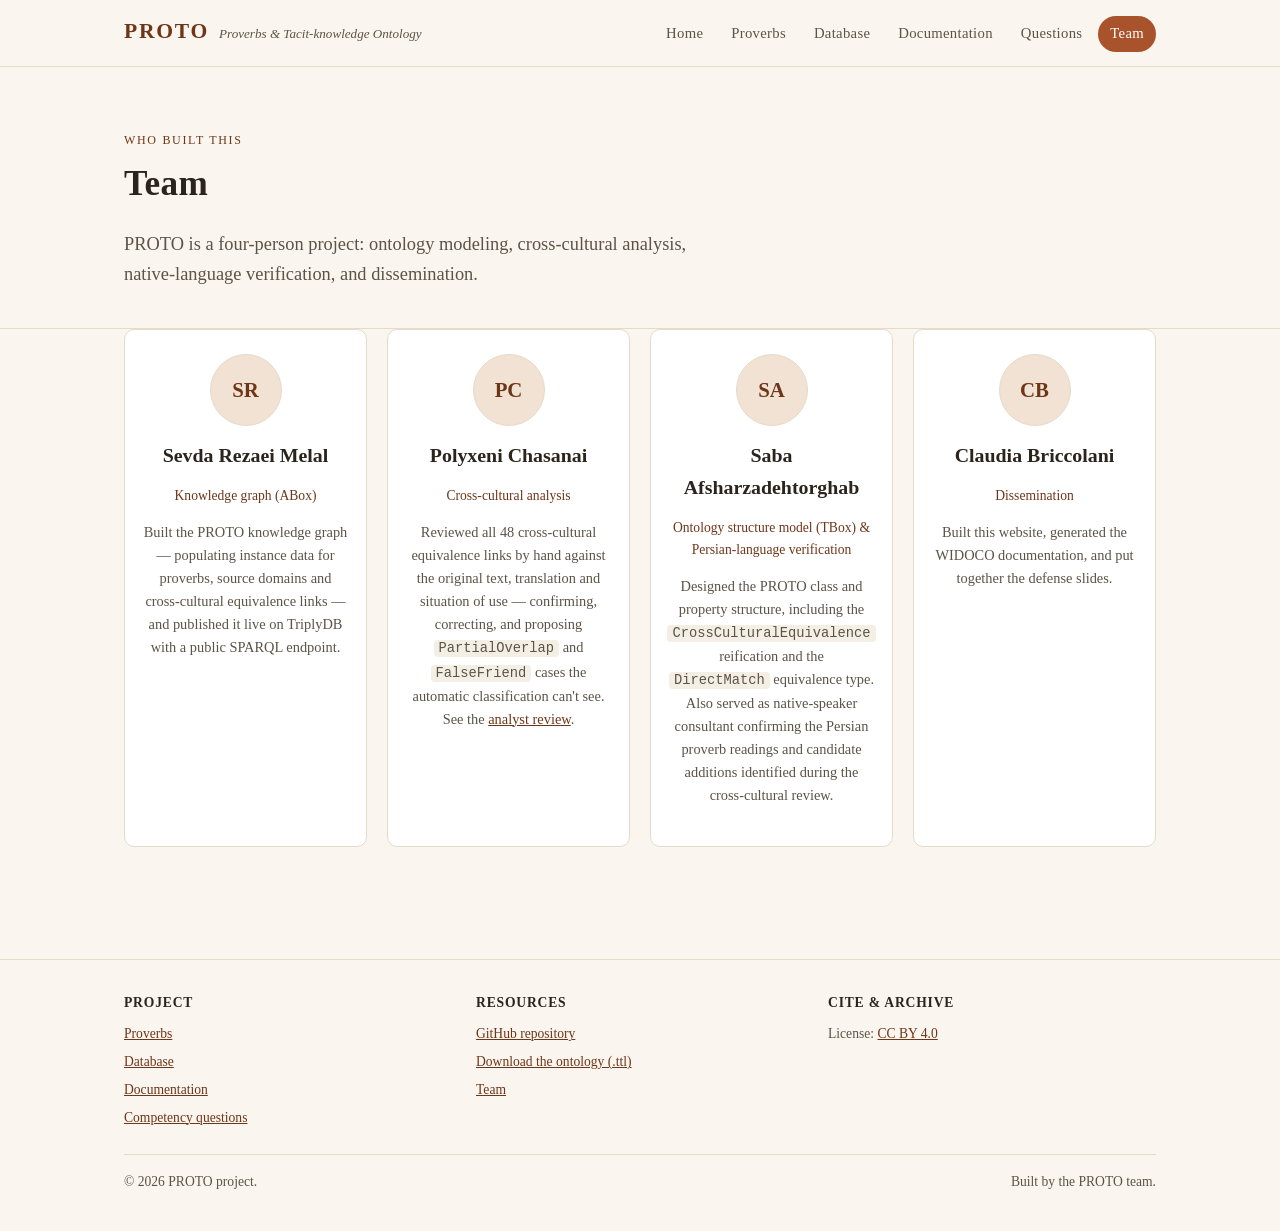
<file: docs/team.html>
<!doctype html>
<html lang="en">
<head>
  <meta charset="utf-8">
  <meta name="viewport" content="width=device-width, initial-scale=1, viewport-fit=cover">
  <title>Team — PROTO</title>
  <meta name="description" content="The team behind the PROTO ontology.">
  <link rel="stylesheet" href="assets/css/style.css">
</head>
<body>

  <header class="site-header">
    <div class="nav-inner">
      <a class="brand" href="index.html">
        <span class="mark">PROTO</span>
        <span class="tagline">Proverbs &amp; Tacit-knowledge Ontology</span>
      </a>
      <nav class="site-nav" aria-label="Main">
        <ul>
          <li><a href="index.html">Home</a></li>
          <li><a href="proverbs.html">Proverbs</a></li>
          <li><a href="database.html">Database</a></li>
          <li><a href="documentation.html">Documentation</a></li>
          <li><a href="questions.html">Questions</a></li>
          <li><a href="team.html" aria-current="page">Team</a></li>
        </ul>
      </nav>
    </div>
  </header>

  <main>
    <section class="hero" style="padding-bottom:20px;">
      <div class="wrap">
        <p class="section-kicker">Who built this</p>
        <h1 style="font-size:2.2rem;">Team</h1>
        <p class="lede">
          PROTO is a four-person project: ontology modeling, cross-cultural analysis,
          native-language verification, and dissemination.
        </p>
      </div>
    </section>

    <section style="padding-top:0;">
      <div class="wrap">
        <div class="team-grid">

          <div class="team-card">
            <div class="avatar">SR</div>
            <h3>Sevda Rezaei Melal</h3>
            <p class="role">Knowledge graph (ABox)</p>
            <p>Built the PROTO knowledge graph — populating instance data for proverbs, source
              domains and cross-cultural equivalence links — and published it live on TriplyDB
              with a public SPARQL endpoint.</p>
          </div>

          <div class="team-card">
            <div class="avatar">PC</div>
            <h3>Polyxeni Chasanai</h3>
            <p class="role">Cross-cultural analysis</p>
            <p>Reviewed all 48 cross-cultural equivalence links by hand against the original
              text, translation and situation of use — confirming, correcting, and proposing
              <code>PartialOverlap</code> and <code>FalseFriend</code> cases the automatic
              classification can't see. See the <a href="database.html#review">analyst review</a>.</p>
          </div>

          <div class="team-card">
            <div class="avatar">SA</div>
            <h3>Saba Afsharzadehtorghab</h3>
            <p class="role">Ontology structure model (TBox) &amp; Persian-language verification</p>
            <p>Designed the PROTO class and property structure, including the
              <code>CrossCulturalEquivalence</code> reification and the <code>DirectMatch</code>
              equivalence type. Also served as native-speaker consultant confirming the Persian
              proverb readings and candidate additions identified during the cross-cultural review.</p>
          </div>

          <div class="team-card">
            <div class="avatar">CB</div>
            <h3>Claudia Briccolani</h3>
            <p class="role">Dissemination</p>
            <p>Built this website, generated the WIDOCO documentation, and put together the
              defense slides.</p>
          </div>

        </div>
      </div>
    </section>
  </main>

  <footer class="site-footer">
    <div class="wrap">
      <div class="footer-cols">
        <div>
          <h4>Project</h4>
          <ul>
            <li><a href="proverbs.html">Proverbs</a></li>
            <li><a href="database.html">Database</a></li>
            <li><a href="documentation.html">Documentation</a></li>
            <li><a href="questions.html">Competency questions</a></li>
          </ul>
        </div>
        <div>
          <h4>Resources</h4>
          <ul>
            <li><a href="https://github.com/callmesevda/KR-Project" target="_blank" rel="noopener">GitHub repository</a></li>
            <li><a href="database.html#downloads">Download the ontology (.ttl)</a></li>
            <li><a href="team.html">Team</a></li>
          </ul>
        </div>
        <div>
          <h4>Cite &amp; archive</h4>
          <ul>
            <li>License: <a href="https://creativecommons.org/licenses/by/4.0/" target="_blank" rel="noopener">CC BY 4.0</a></li>
          </ul>
        </div>
      </div>
      <div class="footer-bottom">
        <span>© 2026 PROTO project.</span>
        <span>Built by the PROTO team.</span>
      </div>
    </div>
  </footer>

</body>
</html>
</file>
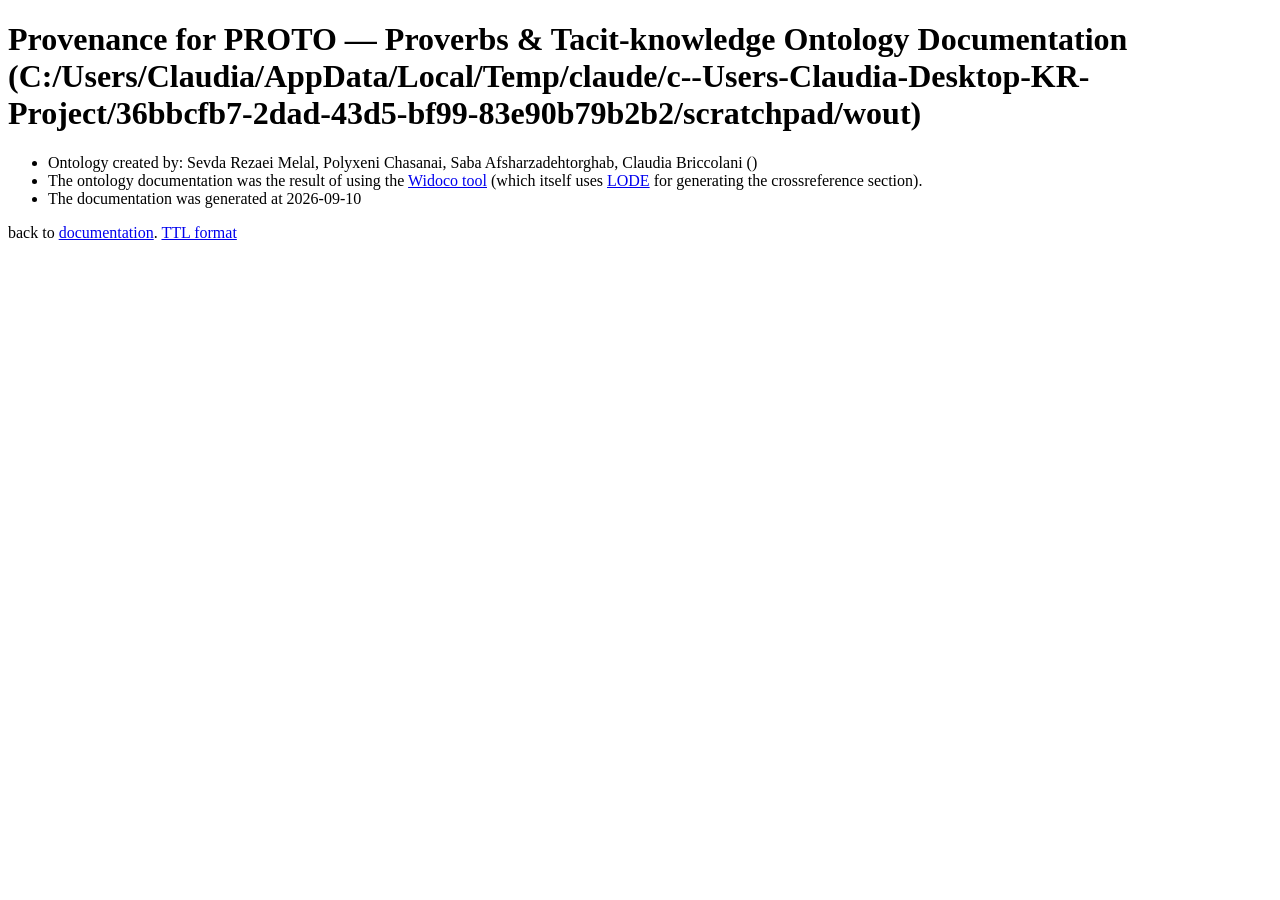
<file: docs/documentation/provenance/provenance-en.html>
<!DOCTYPE html>
<html>
<head>
<meta http-equiv="content-type" content="text/html; charset=UTF-8" />
 
  </head> 

<body>
<div class="head">
<h1>Provenance for PROTO — Proverbs & Tacit-knowledge Ontology Documentation (C:/Users/Claudia/AppData/Local/Temp/claude/c--Users-Claudia-Desktop-KR-Project/36bbcfb7-2dad-43d5-bf99-83e90b79b2b2/scratchpad/wout)</h1>
<ul>
	<li>Ontology created by: Sevda Rezaei Melal, Polyxeni Chasanai, Saba Afsharzadehtorghab, Claudia Briccolani ()</li><li>The ontology documentation was the result of using the <a href="https://github.com/dgarijo/Widoco">Widoco tool</a> (which itself uses <a href="http://www.essepuntato.it/lode/">LODE</a> for generating the crossreference section).</li>
<li>The documentation was generated at 2026-09-10</ul>
</div>
<p>back to <a href="..\index-en.html">documentation</a>. <a href="provenance-en.ttl">TTL format</a></p></div>
</body> 
</html>
</file>
<file: docs/assets/css/style.css>
:root {
  --ink: #2b241c;
  --ink-soft: #5c5347;
  --paper: #faf6ef;
  --paper-raised: #ffffff;
  --line: #e4dbc9;
  --accent: #a8532c;
  --accent-soft: #f1e2d3;
  --accent-ink: #6e3618;
  --code-bg: #f4efe4;
  --radius: 10px;
  --max-width: 1080px;
  color-scheme: light;
}

@media (prefers-color-scheme: dark) {
  :root:not([data-theme="light"]) {
    --ink: #ece5d8;
    --ink-soft: #b9ad99;
    --paper: #1b1712;
    --paper-raised: #241f18;
    --line: #3a3226;
    --accent: #e08a5b;
    --accent-soft: #3a2a1c;
    --accent-ink: #f1b98d;
    --code-bg: #211c15;
    color-scheme: dark;
  }
}

:root[data-theme="dark"] {
  --ink: #ece5d8;
  --ink-soft: #b9ad99;
  --paper: #1b1712;
  --paper-raised: #241f18;
  --line: #3a3226;
  --accent: #e08a5b;
  --accent-soft: #3a2a1c;
  --accent-ink: #f1b98d;
  --code-bg: #211c15;
  color-scheme: dark;
}

* { box-sizing: border-box; }

html {
  padding-top: env(safe-area-inset-top, 0px);
  padding-bottom: env(safe-area-inset-bottom, 0px);
}

body {
  margin: 0;
  background: var(--paper);
  color: var(--ink);
  font-family: "Iowan Old Style", "Palatino Linotype", Georgia, "Source Serif Pro", serif;
  line-height: 1.6;
  font-size: 17px;
}

img { max-width: 100%; }
[hidden] { display: none !important; }

a { color: var(--accent-ink); text-decoration-thickness: 1px; }
a:hover { color: var(--accent); }

.wrap {
  max-width: var(--max-width);
  margin: 0 auto;
  padding: 0 24px;
}

header.site-header {
  position: sticky;
  top: env(safe-area-inset-top, 0px);
  z-index: 20;
  background: var(--paper);
  border-bottom: 1px solid var(--line);
}

.nav-inner {
  max-width: var(--max-width);
  margin: 0 auto;
  padding: 14px 24px;
  display: flex;
  align-items: baseline;
  justify-content: space-between;
  gap: 16px;
  flex-wrap: wrap;
}

.brand {
  display: flex;
  align-items: baseline;
  gap: 10px;
  text-decoration: none;
  color: var(--ink);
}
.brand .mark {
  font-family: "Trajan Pro", "Cinzel", Georgia, serif;
  font-weight: 700;
  letter-spacing: 0.08em;
  font-size: 1.35rem;
  color: var(--accent-ink);
}
.brand .tagline {
  font-size: 0.82rem;
  color: var(--ink-soft);
  font-style: italic;
}

nav.site-nav ul {
  list-style: none;
  display: flex;
  gap: 4px;
  margin: 0;
  padding: 0;
  flex-wrap: wrap;
}
nav.site-nav a {
  display: inline-block;
  padding: 6px 12px;
  border-radius: 999px;
  text-decoration: none;
  color: var(--ink-soft);
  font-size: 0.92rem;
  letter-spacing: 0.02em;
}
nav.site-nav a:hover { background: var(--accent-soft); color: var(--accent-ink); }
nav.site-nav a[aria-current="page"] {
  background: var(--accent);
  color: #fff;
}

.hero {
  padding: 64px 0 40px;
  border-bottom: 1px solid var(--line);
}
.hero h1 {
  font-size: clamp(2rem, 5vw, 3rem);
  margin: 0 0 12px;
  letter-spacing: 0.01em;
}
.hero .lede {
  font-size: 1.15rem;
  color: var(--ink-soft);
  max-width: 62ch;
}
.hero .cta-row {
  margin-top: 26px;
  display: flex;
  gap: 12px;
  flex-wrap: wrap;
}

.btn {
  display: inline-block;
  padding: 10px 20px;
  border-radius: 999px;
  border: 1px solid var(--accent);
  color: var(--accent-ink);
  text-decoration: none;
  font-size: 0.95rem;
  background: transparent;
}
.btn.solid {
  background: var(--accent);
  color: #fff;
  border-color: var(--accent);
}
.btn:hover { opacity: 0.85; }

main { padding-bottom: 64px; }
section { padding: 48px 0; border-bottom: 1px solid var(--line); }
section:last-of-type { border-bottom: none; }

h2.section-title {
  font-size: 1.6rem;
  margin: 0 0 8px;
}
.section-kicker {
  text-transform: uppercase;
  letter-spacing: 0.14em;
  font-size: 0.75rem;
  color: var(--accent-ink);
  margin: 0 0 6px;
}
.section-intro {
  color: var(--ink-soft);
  max-width: 68ch;
  margin-bottom: 28px;
}

.grid {
  display: grid;
  grid-template-columns: repeat(auto-fill, minmax(240px, 1fr));
  gap: 18px;
}
.card {
  background: var(--paper-raised);
  border: 1px solid var(--line);
  border-radius: var(--radius);
  padding: 20px;
}
.card h3 { margin: 0 0 8px; font-size: 1.05rem; }
.card p { margin: 0; color: var(--ink-soft); font-size: 0.95rem; }
.card .meta {
  margin-top: 12px;
  font-size: 0.8rem;
  color: var(--accent-ink);
  text-transform: uppercase;
  letter-spacing: 0.06em;
}

.stat-row {
  display: grid;
  grid-template-columns: repeat(auto-fit, minmax(140px, 1fr));
  gap: 16px;
  margin: 24px 0 8px;
}
.stat {
  text-align: center;
  padding: 18px 8px;
  background: var(--accent-soft);
  border-radius: var(--radius);
}
.stat .num {
  font-size: 1.9rem;
  font-weight: 700;
  color: var(--accent-ink);
  display: block;
}
.stat .label {
  font-size: 0.78rem;
  color: var(--ink-soft);
  text-transform: uppercase;
  letter-spacing: 0.05em;
}

.table-scroll { overflow-x: auto; }
table.data-table {
  width: 100%;
  border-collapse: collapse;
  font-size: 0.92rem;
  min-width: 720px;
}
table.data-table th, table.data-table td {
  text-align: left;
  padding: 10px 12px;
  border-bottom: 1px solid var(--line);
  vertical-align: top;
}
table.data-table th {
  background: var(--accent-soft);
  color: var(--accent-ink);
  position: sticky;
  top: 0;
  font-weight: 600;
}
table.data-table tr:hover td { background: var(--accent-soft); }
.tag {
  display: inline-block;
  padding: 2px 9px;
  border-radius: 999px;
  background: var(--accent-soft);
  color: var(--accent-ink);
  font-size: 0.75rem;
}

.filter-bar {
  display: flex;
  gap: 10px;
  flex-wrap: wrap;
  margin-bottom: 20px;
}
.filter-bar input, .filter-bar select {
  font-family: inherit;
  font-size: 0.9rem;
  padding: 8px 12px;
  border-radius: 8px;
  border: 1px solid var(--line);
  background: var(--paper-raised);
  color: var(--ink);
}
.filter-bar input { flex: 1; min-width: 180px; }

pre, code {
  font-family: "SF Mono", Menlo, Consolas, monospace;
  font-size: 0.86rem;
}
pre {
  background: var(--code-bg);
  border: 1px solid var(--line);
  border-radius: var(--radius);
  padding: 16px;
  overflow-x: auto;
}
code { background: var(--code-bg); padding: 1px 5px; border-radius: 4px; }
pre code { background: none; padding: 0; }

details {
  border: 1px solid var(--line);
  border-radius: var(--radius);
  background: var(--paper-raised);
  padding: 4px 16px;
}
details[open] { padding-bottom: 14px; }
details summary {
  cursor: pointer;
  padding: 10px 0;
  font-size: 0.88rem;
  color: var(--accent-ink);
  font-weight: 600;
}
details pre { margin-top: 4px; }

.notice {
  border: 1px dashed var(--accent);
  background: var(--accent-soft);
  border-radius: var(--radius);
  padding: 14px 18px;
  font-size: 0.9rem;
  color: var(--accent-ink);
  margin: 16px 0;
}
.notice strong { color: var(--ink); }

.team-grid {
  display: grid;
  grid-template-columns: repeat(auto-fill, minmax(220px, 1fr));
  gap: 20px;
}
.team-card {
  text-align: center;
  padding: 24px 16px;
  background: var(--paper-raised);
  border: 1px solid var(--line);
  border-radius: var(--radius);
}
.avatar {
  width: 72px;
  height: 72px;
  border-radius: 50%;
  margin: 0 auto 14px;
  display: flex;
  align-items: center;
  justify-content: center;
  background: var(--accent-soft);
  color: var(--accent-ink);
  font-weight: 700;
  font-size: 1.3rem;
  border: 1px solid var(--line);
}
.team-card h3 { margin: 0 0 4px; }
.team-card .role { color: var(--accent-ink); font-size: 0.85rem; margin-bottom: 8px; }
.team-card p { color: var(--ink-soft); font-size: 0.9rem; }

footer.site-footer {
  border-top: 1px solid var(--line);
  padding: 32px 0 40px;
  padding-bottom: calc(40px + env(safe-area-inset-bottom, 0px));
  color: var(--ink-soft);
  font-size: 0.85rem;
}
.footer-cols {
  display: grid;
  grid-template-columns: repeat(auto-fit, minmax(180px, 1fr));
  gap: 24px;
  margin-bottom: 20px;
}
.footer-cols h4 {
  margin: 0 0 10px;
  color: var(--ink);
  font-size: 0.85rem;
  text-transform: uppercase;
  letter-spacing: 0.06em;
}
.footer-cols ul { list-style: none; margin: 0; padding: 0; }
.footer-cols li { margin-bottom: 6px; }
.footer-bottom {
  border-top: 1px solid var(--line);
  padding-top: 16px;
  display: flex;
  justify-content: space-between;
  flex-wrap: wrap;
  gap: 10px;
}

@media (max-width: 640px) {
  .nav-inner { flex-direction: column; align-items: flex-start; }
  .hero { padding: 44px 0 28px; }
}
</file>
<file: docs/documentation/webvowl/css/webvowl.css>
/*-----------------------------------------------------------------
 VOWL graphical elements (part of spec) - mixed CSS and SVG styles
-----------------------------------------------------------------*/

/*-------- Text --------*/
.text {
    font-family: Helvetica, Arial, sans-serif;
    font-size: 12px;
}

.subtext {
    font-size: 9px;
}

.text.instance-count {
    fill: #666;
}

.external + text .instance-count {
    fill: #aaa;
}

.cardinality {
    font-size: 10px;
}

.text, .embedded {
    pointer-events: none;
}

/*------- Colors ------*/
.class, .object, .disjoint, .objectproperty, .disjointwith, .equivalentproperty, .transitiveproperty, .functionalproperty, .inversefunctionalproperty, .symmetricproperty, .allvaluesfromproperty, .somevaluesfromproperty {
    fill: #acf;
}

.label .datatype, .datatypeproperty {
    fill: #9c6;
}

.rdf, .rdfproperty {
    fill: #c9c;
}

.literal, .node .datatype {
    fill: #fc3;
}

.deprecated, .deprecatedproperty {
    fill: #ccc;
}

.external, .externalproperty {
    /*fill: #36c;*/
}

path, .nofill {
    fill: none;
}

marker path {
    fill: #000;
}

.class, path, line, .fineline {
    stroke: #000;
}

.white, .subclass, .subclassproperty, .external + text {
    fill: #fff;
}

.class.hovered, .property.hovered, .cardinality.hovered, .cardinality.focused, .filled.hovered, .filled.focused, .values-from.filled.hovered {
    fill: #f00 !important;
    cursor: pointer;
}

.hoveredForEditing {
    fill: #f00 !important;
    cursor: pointer;
}

.feature {
    fill: #f00;
    cursor: pointer;
}

@-webkit-keyframes pulseAnimation {
    0% {
        -webkit-transform: scale(1.5);
        stroke-width: 3.33;
    }
    50% {
        stroke-width: 4;
    }
    100% {
        -webkit-transform: scale(1.0);
        stroke-width: 5;
    }
}

@-moz-keyframes pulseAnimation {
    0% {
        -webkit-transform: scale(1.5);
        stroke-width: 3.33;
    }
    50% {
        stroke-width: 4;
    }
    100% {
        -webkit-transform: scale(1.0);
        stroke-width: 5;
    }
}

@-o-keyframes pulseAnimation {
    0% {
        -webkit-transform: scale(1.5);
        stroke-width: 3.33;
    }
    50% {
        stroke-width: 4;
    }
    100% {
        -webkit-transform: scale(1.0);
        stroke-width: 5;
    }
}

@keyframes pulseAnimation {
    0% {
        -webkit-transform: scale(1.5);
        stroke-width: 3.33;
    }
    50% {
        stroke-width: 4;
    }
    100% {
        -webkit-transform: scale(1.0);
        stroke-width: 5;
    }
}

.searchResultA {
    fill: none;
    stroke-width: 5;
    stroke: #f00;
    -webkit-animation-name: pulseAnimation;
    -moz-animation-name: pulseAnimation;
    -o-animation-name: pulseAnimation;
    animation-name: pulseAnimation;

    -webkit-animation-duration: 0.8s;
    -moz-animation-duration: 0.8s;
    -o-animation-duration: 0.8s;
    animation-duration: 0.8s;

    -webkit-transform: translateZ(0);
    -o-transform: translateZ(0);
    -webkit-animation-iteration-count: 3;
    -moz-animation-iteration-count: 3;
    -o-animation-iteration-count: 3;
    animation-iteration-count: 3;

    -webkit-animation-timing-function: linear;
    -moz-animation-timing-function: linear;
    -o-animation-timing-function: linear;
    animation-timing-function: linear;

}

/* a class for not animated search results (hovered over node)*/
.searchResultB {
    fill: none;
    stroke-width: 5;
    stroke: #f00;
}

.hovered-MathSymbol {
    fill: none;
    stroke: #f00 !important;
}

.focused, path.hovered {
    stroke: #f00 !important;
}

.indirect-highlighting, .feature:hover {
    fill: #f90;
    cursor: pointer;
}

.feature_hover {
    fill: #f90;
    cursor: pointer;
}

.values-from {
    stroke: #69c;
}

.symbol, .values-from.filled {
    fill: #69c;
}

/*------- Strokes ------*/
.class, path, line {
    stroke-width: 2;
}

.fineline {
    stroke-width: 1;
}

.dashed, .anonymous {
    stroke-dasharray: 8;
}

.dotted {
    stroke-dasharray: 3;
}

rect.focused, circle.focused {
    stroke-width: 4px;
}

.nostroke {
    stroke: none;
}

/*-----------------------------------------------------------------
 Additional elements for the WebVOWL demo (NOT part of spec)
-----------------------------------------------------------------*/

.addDataPropertyElement {
    fill: #9c6 !important;
    cursor: pointer;
    stroke-width: 2;
    stroke: black;
}

.addDataPropertyElement:hover {
    fill: #f90 !important;
    cursor: pointer;
    stroke-width: 2;
    stroke: black;
}

.superHiddenElement {
    fill: rgba(255, 153, 0, 0.4);
    cursor: pointer;
    stroke-width: 0;
    stroke: black;
    /*opacity:0;*/
}

.superOpacityElement {
    opacity: 0;
}

.deleteParentElement:hover {
    fill: #f90;
    cursor: pointer;
    stroke-width: 2;
    stroke: black;
}

.deleteParentElement {
    fill: #f00;
    cursor: pointer;
    stroke-width: 2;
    stroke: black;
}

.classNodeDragPath {
    stroke: black;
    stroke-width: 2px;
}

.classDraggerNodeHovered {
    fill: #f90;
    stroke: black;
    stroke-width: 2px;
    cursor: pointer;
}

.classDraggerNode {
    fill: #acf;
    stroke: black;
    stroke-width: 2px;
}

marker path {
    /* Safari and Chrome workaround for inheriting the style of its link.
       Use any value that is larger than the length of the marker path. */
    stroke-dasharray: 100;
}
</file>
<file: docs/documentation/webvowl/css/webvowl.app.css>
@import url(https://fonts.googleapis.com/css?family=Open+Sans);/*----------------------------------------------
        WebVOWL page
----------------------------------------------*/
html {
    -ms-content-zooming: none;
}



#loading-progress {
    width: 50%;
    margin: 10px 0;
}

#drag_dropOverlay{
    width: 100%;
    height:100%;
    position:absolute;
    top:0;
    opacity: 0.5;
    background-color: #3071a9;
    pointer-events: none;

}

#dragDropContainer{
    width: 100%;
    height:100%;
    position:absolute;
    top:0;
    pointer-events: none;
}
#drag_icon_group{


}

#drag_msg{
    width: 50%;
    background-color: #fefefe;
    height: 50%;
    border: black 2px solid;
    border-radius: 20px;
    left: 25%;
    position: absolute;
    top: 25%;
    vertical-align: middle;
    line-height: 10px;
    text-align: center;
    pointer-events: none;
    padding: 10px;
    font-size: 1.5em;
    white-space: nowrap;
    overflow: hidden;
    text-overflow: ellipsis;
}


#layoutLoadingProgressBarContainer {
    height: 50px;
    text-align: left;
    line-height: 1.5;
}

#FPS_Statistics {
    /*position : absolute;*/
    /*top : 10px;*/
    /*right: 50px;*/
    padding-left: 60px;
    padding-top: 60px;
}

#reloadCachedOntology {
    /*position : absolute;*/
    /*top : 10px;*/
    /*right: 50px;*/
}

#additionalInformationContainer {
    position: absolute;
    top: 10px;
    right: 50px;
}

#modeOfOperationString {
    /*position: absolute;*/
    /*right: 50px;*/
    /*top : 60px;*/
    padding-left: 34px;
}

#direct-text-input {
    border: 1px solid #34495e;
    width: 100%;
    margin-top: 5px;
    cursor: pointer;
}

#directUploadBtn, #close_directUploadBtn {
    border: 1px solid #34495e;
    width: 100%;
    margin-top: 5px;
    cursor: pointer
}

#di_controls {

}

#di_controls > ul {
    list-style: none;
    margin: 0;
    padding: 5px 0 0 5px;

}

#progressBarContext {
    border-radius: 10px;
    background-color: #bdc3c7;
    height: 25px;
    border: solid 1px black;

    margin: auto;

}

#progressBarValue {
    border-radius: 9px;
    width: 0%;
    background-color: #2980b9;
    height: 25px;
    line-height: 1.5;
    text-align: center;
}

/** adding searching Styles **/
.dbEntry {
    background-color: #ffffff;
    color: #2980b9;
    padding: 10px;
    font-size: 14px;
    border: none;
    cursor: pointer;
}

.debugOption {

}

.dbEntrySelected {
    background-color: #bdc3c7;
    color: #2980b9;
    padding: 10px;
    font-size: 14px;
    border: none;
    cursor: pointer;
}

.dbEntry:hover, .dbEntry:focus {
    background-color: #bdc3c7;
}

.searchMenuEntry {
    background-color: #ffffff;
    bottom: 0;
    font-size: 14px;
    min-width: 50px;
    margin: 0;
    padding: 0;
    z-index: 99;
    border-radius: 4px 4px 0 0;
    border: 1px solid rgba(0, 0, 0, 0.15);
    -webkit-box-shadow: 0 6px 12px rgba(0, 0, 0, 0.175);
    box-shadow: 0 6px 12px rgba(0, 0, 0, 0.175);
    box-sizing: border-box;
    border-bottom: none;
    display: none;
    position: absolute;
    list-style: none;
}

.searchInputText {
    background-color: #ffffff;
    color: black;
    border: black;
    text-decoration: none;
    max-width: 150px;
    overflow: hidden;
    text-overflow: ellipsis;
    /*height: 20px;*/
    margin: 0;
}

img, iframe {
    border: none;
}

.hidden {
    display: none !important;
}

.clear {
    clear: both;
}

a {
    color: #69c;
    text-decoration: none;
}

a:hover {
    color: #3498db;
}

#optionsArea a {
    color: #2980b9;
}

#optionsArea a.highlighted {
    background-color: #d90;
}

.toolTipMenu li.highlighted {
    background-color: #feb;
}

#browserCheck {
    /* checking for IE where WebVOWL is not working */
    background-color: #f00;
    padding: 5px 0;
    position: absolute;
    text-align: center;
    width: 100%;
}

#browserCheck a {
    color: #fff;
}

#browserCheck a:hover {
    text-decoration: underline;
}

/*----------------------------------------------
  SideBar Animation Class;
----------------------------------------------- */
@-webkit-keyframes sbExpandAnimation {
    0% {
        width: 78%;
    }
    100% {
        width: 100%;
    }
}

@-moz-keyframes sbExpandAnimation {
    0% {
        width: 78%;
    }
    100% {
        width: 100%;
    }
}

@-o-keyframes sbExpandAnimation {
    0% {
        width: 78%;
    }
    100% {
        width: 100%;
    }
}

@keyframes sbExpandAnimation {
    0% {
        width: 78%;
    }
    100% {
        width: 100%;
    }
}

/*Collapse Animation*/
@-webkit-keyframes sbCollapseAnimation {
    0% {
        width: 100%;
    }
    100% {
        width: 78%;
    }
}

@-moz-keyframes sbCollapseAnimation {
    0% {
        width: 100%;
    }
    100% {
        width: 78%;
    }
}

@-o-keyframes sbCollapseAnimation {
    0% {
        width: 100%;
    }
    100% {
        width: 78%;
    }
}

@keyframes sbCollapseAnimation {
    0% {
        width: 100%;
    }
    100% {
        width: 78%;
    }
}

/*----------------------------------------------
  SideBar Animation Class;
----------------------------------------------- */
@-webkit-keyframes l_sbExpandAnimation {
    0% {
        width: 0px;
    }
    100% {
        width: 200px;
    }
}

@-moz-keyframes l_sbExpandAnimation {
    0% {
        width: 0px;
    }
    100% {
        width: 200px;
    }
}

@-o-keyframes l_sbExpandAnimation {
    0% {
        width: 0px;
    }
    100% {
        width: 200px;
    }
}

@keyframes l_sbExpandAnimation {
    0% {
        width: 0px;
    }
    100% {
        width: 200px;
    }
}

/*Collapse Animation*/
@-webkit-keyframes l_sbCollapseAnimation {
    0% {
        width: 200px;
    }
    100% {
        width: 0px;
    }
}

@-moz-keyframes l_sbCollapseAnimation {
    0% {
        width: 200px;
    }
    100% {
        width: 0px;
    }
}

@-o-keyframes l_sbCollapseAnimation {
    0% {
        width: 200px;
    }
    100% {
        width: 0px;
    }
}

@keyframes l_sbCollapseAnimation {
    0% {
        width: 200px;
    }
    100% {
        width: 0px;
    }
}

/*----------------- WARNING ANIMATIONS-------------*/

/*----------------------------------------------
  SideBar Animation Class;
----------------------------------------------- */
@-webkit-keyframes warn_ExpandAnimation {
    0% {
        top: -500px;
    }
    100% {
        top: 0;
    }
}

@-moz-keyframes warn_ExpandAnimation {
    0% {
        top: -500px;
    }
    100% {
        top: 0;
    }
}

@-o-keyframes warn_ExpandAnimation {
    0% {
        top: -500px;
    }
    100% {
        top: 0;
    }
}

@keyframes warn_ExpandAnimation {
    0% {
        top: -500px;
    }
    100% {
        top: 0;
    }
}

/*Collapse Animation*/
@-webkit-keyframes warn_CollapseAnimation {
    0% {
        top: 0;
    }
    100% {
        top: -400px;
    }
}

@-moz-keyframes warn_CollapseAnimation {
    0% {
        top: 0;
    }
    100% {
        top: -400px;
    }
}

@-o-keyframes warn_CollapseAnimation {
    0% {
        top: 0;
    }
    100% {
        top: -400px;
    }
}

@keyframes warn_CollapseAnimation {
    0% {
        top: 0;
    }
    100% {
        top: -400px;
    }
}

@keyframes msg_CollapseAnimation {
    0% {
        top: 0;
    }
    100% {
        top: -400px;
    }
}

/*// add expand and collaps width for the warn module*/
@-webkit-keyframes warn_ExpandLeftBarAnimation {
    0% {
        left: 0;
    }
    100% {
        left: 100px;
    }
}

@-moz-keyframes warn_ExpandLeftBarAnimation {
    0% {
        left: 0;
    }
    100% {
        left: 100px;
    }
}

@-o-keyframes warn_ExpandLeftBarAnimation {
    0% {
        left: 0;
    }
    100% {
        left: 100px;
    }
}

@keyframes warn_ExpandLeftBarAnimation {
    0% {
        left: 0;
    }
    100% {
        left: 100px;
    }
}

/*Collapse Animation*/
@-webkit-keyframes warn_CollapseLeftBarAnimation {
    0% {
        left: 100px;
    }
    100% {
        left: 0;
    }
}

@-moz-keyframes warn_CollapseLeftBarAnimation {
    0% {
        left: 100px;
    }
    100% {
        left: 0;
    }
}

@-o-keyframes warn_CollapseLeftBarAnimation {
    0% {
        left: 100px;
    }
    100% {
        left: 0;
    }
}

@keyframes warn_CollapseLeftBarAnimation {
    0% {
        left: 100px;
    }
    100% {
        left: 0;
    }
}

/*// same for the right side expansion*/

/*// add expand and collaps width for the warn module*/
@-webkit-keyframes warn_ExpandRightBarAnimation {
    0% {
        width: 100%;
    }
    100% {
        width: 78%;
    }
}

@-moz-keyframes warn_ExpandRightBarAnimation {
    0% {
        width: 100%;
    }
    100% {
        width: 78%;
    }
}

@-o-keyframes warn_ExpandRightBarAnimation {
    0% {
        width: 100%;
    }
    100% {
        width: 78%;
    }
}

@keyframes warn_ExpandRightBarAnimation {
    0% {
        width: 100%;
    }
    100% {
        width: 78%;
    }

}

/*Collapse Animation*/
@-webkit-keyframes warn_CollapseRightBarAnimation {
    0% {
        width: 78%;
    }
    100% {
        width: 100%;
    }
}

@-moz-keyframes warn_CollapseRightBarAnimation {
    0% {
        width: 78%;
    }
    100% {
        width: 100%;
    }
}

@-o-keyframes warn_CollapseRightBarAnimation {
    0% {
        width: 78%;
    }
    100% {
        width: 100%;
    }
}

@keyframes warn_CollapseRightBarAnimation {
    0% {
        width: 78%;
    }
    100% {
        width: 100%;
    }
}

/*----------------------------------------------
        LAYOUT
----------------------------------------------*/
body {
    background: rgb(24, 32, 42);
    height: 100%;
    font-size: 14px;
    font-family: 'Open Sans', Helvetica, Arial, sans-serif;
    line-height: 1;
    margin: 0;
    overflow: hidden;
    padding: 0;
    position: fixed;
    width: 100%;
}

main {
    height: 100%;
    margin: 0;
    padding: 0;
    position: relative;
    width: 100%;
}

#canvasArea {
    position: relative;
    margin: 0;
    padding: 0;
    width: 78%;
}

#canvasArea #graph {
    box-sizing: border-box;
    margin: 0 0 2px 0;
    background-color: #ecf0f1;
    overflow: hidden;
    padding: 0;
    width: 100%;
}

#canvasArea svg {
    box-sizing: border-box;
    margin: 0;
    overflow: hidden;
    padding: 0;
}

#logo {
    position: fixed;
    /*padding: 10px;*/
    pointer-events: none;
    /*border: solid 1px red;*/
}

#logo h2 {
    color: #3498db;
    margin: 0;
    line-height: 0.7;
    text-align: center;
    font-size: 24px;
}

#logo h2 span {
    color: #34495E;
    /*font-size: min(2vmin, 24px);*/
    font-size: 16px;
}

@media screen and (max-device-height: 800px) {
    #logo h2 {
        font-size: calc(8px + 1.0vmin);
    }

    #logo h2 span {
        font-size: calc(3px + 1.0vmin);
    }
}

@media screen and (max-height: 800px) {
    #logo h2 {
        font-size: calc(8px + 1.0vmin);
    }

    #logo h2 span {
        font-size: calc(3px + 1.0vmin);
    }
}

@media screen and (max-device-width: 1200px) {
    #logo h2 {
        font-size: calc(8px + 1.0vmin);
    }

    #logo h2 span {
        font-size: calc(3px + 1.0vmin);
    }
}

@media screen and (max-width: 1200px) {
    #logo h2 {
        font-size: calc(8px + 1.0vmin);
    }

    #logo h2 span {
        font-size: calc(3px + 1.0vmin);
    }
}

.checkboxContainer input, .checkboxContainer label {
    vertical-align: middle;
}

.selected-ontology {
    background-color: #eee;
}

#credits {
    border-top: solid 1px #bdc3c7;
    font-size: 0.9em;
}

.slideOption {
    position: relative;
    padding: 8px 5px;
    outline: none;
}

.slideOption .value {
    float: right;
    outline: none;
}

.slideOption input[type="range"] {
    box-sizing: border-box;
    margin: 0;
    outline: none;
    -webkit-appearance: none;
    -moz-appearance: none;
    border-radius: 3px;
    height: 12px;
    width: 100%;
    box-shadow: none;
    left: 0;
    position: relative;
    transition: all 0.5s ease;
    background-color: #eee;
}

/*TRACK*/
.slideOption input[type=range]::-webkit-slider-runnable-track {
    -webkit-appearance: none;
    background-color: #3071a9;
    height: 3px;
}

.slideOption input[type=range]::-moz-range-track {
    -webkit-appearance: none;
    background-color: #3071a9;
    height: 3px;
}

.slideOption input[type="range"]:hover {
    outline: none;
}

/*THUMB*/
.slideOption input[type="range"]::-webkit-slider-thumb {
    -webkit-appearance: none;
    background-color: white;
    border-radius: 3px;
    border: solid 1px black;
    transition: all 0.5s ease;
    height: 10px;
    width: 30px;
    outline: none;
    margin-top: -3px;
}

.slideOption input[type="range"]::-moz-range-thumb {
    -webkit-appearance: none;
    background-color: white;
    border-radius: 3px;
    border: solid 1px black;
    transition: all 0.5s ease;
    height: 10px;
    width: 30px;
    outline: none;
}

.slideOption input[type="range"]::-moz-range-thumb:hover {
    background-color: #d90;
    outline: none;
}

.slideOption input[type="range"]::-webkit-slider-thumb:hover {
    background-color: #d90;
    /*color: #d90;*/
    outline: none;
}

/*focus : remove border*/
.slideOption input[type="range"]:focus {
    outline: none;
}

.slideOption input[type="range"]:active {
    outline: none;
}

.slideOption input[type="range"]::-moz-range-thumb:focus {
    outline: none;
}

.slideOption input[type="range"]::-moz-range-thumb:active {
    outline: none;
}

.slideOption input[type="range"]::-webkit-slider-thumb:focus {
    outline: none;
}

.slideOption input[type="range"]::-webkit-slider-thumb:active {
    outline: none;
}

.slideOption input[type="range"]:disabled {
    box-sizing: border-box;
    margin: 0;
    outline: none;
    -webkit-appearance: none;
    -moz-appearance: none;
    border-radius: 3px;
    height: 12px;
    width: 100%;
    box-shadow: none;
    left: 0;
    position: relative;
    transition: all 0.5s ease;
    background-color: #787878;
}

/*TRACK*/
.slideOption input[type=range]:disabled::-webkit-slider-runnable-track {
    -webkit-appearance: none;
    background-color: #373737;
    height: 3px;
}

.slideOption input[type=range]:disabled::-moz-range-track {
    -webkit-appearance: none;
    background-color: #373737;
    height: 3px;
}

.slideOption input[type="range"]:disabled {
    outline: none;
}

/*THUMB*/
.slideOption input[type="range"]:disabled::-webkit-slider-thumb {
    -webkit-appearance: none;
    background-color: #363636;
    border-radius: 3px;
    border: solid 1px #aaaaaa;
    transition: all 0.5s ease;
    height: 10px;
    width: 30px;
    outline: none;
    margin-top: -3px;
}

.slideOption input[type="range"]:disabled::-moz-range-thumb {
    -webkit-appearance: none;
    background-color: #aaaaaa;
    border-radius: 3px;
    border: solid 1px black;
    transition: all 0.5s ease;
    height: 10px;
    width: 30px;
    outline: none;
}

.slideOption input[type="range"]:disabled::-moz-range-thumb {
    background-color: #aaaaaa;
    outline: none;
}

.slideOption input[type="range"]:disabled::-webkit-slider-thumb {
    background-color: #aaaaaa;
    /*color: #d90;*/
    outline: none;
}

.slideOption input[type="range"]:disabled:hover::-moz-range-thumb {
    background-color: #404040;
    outline: none;
}

.slideOption input[type="range"]:disabled:hover::-webkit-slider-thumb {
    background-color: #404040;
    /*color: #d90;*/
    outline: none;
}

#detailsArea {
    top: 0;
    right: 0;
    bottom: 0;
    color: #bdc3c7;
    height: 100%;
    width: 22%;
    overflow-y: auto;
    overflow-x: hidden;
    position: fixed;
    border-left: 1px solid #34495E;
}

#detailsArea h1 {
    border-bottom: solid 1px #34495e;
    color: #ecf0f1;
    display: block;
    font-weight: 100;
    font-size: 1.5em;
    margin: 0;
    padding: 10px 0;
    text-align: center;
}

#generalDetails {
    width: auto;
    box-sizing: border-box;
    height: 100%;
}

#generalDetails span #about {
    border-bottom: solid 1px #34495e;
    display: block;
    padding: 10px;
    text-align: center;
    word-wrap: break-word;
    color: #69c;
}

#generalDetails h4 {
    background: rgb(27, 37, 46);
    color: #ecf0f1;
    display: block;
    font-size: 1.1em;
    font-weight: 100;
    margin: 0;
    padding: 10px 0;
    text-align: center;
}

#detailsArea #generalDetails h5 {
    border-bottom: solid 1px #34495e;
    font-size: 0.9em;
    font-weight: 100;
    margin: 0;
    padding: 5px;
    text-align: center;
}

#description {
    text-align: justify;
}

.accordion-container p {
    font-size: 0.9em;
    line-height: 1.3;
    margin: 5px 10px;
}

.statisticDetails span {
    font-weight: 100;
    font-style: italic;
    margin: 10px 0;
    padding: 10px;
}

.statisticDetails div {
    font-weight: 100;
    font-style: italic;
    margin: 10px 0;
    padding: 0 10px;
    display: inline;
}

#selection-details .propDetails a {
    color: #69c;
}

#selection-details .propDetails > span {
    font-weight: 100;
    font-style: italic;
    padding: 0 10px;
}

#selection-details #classEquivUri span, #selection-details #disjointNodes span {
    padding: 0;
}

#selection-details .propDetails div {
    font-weight: 100;
    font-style: italic;
    margin: 10px 0;
    padding: 0 10px;
    display: inline;
}

#selection-details .propDetails div span {
    padding: 0;
}

/* give subclass property the same background color as the canvas */
.subclass {
    fill: #ecf0f1;
}

.accordion-trigger {
    background: #24323e;
    cursor: pointer;
    padding: .5em;
}

.accordion-trigger.accordion-trigger-active:before {
    padding-right: 4px;
    content: "\25BC"
}

.accordion-trigger:not(.accordion-trigger-active):before {
    padding-right: 4px;
    content: "\25BA"
}

.accordion-container.scrollable {
    max-height: 40%;
    overflow: auto;
}

.small-whitespace-separator {
    height: 3px;
}

#language {
    background: transparent;
    border: 1px solid #34495E;
    color: #ecf0f1;
}

#language option {
    background-color: #24323e;
}

.converter-form:not(:first-child) {
    margin-top: 5px;
}

.converter-form label {
    display: inline-block;
    line-height: normal;
}

.converter-form input {
    box-sizing: border-box;
    height: 20px;
    width: 74%;
    border: 1px solid #34495E;
}

.converter-form button {
    cursor: pointer;
    float: right;
    height: 20px;
    padding: 0;
    width: 25%;
    border: 1px solid #34495E;
    background-color: #ecf0f1;
}

#file-converter-label {
    border: 1px solid #34495E;
    box-sizing: border-box;
    cursor: pointer;
    height: 20px;
    width: 74%;
}

#killWarning {
    cursor: pointer;
    color: #ffffff;
    font-weight: bold;
}

/*#copyBt{*/
/*box-sizing: border-box;*/
/*color: #000000;*/
/*float:right;*/
/*position:absolute;*/
/*right:2px;*/
/*padding: 2px 7px 3px 7px;*/
/*border: 1px solid #000000;*/
/*background-color: #ecf0f1;*/
/*cursor: pointer;*/
/*}*/

#copyBt {
    box-sizing: border-box;
    height: 20px;
    width: 31%;
    border: 1px solid #34495E;
}

#sidebarExpandButton {
    height: 24px;
    width: 24px;
    /*background-color: white;*/
    /*box-shadow: 0px 1px 1px grey;*/
    box-sizing: border-box;
    top: 10px;
    color: #000000;
    float: right;
    position: absolute;
    right: 0;
    border: 1px solid #000000;

    text-align: center;
    font-size: 1.5em;
    cursor: pointer;
}

.dropdownMenuClass {
    height: 20px;
    /*width: 69%;*/
    float: right;
    border: 1px solid #34495E;
    background-color: #34495E;
    color: white;
    /*border-bottom: 1px solid #d90;*/
    text-align: left;
    width: auto;
}

#typeEditForm_datatype {
    padding-top: 5px;
}

#typeEditor {
    width: 165px;
}

#typeEditor_datatype {
    width: 165px;
}

#leftSideBarCollapseButton {
    box-sizing: border-box;
    top: 50px;
    /*padding:5px;*/
    color: #000000;
    position: absolute;
    left: 200px;
    border: 1px solid #000000;
    /*background-color: #ecf0f1;*/
    cursor: pointer;
    width: 24px;
    height: 24px;
    font-size: 1.5em;
    text-align: center;
}

#leftSideBarCollapseButton:hover {
    background-color: #d90;
}

#sidebarExpandButton:hover {
    background-color: #d90;
}

.spanForCharSelection {
    padding-left: 25px;
}

.nodeEditSpan {
    color: #000;
    background-color: #fff;
    text-align: center;
    /*overflow: auto;*/
    border: none;
    padding-top: 6px;
}

.nodeEditSpan:focus {
    outline: none;
    border: none;
}

.foreignelements {
    /*width: 80px;*/
    /*height: 3px;*/
    border: none;
}

.foreignelements:focus {
    outline: none;
    border: none;
}

#leftSideBarContent {
    color: #000000;
    float: left;
    position: absolute;
    left: 0;
    /*border: 1px solid #000000;*/
    background-color: rgb(24, 32, 42);
    width: 100%;
    height: 100%;
}

#leftSideBarContent > h3 {
    color: #ecf0f1;
    display: block;
    font-size: 1.1em;
    font-weight: 100;
    margin: 0 0 5px 0;
    padding: 10px 0;
    text-align: left;
}

#generalDetailsEdit {
    /*color: #ecf0f1;*/
    color: #ecf0f1;
}

#generalDetailsEdit > div {
    padding: 5px;
}

#generalDetailsEdit > h3 {
    color: #ecf0f1;
    display: block;
    font-size: 1.1em;
    font-weight: 100;
    margin: 0 0 5px 0;
    padding: 10px 0;
    text-align: left;
}

.subAccordion {
    color: #ecf0f1;
    display: block;
    font-size: 0.8em;
    font-weight: 100;
    margin: 0;
    padding: 5px;
    text-align: left;
}

.subAccordionDescription {
    padding: 0 5px;
}

.boxed {
    padding: 0 5px;
}

.separatorLineRight {
    border-right: 1px solid #f00;
}

.editPrefixButton:hover {
    color: #ff972d;
    cursor: pointer;
}

.editPrefixIcon:hover {
    stroke: #ff972d;
    stroke-width: 1px;
    cursor: pointer;
}

.editPrefixIcon {
    stroke: #fffff;
    stroke-width: 1px;
    cursor: pointer;
}

.deletePrefixButton:hover {
    color: #ff972d;
    cursor: pointer;
}

.deletePrefixButton {
    color: #ff0000;
    cursor: pointer;
}

.invisiblePrefixButton {
    cursor: default;
    color: rgb(24, 32, 42);
}

#containerForAddPrefixButton {
    width: 100%;
    margin-top: 5px;
}

.roundedButton {
    border: 1px solid #000000;
    border-radius: 20px;
    padding: 0 5px;
    background: #fff;
    cursor: pointer;
    color: black;
    outline: none;
}

.roundedButton:hover {
    background: #318638;
    cursor: pointer;
    color: #fff;
    outline: none;
}

#prefixURL_Description {
    padding: 5px 0 0 0;
}

.prefixIRIElements {
    display: inline-block;
    padding: 3px;
    border-bottom: 1px solid #34495E;
    width: 100%
}

.prefixInput {
    width: 30px;
    display: inline-block;
    margin-right: 5px;
}

.prefixURL {
    width: 100px;
    display: inline-block;
    paddig-left: 5px;
}

.selectedDefaultElement {
    text-align: left;
    white-space: nowrap;
    overflow: hidden;
    text-overflow: ellipsis;
    display: inline-block;
    max-width: 200px;
}

#editHeader {
    color: #ecf0f1;
    background-color: #394f5a;
    display: block;
    font-size: 1.1em;
    font-weight: 100;
    text-align: center;
}

#leftHeader {
    color: #ecf0f1;
    background-color: #394f5a;
    display: block;
    font-size: 1.1em;
    font-weight: 100;
    text-align: center;
    padding: 10px 0;
    margin: 0;
}

.containerForDefaultSelection {
    color: #ecf0f1;
    display: block;
    font-size: 1.1em;
    font-weight: 100;
    margin: 0;
    padding: 10px 20px;
    text-align: left;
}

.defaultSelected {
    color: #a15d05;
    background-color: #283943;
}

.containerForDefaultSelection:hover {
    color: #f19505;
    background-color: #394f5a;
    display: block;
    cursor: pointer;
}

#containerForLeftSideBar {
    top: 50px;
    float: left;
    position: absolute;
    background-color: #1b252e;
    left: 0;
    width: 200px;
    height: 200px;
    overflow-y: auto;
    overflow-x: hidden;
}

#leftSideBar {
    width: 100%;
    background-color: rgb(24, 32, 42);
}

#loading-info {
    box-sizing: border-box;
    position: absolute;
    text-align: center;

    width: 100%;
    height: 80%;
    top: 0;
}

#loading-info > div {
    display: inline-block;
    color: #ffffff;
    background-color: #18202A;
    border-bottom-left-radius: 2px;
    border-bottom-right-radius: 2px;
}

#loading-info > * > * {
    padding: 5px;
}

#loading-info {
    pointer-events: none;
}

#loading-progress {
    pointer-events: auto;
    min-width: 220px;
    border-radius: 10px;
}

#show-loadingInfo-button {
    font-size: 12px;
    color: #fff;
    cursor: pointer;
    text-align: center;
}

#loadingIndicator_closeButton:hover {
    color: #ff972d;
    cursor: pointer;

}

#loadingIndicator_closeButton {
    color: #ffe30f;
    cursor: pointer;
    padding-bottom: 5px;
    float: right;
}

.busyProgressBar {
    background-color: #000;
    height: 25px;
    position: relative;
    animation: busy 2s linear infinite;
}

@-webkit-keyframes busy {
    0% {
        left: 0%;
    }
    50% {
        left: 80%;
    }
    100% {
        left: 0%;
    }
}

#bulletPoint_container {
    padding-left: 15px;
    margin-top: 0px;
    margin-bottom: 0px;
}

#bulletPoint_container > div {
    margin-left: -15px;
}

#loadingInfo-container {
    box-sizing: border-box;
    text-align: left;
    line-height: 1.2;
    padding-top: 5px;
    overflow: auto;
    /*white-space: nowrap;*/
    /*min-width: 250px;*/
    height: 120px;
    min-height: 40px;
    background-color: #3c3c3c;

}

#error-description-button {
    margin: 5px 0 0 0;
    font-size: 12px;
    color: #69c;
    cursor: pointer;
    text-align: center;
}

#error-description-container {
    box-sizing: border-box;
    text-align: left;
}

#error-description-container pre {
    background-color: #34495E;
    padding: 2px;
    margin: 0;
    white-space: pre-wrap;
    max-height: calc(100vh - 125px);
    max-width: 75vw;
    overflow: auto;
}

.spin {
    display: inline-block;
    -webkit-animation: spin 2s infinite linear;
    animation: spin 2s infinite linear;
}

@-webkit-keyframes spin {
    0% {
        -webkit-transform: rotate(0deg);
        transform: rotate(0deg);
    }
    100% {
        -webkit-transform: rotate(359deg);
        transform: rotate(359deg);
    }
}

@keyframes spin {
    0% {
        -webkit-transform: rotate(0deg);
        transform: rotate(0deg);
    }
    100% {
        -webkit-transform: rotate(359deg);
        transform: rotate(359deg);
    }
}

.truncate {
    max-width: 250px;
    white-space: nowrap;
    overflow: hidden;
    text-overflow: ellipsis;
}

.color-mode-switch {
    float: right;
    width: 90px;
    cursor: pointer;
    height: 20px;
    padding: 0;
    border: 0;
    color: #555;
    background-color: #ECEEEF;
    box-shadow: 0 1px 4px rgba(0, 0, 0, 0.2), inset 0 0 3px rgba(0, 0, 0, 0.1);
}

.color-mode-switch:focus {
    outline-width: 0;
}

.color-mode-switch.active {
    color: #FFF;
    background-color: #32CD32;
    box-shadow: inset 0 1px 4px rgba(0, 0, 0, 0.2), inset 0 0 3px rgba(0, 0, 0, 0.1);
}

/* adding button pulse animation*/
.filterMenuButtonHighlight {
    background-color: #d90;
}

@-webkit-keyframes buttonAnimation {
    0% {
        background-color: unset;
    }
    100% {
        background-color: #d90;
    }
}

@-moz-keyframes buttonAnimation {
    0% {
        background-color: unset;
    }
    100% {
        background-color: #d90;
    }
}

@-o-keyframes buttonAnimation {
    0% {
        background-color: unset;
    }
    100% {
        background-color: #d90;
    }
}

@keyframes buttonAnimation {
    0% {
        background-color: unset;
    }
    100% {
        background-color: #d90;
    }
}

.buttonPulse {
    -webkit-animation-name: buttonAnimation;
    -moz-animation-name: buttonAnimation;
    -o-animation-name: buttonAnimation;
    animation-name: buttonAnimation;

    -webkit-animation-duration: 0.5s;
    -moz-animation-duration: 0.5s;
    -o-animation-duration: 0.5s;
    animation-duration: 0.5s;

    -webkit-animation-iteration-count: 3;
    -moz-animation-iteration-count: 3;
    -o-animation-iteration-count: 3;
    animation-iteration-count: 3;

    -webkit-animation-timing-function: linear;
    -moz-animation-timing-function: linear;
    -o-animation-timing-function: linear;
    animation-timing-function: linear;


}

/*swipe bar definition*/

/*Overwriting individual menu widths*/
#m_about {
    max-width: 200px;
    width: 200px;
    position: absolute;

}

#m_modes {
    max-width: 160px;
    width: 160px;
    position: absolute;
}

#m_filter {
    max-width: 170px;
    width: 170px;
    position: absolute;
}

#m_gravity {
    max-width: 180px;
    width: 180px;
    position: absolute;
}

#m_export {
    max-width: 160px;
    width: 160px;
    position: absolute;

}

#exportedUrl {
    width: 100px;
}

#m_select {
    max-width: 300px;
    width: 300px;
    position: absolute;
}

#m_config {
    max-width: 240px;
    width: 240px;
    position: absolute;
}

#m_search {
    max-width: 250px;
    white-space: nowrap;
    overflow: hidden;
    text-overflow: ellipsis;
}

/***************** REWRITING MENU ELEMENT CONTAINERS ***********************/
/*Container which holds the swipeBar*/
#swipeBarContainer {
    position: fixed;
    width: 77.8%;
    height: 40px;
    margin: 0;
    padding: 0;
    bottom: 0;
}

/*Scroll-able container for the menu entries */
#menuElementContainer {
    margin: 0;
    padding: 0;
    overflow-x: auto;
    overflow-y: hidden;
    white-space: nowrap;
    text-align: right;
    list-style-type: none;
}

/*Style for the individual menu entries*/
#menuElementContainer > li {
    display: inline-block;
    box-sizing: border-box;
    text-align: left;
    position: relative;
    height: 40px;
    font-size: 14px;
    color: #ffffff;
    padding: 12px 0 0;
    margin-left: -4px;
}

/*Font-color Style for menu entries */
#menuElementContainer > li > a {
    color: #fff;
    padding: 9px 12px 12px 30px;
}

.menuElementSvgElement {
    height: 20px;
    width: 20px;
    display: block;
    position: absolute;
    top: 10px;
    left: 8px;
}

.btn_shadowed {
    background-color: #fefefe;
    box-shadow: 1px 1px 1px gray;
}

.reloadCachedOntologyIcon {
    height: 20px;
    width: 108px;
    display: block;
    position: absolute;
    top: 20px;
    left: 3px;
    /*background: #ecf0f1;;*/
    border: solid 1px black;
    border-radius: 10px;
    cursor: pointer;
}

.reloadCachedOntologyIcon:disabled {
    background: #f4f4f4;
    cursor: auto;
    border: solid 1px darkgray;

}

.reloadCachedOntologyIcon:hover {
    background: #d90;
    cursor: pointer;
}

.disabledReloadElement {
    cursor: auto;
    background: #F4F4F4;
    pointer-events: auto;
    border: solid 1px darkgray;
    color: #bbbbbb;
}

.disabledReloadElement:hover {
    cursor: auto;
    background: #EEEEEE;
    pointer-events: auto;
}

#menuElementContainer > li > input {
    color: #000;
    /*padding : 0 0.3em 0 1.5em;*/
    padding: 0.1em .3em 0.1em 1.5em;
    white-space: nowrap;
    overflow: hidden;
    text-overflow: ellipsis;
    width: 120px;
}

/*Hovered behavior for the menu entries*/
#menuElementContainer > li > a:hover {
    box-sizing: border-box;
    background: #1B252E;
    /*background : #d90;*/
    color: #bdc3c7;

}

#empty:hover {
    box-sizing: border-box;
    background: #e1e1e1;
    /*background : #d90;*/
    color: #2980b9;
}

#empty.disabled {
    pointer-events: none;
    cursor: default;
    color: #979797;
}

.disabled {
    pointer-events: none;
    cursor: default;
    color: #979797;
}

/*ToolTip Menu Definition*/
.toolTipMenu {
    -webkit-box-shadow: 0 6px 12px rgba(0, 0, 0, 0.175);
    box-shadow: 0 6px 12px rgba(0, 0, 0, 0.175);
    box-sizing: border-box;
    background-color: #ffffff;
    border: 1px solid rgba(0, 0, 0, 0.15);
    border-bottom: none;
    border-radius: 4px 4px 0 0;
    bottom: 0;
    display: none;
    font-size: 14px;
    list-style: none;
    /*max-width: 300px;*/
    margin: 0;
    padding: 0;
    white-space: normal;
    position: absolute;
    z-index: 99;
}

.toolTipMenu > li:first-of-type {
    border: none;
}

.toolTipMenu a {
    color: #2980b9;
}

.toolTipMenu > li {
    border-top: solid 1px #bdc3c7;
}

.toolTipMenu li {
    color: #2980b9;
    display: block;
}

/*MenuElement hovering enables the toolTip of the corresponding menu*/
#menuElementContainer > li:hover .toolTipMenu {
    display: block;
}

#menuElementContainer li > ul.toolTipMenu li a:hover {
    background: #e1e1e1;
}

/****************************************************************************/
/*ScrollButton behavior*/
#scrollLeftButton {
    height: 30px;
    width: 30px;
    padding: 5px 0 5px 10px;
    color: #fff;
    cursor: pointer;
    position: absolute;
    margin-top: -2px;
    font-size: 2em;
    background-color: #24323e;
    left: 0;
}

#scrollLeftButton:focus {
    outline: none;
}

#scrollLeftButton:before {
    content: "<";
}

/*Right Scroll Button*/
#scrollRightButton {
    height: 30px;
    width: 30px;
    padding: 5px 0 5px 10px;
    color: #fff;
    cursor: pointer;
    position: absolute;
    margin-top: -2px;
    font-size: 2em;
    background-color: #24323e;
    right: 0;
}

#scrollRightButton:focus {
    outline: none;
}

#scrollRightButton:hover {
    color: #bdc3c7;
}

#scrollLeftButton:hover {
    color: #bdc3c7;
}

#scrollRightButton:before {
    content: ">";
}

#centerGraphButton, #zoomInButton, #zoomOutButton {
    border: 1px solid #000000;
    text-align: center;
    margin: -1px 0 0 0;
    font-size: 1.5em;
    padding: 0;
    height: 28px;
}

.noselect {
    -webkit-touch-callout: none; /* iOS Safari */
    -webkit-user-select: none; /* Safari */
    -khtml-user-select: none; /* Konqueror HTML */
    -moz-user-select: none; /* Firefox */
    -ms-user-select: none; /* Internet Explorer/Edge */
    user-select: none;
    /* Non-prefixed version, currently
                                     supported by Chrome and Opera */
}

#zoomOutButton {
    line-height: 22px;
}

#centerGraphButton {
    line-height: 25px;
}

#zoomInButton {
    line-height: 25px;
}

#zoomSlider > p:hover {
    background-color: #d90;
}

#zoomSliderParagraph {
    color: #000000;
    padding-top: 5px;
    margin: -1px 0 0 0;
    border: 1px solid #000000;
    /*background-color: #ecf0f1;*/
    /*width: 28px;*/
    height: 150px;
}

p#zoomSliderParagraph:hover {
    background-color: #fff;
}

/*todo put this in a proper position*/
#zoomSlider {
    width: 28px;
    margin-top: -2px;
    padding: 0;
    font-size: 1.5em;
    cursor: pointer;
    position: absolute;
    right: 20px;
    bottom: 20px;
    color: #000;
    /*background-color: #ecf0f1;*/
    box-sizing: border-box;
}

/****************************************************************************/
/*Definition for the Icons before*/
#menuElementContainer > li > a::before {
    font-size: 1em;
    margin: 0;
    padding: 0 6px 0 0;
}

#menuElementContainer a.highlighted {
    background-color: #d90;
}

/*#search-input-text.searchInputText {*/
/*!*padding: 0 0.2em;*!*/
/*color: black;*/
/*}*/

.inner-addon {
    position: relative;
}

.searchIcon {
    position: absolute;
    /*padding: 0.15em 0;*/
    width: 17px;
    height: 17px;

    pointer-events: none;
}

.gearIcon {
    position: absolute;
    width: 17px;
    height: 17px;
    pointer-events: none;
    left: -5px;
}

/*#search-input-text::before {*/
/*!*padding: 0 0.2em;*!*/
/*!*color: black;*!*/
/*font-size: 1.4em; !* todo : test this *!*/
/*!*content: "\2315";*!*/
/*content: "⚲";*/
/*color: white;*/
/*padding: 0;*/
/*-webkit-transform: rotate(-45deg);*/
/*!*content: "\2315"  or  "\1F50D"*!;*/
/*display: inline-block;*/
/*position: relative;*/
/*top: 2px;*/
/*left:-5px;*/
/*}*/

li#c_search {
    padding: 0 5px;
    margin-left: 5px;
    height: 20px;
}

/*Menu icons before the links selection */
/*#c_select  > a::before { content: "\2263"; }*/
/*#c_export  > a::before { content: "\21E4"; }*/
/*#c_gravity > a::before { content: "\2299"; }*/
/*#c_filter  > a::before { content: "\25BD"; }*/
/*#c_modes   > a::before { content: "\2606"; }*/
/*#c_reset   > a::before { content: "\21BB"; }*/
/*#c_about   > a::before { content: "\00A9"; }*/

li#c_locate {
    padding: 0;
}

#c_locate > a {
    font-size: 2em;
    padding: 0;
}

a#pause-button {
    padding: 12px 12px;
}

/*Pause Button has a different behavior*/
a#pause-button.paused::before {
    content: "\25BA";
}

a#pause-button.paused:hover {
    background-color: #d90;
    color: #fff;
}

a#pause-button:not(.paused)::before {
    content: "II";
}

.toolTipMenu li:hover {
    background-color: #e1e1e1;
}

#emptyLiHover {
    background-color: #FFFFFF;
}

#emptyLiHover:hover {
    background-color: #FFFFFF;
}

.toggleOption li:hover {
    background-color: #e1e1e1;
}

.toggleOption {
    padding: 8px 5px;
}

#converter-option:hover {
    background-color: #ffffff;
}

.toolTipMenu li a:only-child, .option {
    display: block;
    float: none;
    padding: 8px 5px;
}

.customLocate {
    padding: 0;
    background-color: #32CD32;
}

a#locateSearchResult {
    padding-bottom: 0;
    padding-top: 50px;
    position: relative;
    top: 5px;
}

/*#sliderRange{*/
/*padding: 0;*/
/*margin: 7px 0 0 0;*/
/*width:100%;*/
/*height:5px;*/
/*-webkit-appearance: none;*/
/*outline: none;*/
/*}*/

#zoomSliderElement {
    color: #000;
    position: relative;
    padding-top: 0;
    width: 155px;
    height: 24px;
    background-color: transparent;
    -webkit-transform-origin-x: 73px;
    -webkit-transform-origin-y: 73px;
    -webkit-transform: rotate(-90deg);
    -moz-transform-origin: 73px 73px;
    transform: rotate(-90deg);
    transform-origin: 73px 73px;
    -webkit-appearance: none;
    outline: none;
    margin: 4px 0;
}

/* ------------------ Zoom Slider styles --------------------------*/
#zoomSliderElement::-webkit-scrollbar {
    height: 0;
}

#zoomSliderElement:hover {
    cursor: crosshair;
}

/*TRACK*/
#zoomSliderElement::-webkit-slider-runnable-track {
    width: 100%;
    height: 5px;
    cursor: pointer;
    background: #3071a9;
}

#zoomSliderElement::-moz-range-track {
    width: 100%;
    height: 5px;
    cursor: pointer;
    background: #3071a9;
}

/*Thumb*/
#zoomSliderElement::-webkit-slider-thumb {
    -webkit-appearance: none;
    border: 1px solid #000000;
    height: 10px;
    width: 30px;
    margin-right: 50px;
    border-radius: 3px;
    background: #fff;
    cursor: pointer;
    outline: none;
    margin-top: -3px;
}

#zoomSliderElement::-ms-thumb {
    -webkit-appearance: none;
    border: 1px solid #000000;
    height: 10px;
    width: 30px;
    margin-right: 50px;
    border-radius: 3px;
    background: #fff;
    cursor: pointer;
    outline: none;
    margin-top: -3px;
}

#zoomSliderElement::-ms-thumb:hover {
    -webkit-appearance: none;
    border: 1px solid #000000;
    height: 10px;
    width: 30px;
    margin-right: 50px;
    border-radius: 3px;
    background: #d90;
    cursor: pointer;
    outline: none;
    margin-top: -3px;
}

#zoomSliderElement::-webkit-slider-thumb:hover {
    -webkit-appearance: none;
    border: 1px solid #000000;
    height: 10px;
    width: 30px;
    margin-right: 50px;
    border-radius: 3px;
    background: #d90;
    cursor: pointer;
    outline: none;
    margin-top: -3px;
}

#zoomSliderElement::-moz-range-thumb {
    border: 1px solid #000000;
    height: 10px;
    width: 30px;
    border-radius: 3px;
    /*background: #ffffff;*/
    cursor: pointer;
    outline: none;
}

#zoomSliderElement::-moz-range-thumb:hover {
    border: 1px solid #000000;
    height: 10px;
    width: 30px;
    border-radius: 3px;
    background: #d90;
    cursor: pointer;
    outline: none;
}

#zoomSliderElement::-moz-focus-outer {
    border: 0;
}

#locateSearchResult:focus {
    outline: none;

}

a#locateSearchResult.highlighted:hover {
    background-color: #d90;
    color: red;
}

a#locateSearchResult {
    outline: none;
    padding-bottom: 0;
    padding-top: 0;
    position: relative;
    top: 5px;
}

/*Editor hints*/
#editorHint {
    padding: 5px 5px;
    position: absolute;
    text-align: center;
    width: 100%;
    pointer-events: none;
}

#editorHint label {
    pointer-events: auto;
    float: right;
    padding: 5px 5px;
    color: #ffdd00;
}

#editorHint label:hover {
    text-decoration: underline;
    cursor: pointer;
}

#editorHint > div {
    pointer-events: auto;
    text-align: left;
    display: inline-block;
    color: #ffffff;
    font-size: 0.8em;
    background-color: #18202A;
    padding: 5px 5px;
    border-radius: 5px;

}

#WarningErrorMessagesContainer {
    position: absolute;
    text-align: center;
    top: 0;
    pointer-events: none;
}

/*Editor hints*/
#WarningErrorMessages {
    position: relative;
    /*text-align: center;*/
    width: 50%;
    pointer-events: auto;
    margin: 10px 0;
    padding-right: 12px;
    overflow-y: auto;
    overflow-x: hidden;
}

#WarningErrorMessages label {
    pointer-events: auto;
    float: right;
    padding: 5px 5px;
    color: #ffdd00;
}

#WarningErrorMessages span {
    pointer-events: auto;
    float: right;
    padding: 5px 5px;
}

#WarningErrorMessages label:hover {
    text-decoration: underline;
    cursor: pointer;
}

#WarningErrorMessages > div {
    pointer-events: auto;
    text-align: left;
    display: inline-block;
    color: #ffffff;
    font-size: 0.8em;
    background-color: #18202A;
    padding: 5px 5px;
    border-radius: 10px;
    border: solid 1px #ecf0f1;
    width: 70%;

}

#WarningErrorMessagesContent > ul {
    -webkit-padding-start: 20px;
    padding: 0 16px;

}

#WarningErrorMessagesContent > ul > li {
    padding: 5px;
}

.converter-form-Editor {
    /*display: inline-block;*/
}

.textLineEditWithLabel {
    display: inline-block;
    width: 100%;
    border-bottom: 1px solid #34495E;
    padding: 2px 0;

}

.converter-form-Editor label {
    /*//display: inline-block;*/
    line-height: normal;
}

.descriptionTextClass {
    background-color: #34495E;
    color: white;
}

.prefixIRIElements input {
    border: 1px solid #34495E;
    background-color: #34495E;
    color: white;
}

.prefixIRIElements input:disabled {
    background-color: rgb(24, 32, 42);
    border: 1px solid rgb(24, 32, 42);
    color: white;
}

.converter-form-Editor input {
    /*box-sizing: border-box;*/
    /*height: 18px;*/
    /*width: 69%;*/
    float: right;
    border: 1px solid #34495E;
    background-color: #34495E;
    color: white;
    /*border-bottom: 1px solid #d90;*/
    /*text-align: center;*/
    /*display: inline-block;*/
}

.converter-form-Editor input:disabled {
    background-color: #545350;
    border: 1px solid #34495E;
    color: #939798;
}

.disabledLabelForSlider {
    color: #808080;
}
</file>
